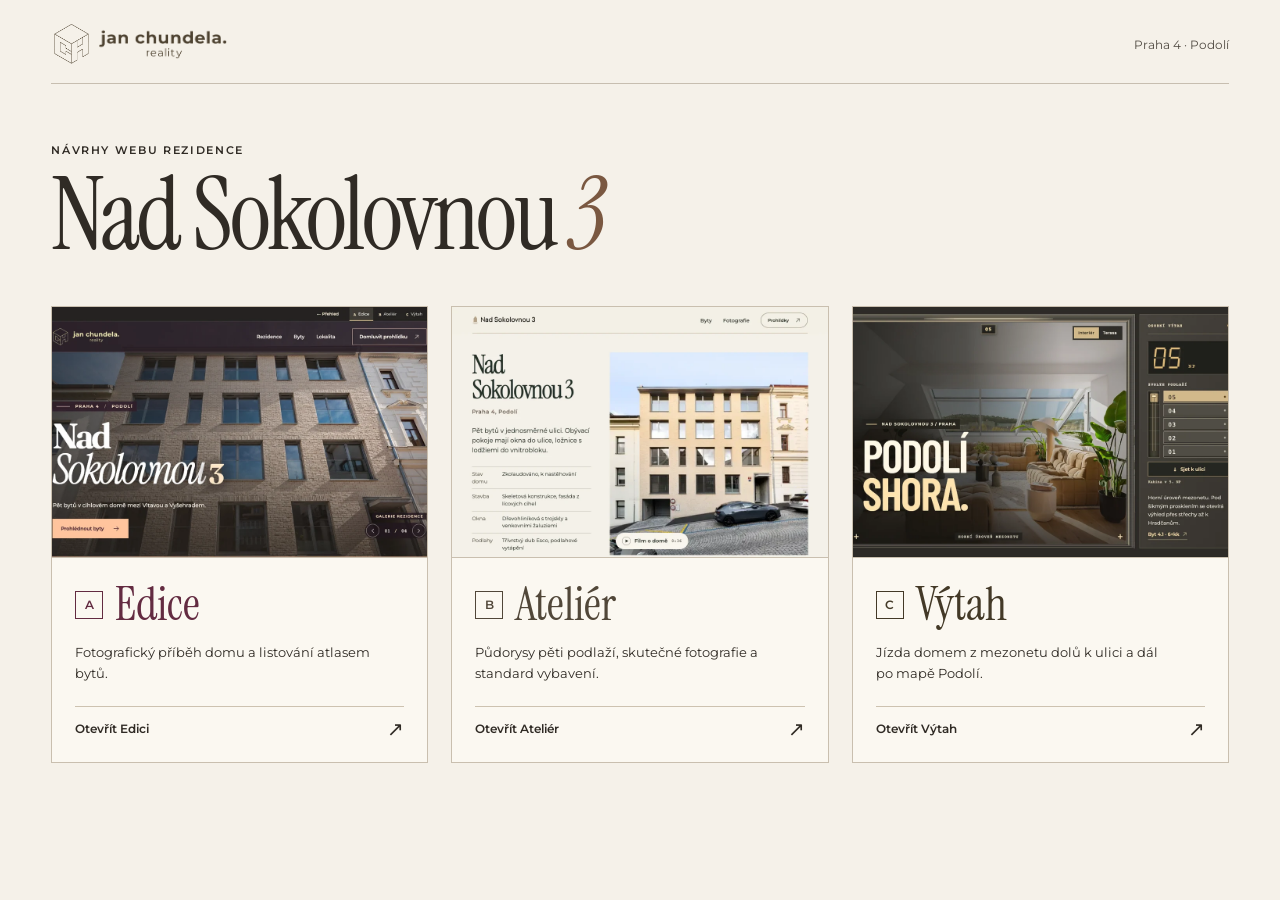
<file: index.html>
<!doctype html>
<html lang="cs">
<head>
  <meta charset="utf-8">
  <meta name="viewport" content="width=device-width,initial-scale=1">
  <meta name="robots" content="noindex, nofollow">
  <meta name="theme-color" content="#f5f1e9">
  <meta name="description" content="Tři návrhy webu rezidence Nad Sokolovnou 3 v pražském Podolí pro Chundela Reality.">
  <title>Nad Sokolovnou 3 · Tři návrhy pro Chundela Reality</title>
  <link rel="icon" href="assets/ch-mark.png">
  <link rel="stylesheet" href="assets/fonts.css">
  <link rel="stylesheet" href="overview.b891559bc2.css">
</head>
<body>
  <header class="mast">
    <img src="assets/ch-mark.png" width="40" height="40" alt=""><img src="assets/ch-name.png" width="128" alt="Jan Chundela Reality">
    <span>Praha 4 · Podolí</span>
  </header>
  <main>
    <div class="introduction">
      <p>Návrhy webu rezidence</p>
      <h1>Nad Sokolovnou <em>3</em></h1>
    </div>
    <nav class="choices" aria-label="Vyberte návrh webu">
      <a class="choice edice" href="edice.html">
        <div class="preview"><img src="assets/nahled-edice.webp" alt="Titulní strana Edice s fotografií cihlové fasády" width="960" height="640"></div>
        <div class="copy"><div class="title"><span>A</span><h2>Edice</h2></div><p>Fotografický příběh domu a listování atlasem bytů.</p><strong>Otevřít Edici <i aria-hidden="true">↗</i></strong></div>
      </a>
      <a class="choice atelier" href="atelier.html">
        <div class="preview"><img src="assets/nahled-atelier.webp?v=atelier-7" alt="Průčelí rezidence a přehled standardu bytů" width="960" height="640"></div>
        <div class="copy"><div class="title"><span>B</span><h2>Ateliér</h2></div><p>Půdorysy pěti podlaží, skutečné fotografie a standard vybavení.</p><strong>Otevřít Ateliér <i aria-hidden="true">↗</i></strong></div>
      </a>
      <a class="choice vytah" href="vytah.html">
        <div class="preview"><img src="assets/nahled-vytah.webp" alt="Pohled z kabiny výtahu s ovládacím panelem" width="960" height="640"></div>
        <div class="copy"><div class="title"><span>C</span><h2>Výtah</h2></div><p>Jízda domem z mezonetu dolů k ulici a dál po mapě Podolí.</p><strong>Otevřít Výtah <i aria-hidden="true">↗</i></strong></div>
      </a>
    </nav>
  </main>
</body>
</html>
</file>
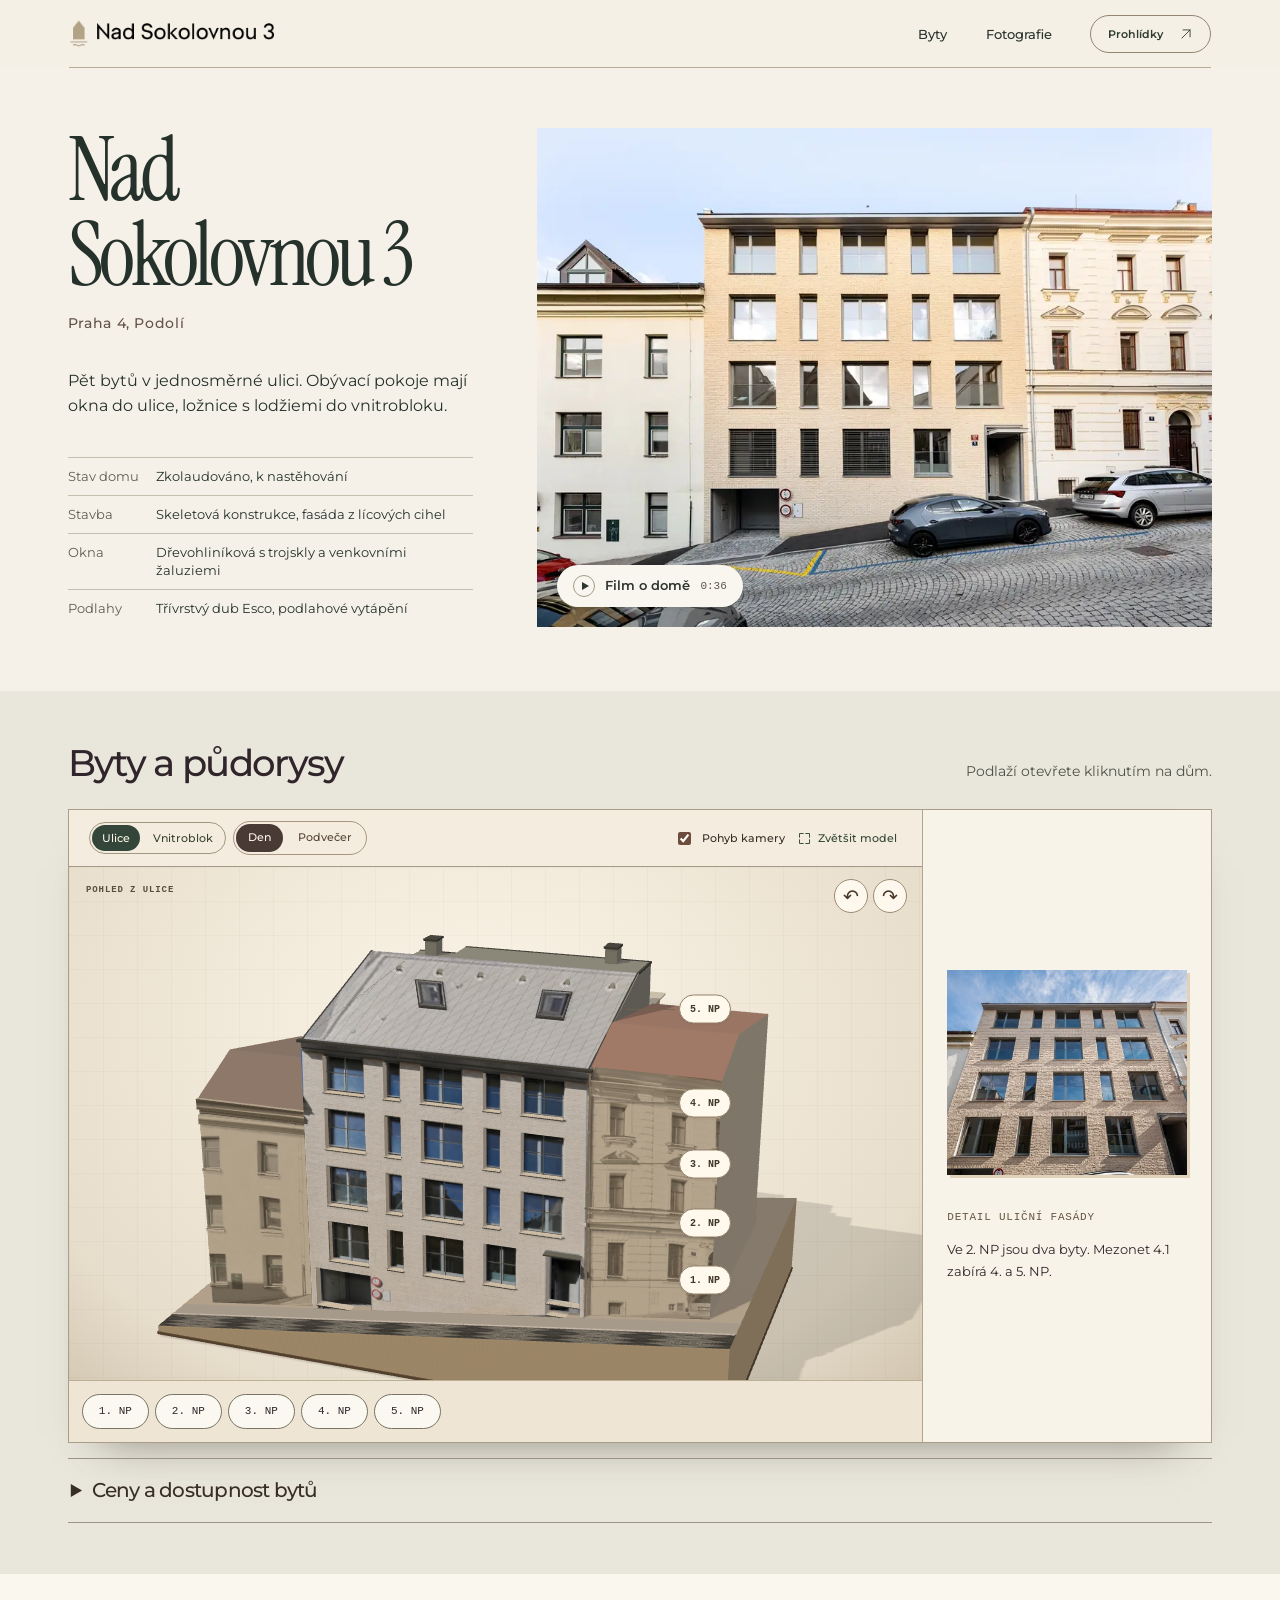
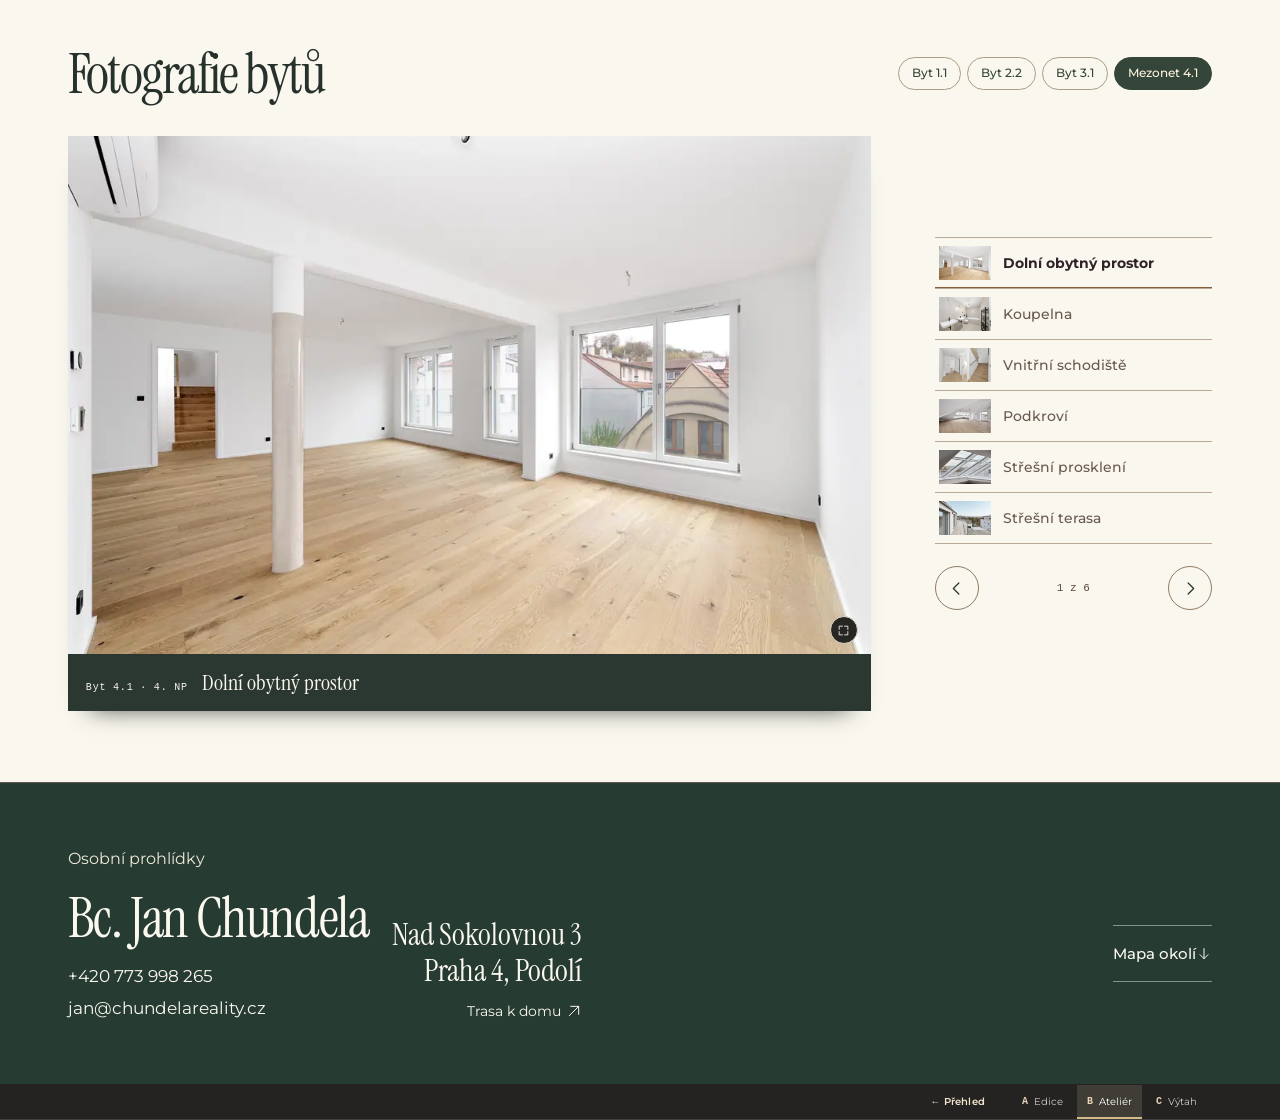
<file: atelier.html>
<!DOCTYPE html><html lang="cs"><head><meta charset="utf-8"><meta name="viewport" content="width=device-width,initial-scale=1"><meta name="robots" content="noindex, nofollow"><meta name="theme-color" content="#302d2a"><meta name="description" content="Pět bytů v rezidenci Nad Sokolovnou 3, Praha 4 – Podolí. Půdorysy, podlahové plochy, ceny a osobní prohlídky s Janem Chundelou."><title>Nad Sokolovnou 3 · Rezidence v Podolí</title><link rel="icon" href="assets/atelier/symbol.png"><link rel="stylesheet" href="assets/fonts.css"><link rel="stylesheet" href="style.ca2fc68836.css"><link rel="stylesheet" href="model.e422124b8e.css"><link rel="stylesheet" href="atelier.9737ea2a44.css"><link rel="stylesheet" href="atelier-edition.56aae0dae2.css"><link rel="stylesheet" href="atelier-visite.ecdd1eca9d.css"><link rel="stylesheet" href="atelier-court.bd07dcae7e.css"></head><body class="design-b"><a class="skip" href="#byty">Přejít na výběr bytu</a><header class="head atelier-head">
      <a class="project-logo" href="#uvod" aria-label="Nad Sokolovnou 3, úvod"><img src="assets/atelier/znak-projektu.png" alt="Nad Sokolovnou 3"></a>
      <nav class="mainnav" id="mainnav" aria-label="Hlavní navigace"><a href="#byty">Byty</a><a href="#galerie">Fotografie</a></nav>
      <a class="contactnav" href="#kontakt">Prohlídky <svg viewBox="0 0 24 24" fill="none" stroke="currentColor" stroke-width="1.5" stroke-linecap="round" stroke-linejoin="round" aria-hidden="true"><path d="M5 19 19 5M7 5h12v12"/></svg></a>
      <button class="menubtn" aria-label="Otevřít navigaci" aria-expanded="false" aria-controls="mainnav"><svg viewBox="0 0 24 24" fill="none" stroke="currentColor" stroke-width="1.5" stroke-linecap="round" stroke-linejoin="round" aria-hidden="true"><path d="M3 8h18M3 16h18"/></svg></button>
    </header><main><section class="address-cover" id="uvod" aria-labelledby="project-title">
      <div class="address-copy" id="rezidence">
        <h1 id="project-title">Nad <br>Sokolovnou 3</h1>
        <p class="address-city">Praha 4, Podolí</p>
        <p class="address-intro">Pět bytů v jednosměrné ulici. Obývací pokoje mají okna do ulice, ložnice s lodžiemi do vnitrobloku.</p>
      </div>
      <figure class="address-plate"><img class="" src="assets/ch-dum-pruceli.webp" srcset="assets/ch-dum-pruceli-640.webp 640w, assets/ch-dum-pruceli-1024.webp 1024w, assets/ch-dum-pruceli.webp 1680w" sizes="(max-width: 750px) 100vw, 58vw" alt="Průčelí rezidence z protějšího chodníku" fetchpriority="high">
        <button type="button" class="plate-film" data-cinema-open aria-haspopup="dialog"><i class="play-mark" aria-hidden="true"></i>Film o domě <small>0:36</small></button></figure>
      <dl class="address-facts">
        <div><dt>Stav domu</dt><dd>Zkolaudováno, k nastěhování</dd></div>
        <div><dt>Stavba</dt><dd>Skeletová konstrukce, fasáda z lícových cihel</dd></div>
        <div><dt>Okna</dt><dd>Dřevohliníková s trojskly a venkovními žaluziemi</dd></div>
        <div><dt>Podlahy</dt><dd>Třívrstvý dub Esco, podlahové vytápění</dd></div>
      </dl>
    </section><section id="byty" class="house-section section-wrap"><header class="plans-heading"><h2>Byty a půdorysy</h2><p>Podlaží otevřete kliknutím na dům.</p></header>
    <p class="sr-arrival" role="status" data-arrival></p><div class="model-sheet"><div class="model-drawing"><div class="drawing-head"><div class="model-aspect" role="group" aria-label="Strana domu"><button type="button" data-aspect="street" aria-pressed="true">Ulice</button><button type="button" data-aspect="court" aria-pressed="false" disabled>Vnitroblok</button></div><div class="model-light" role="group" aria-label="Osvětlení modelu"><button data-model-light="day" aria-pressed="true">Den</button><button data-model-light="evening" aria-pressed="false">Podvečer</button></div><label class="motion-setting"><input type="checkbox" data-camera-motion checked> Pohyb kamery</label><button type="button" class="wide-model" data-model-wide aria-label="Zvětšit model" aria-pressed="false" aria-haspopup="dialog"><svg viewBox="0 0 24 24" fill="none" stroke="currentColor" stroke-width="1.5" stroke-linecap="round" stroke-linejoin="round" aria-hidden="true"><path d="M4 10V4h6m4 0h6v6m0 4v6h-6m-4 0H4v-6"/></svg><span>Zvětšit model</span></button></div><div class="model-canvas"><div data-house-model></div><div class="travel-line" aria-hidden="true"><i></i></div></div><div class="model-scrub" hidden><label for="cut-position">Rozevření domu</label><div class="cut-controls"><input id="cut-position" type="range" min="0" max="100" value="0" step="1" aria-label="Průběh otevření vybraného patra"><div class="cut-stops"><button type="button" data-cut-stop="0">Dům</button><button type="button" data-cut-stop="52">Řez</button><button type="button" data-cut-stop="100">Půdorys</button></div></div></div><div class="model-actions"><div class="floor-strip" role="group" aria-label="Výběr podlaží"><button disabled data-house="1" aria-pressed="false">1. NP</button><button disabled data-house="2" aria-pressed="false">2. NP</button><button disabled data-house="3" aria-pressed="false">3. NP</button><button disabled data-house="4" aria-pressed="false">4. NP</button><button disabled data-house="5" aria-pressed="false">5. NP</button></div><button class="fold-house" hidden>Zpět na celý dům</button></div></div>
    <div class="model-plans" aria-label="Půdorysy vybraného podlaží"><div class="model-transit" hidden aria-hidden="true"><div class="transit-photo"></div><span data-transit-floor></span><strong data-transit-title></strong></div><div class="model-overview"><img class="model-cover-photo" src="assets/fasada-podhled.webp" srcset="assets/fasada-podhled-640.webp 640w, assets/fasada-podhled-1024.webp 1024w, assets/fasada-podhled.webp 1538w" sizes="(max-width: 700px) 100vw, 55vw" alt="Cihlová fasáda rezidence z pohledu od chodníku" loading="lazy" decoding="async"><span class="drawing-label">Detail uliční fasády</span><p>Ve 2. NP jsou dva byty. Mezonet 4.1 zabírá 4. a 5. NP.</p></div><div class="model-result" tabindex="-1" hidden><span class="drawing-label" data-house-label></span><h3 data-house-title></h3><div class="floor-apartments" role="group" aria-label="Byty v podlaží"></div><button class="model-plan" data-floor-plan><img alt="" decoding="async"><span><svg viewBox="0 0 24 24" fill="none" stroke="currentColor" stroke-width="1.5" stroke-linecap="round" stroke-linejoin="round" aria-hidden="true"><path d="M4 10V4h6m4 0h6v6m0 4v6h-6m-4 0H4v-6"/></svg></span></button><p data-house-metrics></p><button class="btn dark" data-floor-detail>Půdorys a detail <svg viewBox="0 0 24 24" fill="none" stroke="currentColor" stroke-width="1.5" stroke-linecap="round" stroke-linejoin="round" aria-hidden="true"><path d="M5 19 19 5M7 5h12v12"/></svg></button><button class="walk-invite" data-enter-unit hidden>Vstoupit do bytu <svg viewBox="0 0 24 24" fill="none" stroke="currentColor" stroke-width="1.5" stroke-linecap="round" stroke-linejoin="round" aria-hidden="true"><path d="M4 12h15m-6-6 6 6-6 6"/></svg></button><a class="specific-visit" data-specific-visit hidden>Prohlídka bytu <svg viewBox="0 0 24 24" fill="none" stroke="currentColor" stroke-width="1.5" stroke-linecap="round" stroke-linejoin="round" aria-hidden="true"><path d="M5 19 19 5M7 5h12v12"/></svg></a><div class="apartment-filmstrip" data-apartment-filmstrip aria-label="Fotografie zvoleného bytu" hidden></div></div></div></div><details class="price-sheet"><summary>Ceny a dostupnost bytů</summary><div class="price-options"><div class="filters" role="group" aria-label="Zobrazit byty"><button data-filter="all" aria-pressed="true">Všechny (5)</button><button data-filter="available" aria-pressed="false">Dostupné (4)</button></div></div><div class="price-rows"><button data-unit="1.1" data-sold="false"><span class="inventory-apartment"><img src="assets/ch-1-1-obyvaci-thumb.webp" width="74" height="48" loading="lazy" alt=""><span>Byt 1.1<small>1. NP</small></span></span><b>4+kk</b><span>108 m²</span><strong>19 900 000 Kč</strong><svg viewBox="0 0 24 24" fill="none" stroke="currentColor" stroke-width="1.5" stroke-linecap="round" stroke-linejoin="round" aria-hidden="true"><path d="M5 19 19 5M7 5h12v12"/></svg></button><button data-unit="2.1" data-sold="true"><span class="inventory-apartment"><img src="assets/plan-2-1.webp" width="74" height="48" loading="lazy" alt=""><span>Byt 2.1<small>2. NP</small></span></span><b>3+kk</b><span>85 m²</span><strong>Prodáno</strong><svg viewBox="0 0 24 24" fill="none" stroke="currentColor" stroke-width="1.5" stroke-linecap="round" stroke-linejoin="round" aria-hidden="true"><path d="M5 19 19 5M7 5h12v12"/></svg></button><button data-unit="2.2" data-sold="false"><span class="inventory-apartment"><img src="assets/ch-2-2-obyvaci-thumb.webp" width="74" height="48" loading="lazy" alt=""><span>Byt 2.2<small>2. NP</small></span></span><b>2+kk</b><span>62 m²</span><strong>12 900 000 Kč</strong><svg viewBox="0 0 24 24" fill="none" stroke="currentColor" stroke-width="1.5" stroke-linecap="round" stroke-linejoin="round" aria-hidden="true"><path d="M5 19 19 5M7 5h12v12"/></svg></button><button data-unit="3.1" data-sold="false"><span class="inventory-apartment"><img src="assets/ch-3-1-obyvaci-thumb.webp" width="74" height="48" loading="lazy" alt=""><span>Byt 3.1<small>3. NP</small></span></span><b>5+kk</b><span>153 m²</span><strong>29 900 000 Kč</strong><svg viewBox="0 0 24 24" fill="none" stroke="currentColor" stroke-width="1.5" stroke-linecap="round" stroke-linejoin="round" aria-hidden="true"><path d="M5 19 19 5M7 5h12v12"/></svg></button><button data-unit="4.1" data-sold="false"><span class="inventory-apartment"><img src="assets/ch-4-1-podkrovi-thumb.webp" width="74" height="48" loading="lazy" alt=""><span>Byt 4.1<small>4.–5. NP</small></span></span><b>6+kk</b><span>205 m²</span><strong>39 490 000 Kč</strong><svg viewBox="0 0 24 24" fill="none" stroke="currentColor" stroke-width="1.5" stroke-linecap="round" stroke-linejoin="round" aria-hidden="true"><path d="M5 19 19 5M7 5h12v12"/></svg></button></div><p class="inventory-note">Podlahové plochy nezahrnují lodžie a terasy. Ceny a dostupnost podle podkladů k 11. 11. 2026. Aktuální stav potvrdí Jan Chundela.</p></details></section><section id="galerie" class="b-gallery address-gallery"><div class="gallery-line" id="mezonet">
      <h2>Fotografie bytů</h2>
      <div class="folio-filters" role="group" aria-label="Fotografie podle bytu"><button type="button" data-album="1.1" aria-pressed="false">Byt 1.1</button><button type="button" data-album="2.2" aria-pressed="false">Byt 2.2</button><button type="button" data-album="3.1" aria-pressed="false">Byt 3.1</button><button type="button" data-album="4.1" aria-pressed="true">Mezonet 4.1</button></div></div>
      <div class="folio"><div class="folio-stage"><figure class="folio-frame" data-frame-key="ch-4-1-dolni"><button class="imgbtn " data-gallery="ch-4-1-dolni" aria-label="Zvětšit snímek — Dolní obytný prostor"><img class="" src="assets/ch-4-1-dolni.webp" srcset="assets/ch-4-1-dolni-640.webp 640w, assets/ch-4-1-dolni-1024.webp 1024w, assets/ch-4-1-dolni.webp 1680w" sizes="(max-width: 700px) 100vw, 55vw" alt="Obytný prostor v dolním podlaží mezonetu" loading="lazy" decoding="async"><span class="image-caption">Dolní obytný prostor</span><i class="zoombadge"><svg viewBox="0 0 24 24" fill="none" stroke="currentColor" stroke-width="1.5" stroke-linecap="round" stroke-linejoin="round" aria-hidden="true"><path d="M4 10V4h6m4 0h6v6m0 4v6h-6m-4 0H4v-6"/></svg></i></button><figcaption><small>Byt 4.1 · 4. NP</small><span>Dolní obytný prostor</span></figcaption></figure><figure class="folio-frame" data-frame-key="ch-4-1-koupelna"><button class="imgbtn " data-gallery="ch-4-1-koupelna" aria-label="Zvětšit snímek — Koupelna"><img class="" src="assets/ch-4-1-koupelna.webp" srcset="assets/ch-4-1-koupelna-640.webp 640w, assets/ch-4-1-koupelna-1024.webp 1024w, assets/ch-4-1-koupelna.webp 1680w" sizes="(max-width: 700px) 100vw, 55vw" alt="Koupelna s vanou a dvěma umyvadly" loading="lazy" decoding="async"><span class="image-caption">Koupelna</span><i class="zoombadge"><svg viewBox="0 0 24 24" fill="none" stroke="currentColor" stroke-width="1.5" stroke-linecap="round" stroke-linejoin="round" aria-hidden="true"><path d="M4 10V4h6m4 0h6v6m0 4v6h-6m-4 0H4v-6"/></svg></i></button><figcaption><small>Byt 4.1 · 4. NP</small><span>Koupelna</span></figcaption></figure><figure class="folio-frame" data-frame-key="ch-4-1-schodiste"><button class="imgbtn " data-gallery="ch-4-1-schodiste" aria-label="Zvětšit snímek — Vnitřní schodiště"><img class="" src="assets/ch-4-1-schodiste.webp" srcset="assets/ch-4-1-schodiste-640.webp 640w, assets/ch-4-1-schodiste-1024.webp 1024w, assets/ch-4-1-schodiste.webp 1680w" sizes="(max-width: 700px) 100vw, 55vw" alt="Vnitřní schodiště mezi oběma podlažími" loading="lazy" decoding="async"><span class="image-caption">Vnitřní schodiště</span><i class="zoombadge"><svg viewBox="0 0 24 24" fill="none" stroke="currentColor" stroke-width="1.5" stroke-linecap="round" stroke-linejoin="round" aria-hidden="true"><path d="M4 10V4h6m4 0h6v6m0 4v6h-6m-4 0H4v-6"/></svg></i></button><figcaption><small>Byt 4.1 · 4. NP</small><span>Vnitřní schodiště</span></figcaption></figure><figure class="folio-frame" data-frame-key="ch-4-1-podkrovi"><button class="imgbtn " data-gallery="ch-4-1-podkrovi" aria-label="Zvětšit snímek — Podkroví"><img class="" src="assets/ch-4-1-podkrovi.webp" srcset="assets/ch-4-1-podkrovi-640.webp 640w, assets/ch-4-1-podkrovi-1024.webp 1024w, assets/ch-4-1-podkrovi.webp 1680w" sizes="(max-width: 700px) 100vw, 55vw" alt="Horní úroveň mezonetu se střešním prosklením" loading="lazy" decoding="async"><span class="image-caption">Podkroví</span><i class="zoombadge"><svg viewBox="0 0 24 24" fill="none" stroke="currentColor" stroke-width="1.5" stroke-linecap="round" stroke-linejoin="round" aria-hidden="true"><path d="M4 10V4h6m4 0h6v6m0 4v6h-6m-4 0H4v-6"/></svg></i></button><figcaption><small>Byt 4.1 · 5. NP</small><span>Podkroví</span></figcaption></figure><figure class="folio-frame" data-frame-key="ch-4-1-okna"><button class="imgbtn " data-gallery="ch-4-1-okna" aria-label="Zvětšit snímek — Střešní prosklení"><img class="" src="assets/ch-4-1-okna.webp" srcset="assets/ch-4-1-okna-640.webp 640w, assets/ch-4-1-okna-1024.webp 1024w, assets/ch-4-1-okna.webp 1680w" sizes="(max-width: 700px) 100vw, 55vw" alt="Detail šikmého prosklení v horním podlaží" loading="lazy" decoding="async"><span class="image-caption">Střešní prosklení</span><i class="zoombadge"><svg viewBox="0 0 24 24" fill="none" stroke="currentColor" stroke-width="1.5" stroke-linecap="round" stroke-linejoin="round" aria-hidden="true"><path d="M4 10V4h6m4 0h6v6m0 4v6h-6m-4 0H4v-6"/></svg></i></button><figcaption><small>Byt 4.1 · 5. NP</small><span>Střešní prosklení</span></figcaption></figure><figure class="folio-frame" data-frame-key="ch-4-1-terasa"><button class="imgbtn " data-gallery="ch-4-1-terasa" aria-label="Zvětšit snímek — Střešní terasa"><img class="" src="assets/ch-4-1-terasa.webp" srcset="assets/ch-4-1-terasa-640.webp 640w, assets/ch-4-1-terasa-1024.webp 1024w, assets/ch-4-1-terasa.webp 1680w" sizes="(max-width: 700px) 100vw, 55vw" alt="Střešní terasa nad Podolím" loading="lazy" decoding="async"><span class="image-caption">Střešní terasa</span><i class="zoombadge"><svg viewBox="0 0 24 24" fill="none" stroke="currentColor" stroke-width="1.5" stroke-linecap="round" stroke-linejoin="round" aria-hidden="true"><path d="M4 10V4h6m4 0h6v6m0 4v6h-6m-4 0H4v-6"/></svg></i></button><figcaption><small>Byt 4.1 · 5. NP</small><span>Střešní terasa</span></figcaption></figure></div><div class="folio-side"><div class="folio-index" aria-label="Výběr fotografie"><button type="button" data-folio-index="0" aria-pressed="true"><img src="assets/ch-4-1-dolni-thumb.webp" width="72" height="48" loading="lazy" alt="">Dolní obytný prostor</button><button type="button" data-folio-index="1" aria-pressed="false"><img src="assets/ch-4-1-koupelna-thumb.webp" width="72" height="48" loading="lazy" alt="">Koupelna</button><button type="button" data-folio-index="2" aria-pressed="false"><img src="assets/ch-4-1-schodiste-thumb.webp" width="72" height="48" loading="lazy" alt="">Vnitřní schodiště</button><button type="button" data-folio-index="3" aria-pressed="false"><img src="assets/ch-4-1-podkrovi-thumb.webp" width="72" height="48" loading="lazy" alt="">Podkroví</button><button type="button" data-folio-index="4" aria-pressed="false"><img src="assets/ch-4-1-okna-thumb.webp" width="72" height="48" loading="lazy" alt="">Střešní prosklení</button><button type="button" data-folio-index="5" aria-pressed="false"><img src="assets/ch-4-1-terasa-thumb.webp" width="72" height="48" loading="lazy" alt="">Střešní terasa</button></div>
      <div class="folio-arrows"><button type="button" data-folio-step="-1" aria-label="Předchozí fotografie"><svg viewBox="0 0 24 24" fill="none" stroke="currentColor" stroke-width="1.5" stroke-linecap="round" stroke-linejoin="round" aria-hidden="true"><path d="m15 5-7 7 7 7"/></svg></button><output aria-live="polite" data-folio-count></output><button type="button" data-folio-step="1" aria-label="Další fotografie"><svg viewBox="0 0 24 24" fill="none" stroke="currentColor" stroke-width="1.5" stroke-linecap="round" stroke-linejoin="round" aria-hidden="true"><path d="m9 5 7 7-7 7"/></svg></button></div></div></div><template data-book="1.1"><div><figure class="folio-frame" data-frame-key="ch-1-1-obyvaci"><button class="imgbtn " data-gallery="ch-1-1-obyvaci" aria-label="Zvětšit snímek — Obývací pokoj"><img class="" src="assets/ch-1-1-obyvaci.webp" srcset="assets/ch-1-1-obyvaci-640.webp 640w, assets/ch-1-1-obyvaci-1024.webp 1024w, assets/ch-1-1-obyvaci.webp 1680w" sizes="(max-width: 700px) 100vw, 55vw" alt="Obytný prostor s okny do ulice" loading="lazy" decoding="async"><span class="image-caption">Obývací pokoj</span><i class="zoombadge"><svg viewBox="0 0 24 24" fill="none" stroke="currentColor" stroke-width="1.5" stroke-linecap="round" stroke-linejoin="round" aria-hidden="true"><path d="M4 10V4h6m4 0h6v6m0 4v6h-6m-4 0H4v-6"/></svg></i></button><figcaption><small>Byt 1.1 · 1. NP</small><span>Obývací pokoj</span></figcaption></figure><figure class="folio-frame" data-frame-key="ch-1-1-stupne"><button class="imgbtn " data-gallery="ch-1-1-stupne" aria-label="Zvětšit snímek — Dubové stupně"><img class="" src="assets/ch-1-1-stupne.webp" srcset="assets/ch-1-1-stupne-640.webp 640w, assets/ch-1-1-stupne-1024.webp 1024w, assets/ch-1-1-stupne.webp 1680w" sizes="(max-width: 700px) 100vw, 55vw" alt="Dřevěné stupně mezi částmi obytného prostoru" loading="lazy" decoding="async"><span class="image-caption">Dubové stupně</span><i class="zoombadge"><svg viewBox="0 0 24 24" fill="none" stroke="currentColor" stroke-width="1.5" stroke-linecap="round" stroke-linejoin="round" aria-hidden="true"><path d="M4 10V4h6m4 0h6v6m0 4v6h-6m-4 0H4v-6"/></svg></i></button><figcaption><small>Byt 1.1 · 1. NP</small><span>Dubové stupně</span></figcaption></figure><figure class="folio-frame" data-frame-key="ch-1-1-pokoj"><button class="imgbtn " data-gallery="ch-1-1-pokoj" aria-label="Zvětšit snímek — Pokoj u lodžie"><img class="" src="assets/ch-1-1-pokoj.webp" srcset="assets/ch-1-1-pokoj-640.webp 640w, assets/ch-1-1-pokoj-1024.webp 1024w, assets/ch-1-1-pokoj.webp 1680w" sizes="(max-width: 700px) 100vw, 55vw" alt="Pokoj se vstupem na lodžii" loading="lazy" decoding="async"><span class="image-caption">Pokoj u lodžie</span><i class="zoombadge"><svg viewBox="0 0 24 24" fill="none" stroke="currentColor" stroke-width="1.5" stroke-linecap="round" stroke-linejoin="round" aria-hidden="true"><path d="M4 10V4h6m4 0h6v6m0 4v6h-6m-4 0H4v-6"/></svg></i></button><figcaption><small>Byt 1.1 · 1. NP</small><span>Pokoj u lodžie</span></figcaption></figure><figure class="folio-frame" data-frame-key="ch-1-1-koupelna"><button class="imgbtn " data-gallery="ch-1-1-koupelna" aria-label="Zvětšit snímek — Koupelna"><img class="" src="assets/ch-1-1-koupelna.webp" srcset="assets/ch-1-1-koupelna-640.webp 640w, assets/ch-1-1-koupelna-1024.webp 1024w, assets/ch-1-1-koupelna.webp 1680w" sizes="(max-width: 700px) 100vw, 55vw" alt="Koupelna se sprchou a světlým obkladem" loading="lazy" decoding="async"><span class="image-caption">Koupelna</span><i class="zoombadge"><svg viewBox="0 0 24 24" fill="none" stroke="currentColor" stroke-width="1.5" stroke-linecap="round" stroke-linejoin="round" aria-hidden="true"><path d="M4 10V4h6m4 0h6v6m0 4v6h-6m-4 0H4v-6"/></svg></i></button><figcaption><small>Byt 1.1 · 1. NP</small><span>Koupelna</span></figcaption></figure><figure class="folio-frame" data-frame-key="ch-1-1-lodzie"><button class="imgbtn " data-gallery="ch-1-1-lodzie" aria-label="Zvětšit snímek — Lodžie"><img class="" src="assets/ch-1-1-lodzie.webp" srcset="assets/ch-1-1-lodzie-640.webp 640w, assets/ch-1-1-lodzie-1024.webp 1024w, assets/ch-1-1-lodzie.webp 1680w" sizes="(max-width: 700px) 100vw, 55vw" alt="Lodžie směrem do vnitrobloku" loading="lazy" decoding="async"><span class="image-caption">Lodžie</span><i class="zoombadge"><svg viewBox="0 0 24 24" fill="none" stroke="currentColor" stroke-width="1.5" stroke-linecap="round" stroke-linejoin="round" aria-hidden="true"><path d="M4 10V4h6m4 0h6v6m0 4v6h-6m-4 0H4v-6"/></svg></i></button><figcaption><small>Byt 1.1 · 1. NP</small><span>Lodžie</span></figcaption></figure></div><div><button type="button" data-folio-index="0" aria-pressed="true"><img src="assets/ch-1-1-obyvaci-thumb.webp" width="72" height="48" loading="lazy" alt="">Obývací pokoj</button><button type="button" data-folio-index="1" aria-pressed="false"><img src="assets/ch-1-1-stupne-thumb.webp" width="72" height="48" loading="lazy" alt="">Dubové stupně</button><button type="button" data-folio-index="2" aria-pressed="false"><img src="assets/ch-1-1-pokoj-thumb.webp" width="72" height="48" loading="lazy" alt="">Pokoj u lodžie</button><button type="button" data-folio-index="3" aria-pressed="false"><img src="assets/ch-1-1-koupelna-thumb.webp" width="72" height="48" loading="lazy" alt="">Koupelna</button><button type="button" data-folio-index="4" aria-pressed="false"><img src="assets/ch-1-1-lodzie-thumb.webp" width="72" height="48" loading="lazy" alt="">Lodžie</button></div></template><template data-book="2.2"><div><figure class="folio-frame" data-frame-key="ch-2-2-obyvaci"><button class="imgbtn " data-gallery="ch-2-2-obyvaci" aria-label="Zvětšit snímek — Obývací pokoj"><img class="" src="assets/ch-2-2-obyvaci.webp" srcset="assets/ch-2-2-obyvaci-640.webp 640w, assets/ch-2-2-obyvaci-1024.webp 1024w, assets/ch-2-2-obyvaci.webp 1680w" sizes="(max-width: 700px) 100vw, 55vw" alt="Obývací pokoj s přípravou pro kuchyňský kout" loading="lazy" decoding="async"><span class="image-caption">Obývací pokoj</span><i class="zoombadge"><svg viewBox="0 0 24 24" fill="none" stroke="currentColor" stroke-width="1.5" stroke-linecap="round" stroke-linejoin="round" aria-hidden="true"><path d="M4 10V4h6m4 0h6v6m0 4v6h-6m-4 0H4v-6"/></svg></i></button><figcaption><small>Byt 2.2 · 2. NP</small><span>Obývací pokoj</span></figcaption></figure><figure class="folio-frame" data-frame-key="ch-2-2-loznice"><button class="imgbtn " data-gallery="ch-2-2-loznice" aria-label="Zvětšit snímek — Ložnice"><img class="" src="assets/ch-2-2-loznice.webp" srcset="assets/ch-2-2-loznice-640.webp 640w, assets/ch-2-2-loznice-1024.webp 1024w, assets/ch-2-2-loznice.webp 1680w" sizes="(max-width: 700px) 100vw, 55vw" alt="Ložnice se vstupem na lodžii" loading="lazy" decoding="async"><span class="image-caption">Ložnice</span><i class="zoombadge"><svg viewBox="0 0 24 24" fill="none" stroke="currentColor" stroke-width="1.5" stroke-linecap="round" stroke-linejoin="round" aria-hidden="true"><path d="M4 10V4h6m4 0h6v6m0 4v6h-6m-4 0H4v-6"/></svg></i></button><figcaption><small>Byt 2.2 · 2. NP</small><span>Ložnice</span></figcaption></figure><figure class="folio-frame" data-frame-key="ch-2-2-koupelna"><button class="imgbtn " data-gallery="ch-2-2-koupelna" aria-label="Zvětšit snímek — Koupelna"><img class="" src="assets/ch-2-2-koupelna.webp" srcset="assets/ch-2-2-koupelna-640.webp 640w, assets/ch-2-2-koupelna-1024.webp 1024w, assets/ch-2-2-koupelna.webp 1680w" sizes="(max-width: 700px) 100vw, 55vw" alt="Koupelna s vanou a černou baterií" loading="lazy" decoding="async"><span class="image-caption">Koupelna</span><i class="zoombadge"><svg viewBox="0 0 24 24" fill="none" stroke="currentColor" stroke-width="1.5" stroke-linecap="round" stroke-linejoin="round" aria-hidden="true"><path d="M4 10V4h6m4 0h6v6m0 4v6h-6m-4 0H4v-6"/></svg></i></button><figcaption><small>Byt 2.2 · 2. NP</small><span>Koupelna</span></figcaption></figure><figure class="folio-frame" data-frame-key="ch-2-2-lodzie"><button class="imgbtn " data-gallery="ch-2-2-lodzie" aria-label="Zvětšit snímek — Lodžie"><img class="" src="assets/ch-2-2-lodzie.webp" srcset="assets/ch-2-2-lodzie-640.webp 640w, assets/ch-2-2-lodzie-1024.webp 1024w, assets/ch-2-2-lodzie.webp 1680w" sizes="(max-width: 700px) 100vw, 55vw" alt="Lodžie s výhledem do zeleně" loading="lazy" decoding="async"><span class="image-caption">Lodžie</span><i class="zoombadge"><svg viewBox="0 0 24 24" fill="none" stroke="currentColor" stroke-width="1.5" stroke-linecap="round" stroke-linejoin="round" aria-hidden="true"><path d="M4 10V4h6m4 0h6v6m0 4v6h-6m-4 0H4v-6"/></svg></i></button><figcaption><small>Byt 2.2 · 2. NP</small><span>Lodžie</span></figcaption></figure></div><div><button type="button" data-folio-index="0" aria-pressed="true"><img src="assets/ch-2-2-obyvaci-thumb.webp" width="72" height="48" loading="lazy" alt="">Obývací pokoj</button><button type="button" data-folio-index="1" aria-pressed="false"><img src="assets/ch-2-2-loznice-thumb.webp" width="72" height="48" loading="lazy" alt="">Ložnice</button><button type="button" data-folio-index="2" aria-pressed="false"><img src="assets/ch-2-2-koupelna-thumb.webp" width="72" height="48" loading="lazy" alt="">Koupelna</button><button type="button" data-folio-index="3" aria-pressed="false"><img src="assets/ch-2-2-lodzie-thumb.webp" width="72" height="48" loading="lazy" alt="">Lodžie</button></div></template><template data-book="3.1"><div><figure class="folio-frame" data-frame-key="ch-3-1-obyvaci"><button class="imgbtn " data-gallery="ch-3-1-obyvaci" aria-label="Zvětšit snímek — Obývací pokoj"><img class="" src="assets/ch-3-1-obyvaci.webp" srcset="assets/ch-3-1-obyvaci-640.webp 640w, assets/ch-3-1-obyvaci-1024.webp 1024w, assets/ch-3-1-obyvaci.webp 1680w" sizes="(max-width: 700px) 100vw, 55vw" alt="Obytný prostor třetího podlaží" loading="lazy" decoding="async"><span class="image-caption">Obývací pokoj</span><i class="zoombadge"><svg viewBox="0 0 24 24" fill="none" stroke="currentColor" stroke-width="1.5" stroke-linecap="round" stroke-linejoin="round" aria-hidden="true"><path d="M4 10V4h6m4 0h6v6m0 4v6h-6m-4 0H4v-6"/></svg></i></button><figcaption><small>Byt 3.1 · 3. NP</small><span>Obývací pokoj</span></figcaption></figure><figure class="folio-frame" data-frame-key="ch-3-1-pokoj"><button class="imgbtn " data-gallery="ch-3-1-pokoj" aria-label="Zvětšit snímek — Pokoj do ulice"><img class="" src="assets/ch-3-1-pokoj.webp" srcset="assets/ch-3-1-pokoj-640.webp 640w, assets/ch-3-1-pokoj-1024.webp 1024w, assets/ch-3-1-pokoj.webp 1680w" sizes="(max-width: 700px) 100vw, 55vw" alt="Pokoj s okny do ulice" loading="lazy" decoding="async"><span class="image-caption">Pokoj do ulice</span><i class="zoombadge"><svg viewBox="0 0 24 24" fill="none" stroke="currentColor" stroke-width="1.5" stroke-linecap="round" stroke-linejoin="round" aria-hidden="true"><path d="M4 10V4h6m4 0h6v6m0 4v6h-6m-4 0H4v-6"/></svg></i></button><figcaption><small>Byt 3.1 · 3. NP</small><span>Pokoj do ulice</span></figcaption></figure><figure class="folio-frame" data-frame-key="ch-3-1-loznice"><button class="imgbtn " data-gallery="ch-3-1-loznice" aria-label="Zvětšit snímek — Ložnice"><img class="" src="assets/ch-3-1-loznice.webp" srcset="assets/ch-3-1-loznice-640.webp 640w, assets/ch-3-1-loznice-1024.webp 1024w, assets/ch-3-1-loznice.webp 1680w" sizes="(max-width: 700px) 100vw, 55vw" alt="Pokoj se vstupem na lodžii" loading="lazy" decoding="async"><span class="image-caption">Ložnice</span><i class="zoombadge"><svg viewBox="0 0 24 24" fill="none" stroke="currentColor" stroke-width="1.5" stroke-linecap="round" stroke-linejoin="round" aria-hidden="true"><path d="M4 10V4h6m4 0h6v6m0 4v6h-6m-4 0H4v-6"/></svg></i></button><figcaption><small>Byt 3.1 · 3. NP</small><span>Ložnice</span></figcaption></figure><figure class="folio-frame" data-frame-key="ch-3-1-lodzie"><button class="imgbtn " data-gallery="ch-3-1-lodzie" aria-label="Zvětšit snímek — Lodžie do dvora"><img class="" src="assets/ch-3-1-lodzie.webp" srcset="assets/ch-3-1-lodzie-640.webp 640w, assets/ch-3-1-lodzie-1024.webp 1024w, assets/ch-3-1-lodzie.webp 1680w" sizes="(max-width: 700px) 100vw, 55vw" alt="Z lodžie do podolského vnitrobloku" loading="lazy" decoding="async"><span class="image-caption">Lodžie do dvora</span><i class="zoombadge"><svg viewBox="0 0 24 24" fill="none" stroke="currentColor" stroke-width="1.5" stroke-linecap="round" stroke-linejoin="round" aria-hidden="true"><path d="M4 10V4h6m4 0h6v6m0 4v6h-6m-4 0H4v-6"/></svg></i></button><figcaption><small>Byt 3.1 · 3. NP</small><span>Lodžie do dvora</span></figcaption></figure><figure class="folio-frame" data-frame-key="ch-3-1-koupelna"><button class="imgbtn " data-gallery="ch-3-1-koupelna" aria-label="Zvětšit snímek — Koupelna"><img class="" src="assets/ch-3-1-koupelna.webp" srcset="assets/ch-3-1-koupelna-640.webp 640w, assets/ch-3-1-koupelna-1024.webp 1024w, assets/ch-3-1-koupelna.webp 1680w" sizes="(max-width: 700px) 100vw, 55vw" alt="Vana a dvojumyvadlo v koupelně" loading="lazy" decoding="async"><span class="image-caption">Koupelna</span><i class="zoombadge"><svg viewBox="0 0 24 24" fill="none" stroke="currentColor" stroke-width="1.5" stroke-linecap="round" stroke-linejoin="round" aria-hidden="true"><path d="M4 10V4h6m4 0h6v6m0 4v6h-6m-4 0H4v-6"/></svg></i></button><figcaption><small>Byt 3.1 · 3. NP</small><span>Koupelna</span></figcaption></figure><figure class="folio-frame" data-frame-key="ch-3-1-druha-lodzie"><button class="imgbtn " data-gallery="ch-3-1-druha-lodzie" aria-label="Zvětšit snímek — Druhá lodžie"><img class="" src="assets/ch-3-1-druha-lodzie.webp" srcset="assets/ch-3-1-druha-lodzie-640.webp 640w, assets/ch-3-1-druha-lodzie-1024.webp 1024w, assets/ch-3-1-druha-lodzie.webp 1680w" sizes="(max-width: 700px) 100vw, 55vw" alt="Pohled z druhé lodžie" loading="lazy" decoding="async"><span class="image-caption">Druhá lodžie</span><i class="zoombadge"><svg viewBox="0 0 24 24" fill="none" stroke="currentColor" stroke-width="1.5" stroke-linecap="round" stroke-linejoin="round" aria-hidden="true"><path d="M4 10V4h6m4 0h6v6m0 4v6h-6m-4 0H4v-6"/></svg></i></button><figcaption><small>Byt 3.1 · 3. NP</small><span>Druhá lodžie</span></figcaption></figure></div><div><button type="button" data-folio-index="0" aria-pressed="true"><img src="assets/ch-3-1-obyvaci-thumb.webp" width="72" height="48" loading="lazy" alt="">Obývací pokoj</button><button type="button" data-folio-index="1" aria-pressed="false"><img src="assets/ch-3-1-pokoj-thumb.webp" width="72" height="48" loading="lazy" alt="">Pokoj do ulice</button><button type="button" data-folio-index="2" aria-pressed="false"><img src="assets/ch-3-1-loznice-thumb.webp" width="72" height="48" loading="lazy" alt="">Ložnice</button><button type="button" data-folio-index="3" aria-pressed="false"><img src="assets/ch-3-1-lodzie-thumb.webp" width="72" height="48" loading="lazy" alt="">Lodžie do dvora</button><button type="button" data-folio-index="4" aria-pressed="false"><img src="assets/ch-3-1-koupelna-thumb.webp" width="72" height="48" loading="lazy" alt="">Koupelna</button><button type="button" data-folio-index="5" aria-pressed="false"><img src="assets/ch-3-1-druha-lodzie-thumb.webp" width="72" height="48" loading="lazy" alt="">Druhá lodžie</button></div></template></section></main><footer id="kontakt" class="address-contact">
      <div class="contact-columns"><div><h2>Osobní prohlídky</h2>
        <address><strong>Bc. Jan Chundela</strong><a href="tel:+420773998265">+420 773 998 265</a><a href="mailto:jan@chundelareality.cz?subject=Nad%20Sokolovnou%203%20%C2%B7%20Osobn%C3%AD%20prohl%C3%ADdka">jan@chundelareality.cz</a></address></div>
        <div class="meeting-place"><p>Nad Sokolovnou 3<br>Praha 4, Podolí</p><a class="route" href="https://www.google.com/maps/search/?api=1&query=Nad+Sokolovnou+3%2C+Praha+4%2C+Podol%C3%AD" target="_blank" rel="noopener">Trasa k domu <svg viewBox="0 0 24 24" fill="none" stroke="currentColor" stroke-width="1.5" stroke-linecap="round" stroke-linejoin="round" aria-hidden="true"><path d="M5 19 19 5M7 5h12v12"/></svg></a></div>
      </div><details id="podoli" class="address-map"><summary>Mapa okolí <svg viewBox="0 0 24 24" fill="none" stroke="currentColor" stroke-width="1.5" stroke-linecap="round" stroke-linejoin="round" aria-hidden="true"><path d="M12 4v15m-6-6 6 6 6-6"/></svg></summary>
      <div class="paper-atlas"><div class="atlas-map"><div class="atlas-window"><img class="atlas-base" src="assets/atelier/podoli-papir.svg" loading="lazy" width="900" height="650" alt="Mapa Podolí s vyznačením rezidence a čtyř míst v jejím okolí"><button type="button" class="paper-pin" data-near="0" aria-label="Rezidence" aria-pressed="true" style="left:58.44%;top:59.64%"><span aria-hidden="true"><svg viewBox="0 0 24 24" fill="none" stroke="currentColor" stroke-width="1.5" stroke-linecap="round" stroke-linejoin="round" aria-hidden="true"><path d="M12 21s7-6.7 7-12a7 7 0 1 0-14 0c0 5.3 7 12 7 12Z"/><circle cx="12" cy="9" r="2"/></svg></span></button><button type="button" class="paper-pin" data-near="1" aria-label="Podolské nábřeží" aria-pressed="false" style="left:56.28%;top:48.58%"><span aria-hidden="true"><svg viewBox="0 0 24 24" fill="none" stroke="currentColor" stroke-width="1.5" stroke-linecap="round" stroke-linejoin="round" aria-hidden="true"><path d="M12 21s7-6.7 7-12a7 7 0 1 0-14 0c0 5.3 7 12 7 12Z"/><circle cx="12" cy="9" r="2"/></svg></span></button><button type="button" class="paper-pin" data-near="2" aria-label="Vyšehrad" aria-pressed="false" style="left:54.73%;top:9.28%"><span aria-hidden="true"><svg viewBox="0 0 24 24" fill="none" stroke="currentColor" stroke-width="1.5" stroke-linecap="round" stroke-linejoin="round" aria-hidden="true"><path d="M12 21s7-6.7 7-12a7 7 0 1 0-14 0c0 5.3 7 12 7 12Z"/><circle cx="12" cy="9" r="2"/></svg></span></button><button type="button" class="paper-pin" data-near="3" aria-label="Plavecký stadion" aria-pressed="false" style="left:53.21%;top:71.96%"><span aria-hidden="true"><svg viewBox="0 0 24 24" fill="none" stroke="currentColor" stroke-width="1.5" stroke-linecap="round" stroke-linejoin="round" aria-hidden="true"><path d="M12 21s7-6.7 7-12a7 7 0 1 0-14 0c0 5.3 7 12 7 12Z"/><circle cx="12" cy="9" r="2"/></svg></span></button><button type="button" class="paper-pin" data-near="4" aria-label="Žluté lázně" aria-pressed="false" style="left:44.87%;top:88.78%"><span aria-hidden="true"><svg viewBox="0 0 24 24" fill="none" stroke="currentColor" stroke-width="1.5" stroke-linecap="round" stroke-linejoin="round" aria-hidden="true"><path d="M12 21s7-6.7 7-12a7 7 0 1 0-14 0c0 5.3 7 12 7 12Z"/><circle cx="12" cy="9" r="2"/></svg></span></button><div class="map-print" aria-hidden="true" hidden><img alt=""><span></span></div></div>
      <div class="atlas-key" role="group" aria-label="Místa v okolí"><button data-near="0" aria-pressed="true">Rezidence</button><button data-near="1" aria-pressed="false">Podolské nábřeží</button><button data-near="2" aria-pressed="false">Vyšehrad</button><button data-near="3" aria-pressed="false">Plavecký stadion</button><button data-near="4" aria-pressed="false">Žluté lázně</button></div><a class="atlas-credit" href="https://www.openstreetmap.org/copyright" target="_blank" rel="noopener">© přispěvatelé OpenStreetMap</a></div>
      <div class="atlas-photos"><figure data-near-view="0"><button class="imgbtn " data-gallery="ulice-nad-sokolovnou" aria-label="Zvětšit snímek — Rezidence"><img class="" src="assets/ulice-nad-sokolovnou.webp" srcset="assets/ulice-nad-sokolovnou-640.webp 640w, assets/ulice-nad-sokolovnou-1024.webp 1024w, assets/ulice-nad-sokolovnou.webp 1679w" sizes="(max-width: 700px) 100vw, 55vw" alt="Ulice Nad Sokolovnou v pohledu k řece" loading="lazy" decoding="async"><span class="image-caption">Rezidence</span><i class="zoombadge"><svg viewBox="0 0 24 24" fill="none" stroke="currentColor" stroke-width="1.5" stroke-linecap="round" stroke-linejoin="round" aria-hidden="true"><path d="M4 10V4h6m4 0h6v6m0 4v6h-6m-4 0H4v-6"/></svg></i></button><figcaption><h3>Nad Sokolovnou 3</h3><p>Pět bytů v jednosměrné ulici nad Vltavou. Tady se potkáte s Janem Chundelou na prohlídce.</p><a class="b-text-link" href="https://www.google.com/maps/dir/?api=1&destination=50.0541748%2C14.4195275&travelmode=walking" target="_blank" rel="noopener">Pěší navigace <svg viewBox="0 0 24 24" fill="none" stroke="currentColor" stroke-width="1.5" stroke-linecap="round" stroke-linejoin="round" aria-hidden="true"><path d="M5 19 19 5M7 5h12v12"/></svg></a></figcaption></figure><figure data-near-view="1"><button class="imgbtn " data-gallery="vltava-nabrezi" aria-label="Zvětšit snímek — Podolské nábřeží"><img class="" src="assets/vltava-nabrezi.webp" srcset="assets/vltava-nabrezi-640.webp 640w, assets/vltava-nabrezi-1024.webp 1024w, assets/vltava-nabrezi.webp 1680w" sizes="(max-width: 700px) 100vw, 55vw" alt="Chodník na podolském nábřeží podél Vltavy" loading="lazy" decoding="async"><span class="image-caption">Podolské nábřeží</span><i class="zoombadge"><svg viewBox="0 0 24 24" fill="none" stroke="currentColor" stroke-width="1.5" stroke-linecap="round" stroke-linejoin="round" aria-hidden="true"><path d="M4 10V4h6m4 0h6v6m0 4v6h-6m-4 0H4v-6"/></svg></i></button><figcaption><h3>Podolské nábřeží</h3><p>Projděte se podél řeky u Podolské vodárny. Mezi promenádou a Veslařským ostrovem kotví lodě.</p><a class="b-text-link" href="https://www.google.com/maps/dir/?api=1&destination=50.0564422%2C14.4185699&travelmode=walking" target="_blank" rel="noopener">Pěší navigace <svg viewBox="0 0 24 24" fill="none" stroke="currentColor" stroke-width="1.5" stroke-linecap="round" stroke-linejoin="round" aria-hidden="true"><path d="M5 19 19 5M7 5h12v12"/></svg></a></figcaption></figure><figure data-near-view="2"><button class="imgbtn " data-gallery="vysehrad-pristav" aria-label="Zvětšit snímek — Vyšehrad"><img class="" src="assets/vysehrad-pristav.webp" srcset="assets/vysehrad-pristav-640.webp 640w, assets/vysehrad-pristav-1024.webp 1024w, assets/vysehrad-pristav.webp 1680w" sizes="(max-width: 700px) 100vw, 55vw" alt="Vyšehrad nad přístavem na Vltavě" loading="lazy" decoding="async"><span class="image-caption">Vyšehrad</span><i class="zoombadge"><svg viewBox="0 0 24 24" fill="none" stroke="currentColor" stroke-width="1.5" stroke-linecap="round" stroke-linejoin="round" aria-hidden="true"><path d="M4 10V4h6m4 0h6v6m0 4v6h-6m-4 0H4v-6"/></svg></i></button><figcaption><h3>Vyšehrad</h3><p>Přes Podolské schody vystoupáte k vyšehradským hradbám. U baziliky sv. Petra a Pavla se otevírají výhledy na město.</p><a class="b-text-link" href="https://www.google.com/maps/dir/?api=1&destination=50.0644972%2C14.4178861&travelmode=walking" target="_blank" rel="noopener">Pěší navigace <svg viewBox="0 0 24 24" fill="none" stroke="currentColor" stroke-width="1.5" stroke-linecap="round" stroke-linejoin="round" aria-hidden="true"><path d="M5 19 19 5M7 5h12v12"/></svg></a></figcaption></figure><figure data-near-view="3"><a class="imgbtn map-source" href="https://commons.wikimedia.org/wiki/File:Podol%C3%AD_stadion_1.jpg" target="_blank" rel="noopener" aria-label="Zdroj fotografie – Plavecký stadion"><img src="assets/map-photos/mapa-stadion.webp" loading="lazy" width="700" height="408" alt="Oblouková střecha plaveckého stadionu v Podolí"></a><figcaption><h3>Plavecký stadion Podolí</h3><p>Plavecký areál v bývalém lomu nabízí vnitřní i venkovní bazény. Hlavní vstup najdete v Podolské ulici.</p><a class="b-text-link" href="https://www.google.com/maps/dir/?api=1&destination=50.0516472%2C14.4172131&travelmode=walking" target="_blank" rel="noopener">Pěší navigace <svg viewBox="0 0 24 24" fill="none" stroke="currentColor" stroke-width="1.5" stroke-linecap="round" stroke-linejoin="round" aria-hidden="true"><path d="M5 19 19 5M7 5h12v12"/></svg></a><small class="map-rights">Foto <a href="https://commons.wikimedia.org/wiki/File:Podol%C3%AD_stadion_1.jpg" target="_blank" rel="noopener">VitVit</a> · <a href="https://creativecommons.org/licenses/by-sa/4.0/" target="_blank" rel="noopener">CC BY-SA 4.0</a>. Zmenšeno pro web.</small></figcaption></figure><figure data-near-view="4"><a class="imgbtn map-source" href="https://commons.wikimedia.org/wiki/File:Overview_of_%C5%BDlut%C3%A9_l%C3%A1zn%C4%9B_with_geocaching_giga_event_Giga_Prague_2022_from_nature_reserve_Prokopsk%C3%A9_%C3%BAdol%C3%AD_in_Hlubo%C4%8Depy%2C_Prague.jpg" target="_blank" rel="noopener" aria-label="Zdroj fotografie – Žluté lázně"><img src="assets/map-photos/mapa-lazne.webp" loading="lazy" width="700" height="467" alt="Žluté lázně na pravém břehu Vltavy při akci v květnu 2022"></a><figcaption><h3>Žluté lázně</h3><p>Podél pravého břehu leží rekreační areál s hřišti, pobytovými loukami a přístupem k Vltavě.</p><a class="b-text-link" href="https://www.google.com/maps/dir/?api=1&destination=50.0481997%2C14.4135283&travelmode=walking" target="_blank" rel="noopener">Pěší navigace <svg viewBox="0 0 24 24" fill="none" stroke="currentColor" stroke-width="1.5" stroke-linecap="round" stroke-linejoin="round" aria-hidden="true"><path d="M5 19 19 5M7 5h12v12"/></svg></a><small class="map-rights">Foto <a href="https://commons.wikimedia.org/wiki/File:Overview_of_%C5%BDlut%C3%A9_l%C3%A1zn%C4%9B_with_geocaching_giga_event_Giga_Prague_2022_from_nature_reserve_Prokopsk%C3%A9_%C3%BAdol%C3%AD_in_Hlubo%C4%8Depy%2C_Prague.jpg" target="_blank" rel="noopener">Jiří Sedláček</a> · <a href="https://creativecommons.org/licenses/by-sa/4.0/" target="_blank" rel="noopener">CC BY-SA 4.0</a>. Zmenšeno pro web.</small></figcaption></figure></div></div></details></footer><aside class="concept-bar"><div class="concept-inner"><a class="back-overview" href="index.html" aria-label="Přehled všech tří návrhů">← Přehled</a><nav aria-label="Přepnout návrh"><a href="edice.html"><b>A</b> Edice</a><a href="atelier.html" aria-current="page"><b>B</b> Ateliér</a><a href="vytah.html"><b>C</b> Výtah</a></nav></div></aside><dialog id="project-cinema" class="project-cinema" aria-labelledby="cinema-title">
      <div class="cinema-head"><div><h2 id="cinema-title">Nad Sokolovnou 3</h2></div><button type="button" data-cinema-close aria-label="Zavřít film"><svg viewBox="0 0 24 24" fill="none" stroke="currentColor" stroke-width="1.5" stroke-linecap="round" stroke-linejoin="round" aria-hidden="true"><path d="m5 5 14 14M19 5 5 19"/></svg></button></div>
      <video controls playsinline muted preload="none" poster="assets/atelier/film-rezidence.webp" aria-label="Filmová procházka domem a Podolím"></video>
      </dialog><dialog class="room-walk" id="room-walk" aria-labelledby="walk-title">
      <div class="walk-layout"><header class="walk-head"><span class="walk-address">Nad Sokolovnou 3</span><button type="button" data-walk-close>Zpět na půdorys <svg viewBox="0 0 24 24" fill="none" stroke="currentColor" stroke-width="1.5" stroke-linecap="round" stroke-linejoin="round" aria-hidden="true"><path d="m5 5 14 14M19 5 5 19"/></svg></button></header>
      <div class="walk-screen"><div class="walk-pictures"></div><div class="walk-caption"><span data-walk-counter></span><h2 id="walk-title"></h2></div>
      <div class="walk-arrows"><button type="button" data-walk-step="-1" aria-label="Předchozí fotografie"><svg viewBox="0 0 24 24" fill="none" stroke="currentColor" stroke-width="1.5" stroke-linecap="round" stroke-linejoin="round" aria-hidden="true"><path d="m15 5-7 7 7 7"/></svg></button><button type="button" data-walk-step="1" aria-label="Další fotografie"><svg viewBox="0 0 24 24" fill="none" stroke="currentColor" stroke-width="1.5" stroke-linecap="round" stroke-linejoin="round" aria-hidden="true"><path d="m9 5 7 7-7 7"/></svg></button></div></div>
      <aside class="walk-notes"><p class="b-eyebrow" data-walk-unit></p><div class="walk-map"><img alt="" data-walk-map><span class="walk-dot" hidden></span></div>
      <div class="walk-list" role="group" aria-label="Místnosti a pohledy"></div></aside></div></dialog><script id="room-views" type="application/json">{
  "1.1": [
    {"photo":"ch-1-1-obyvaci","label":"Obývací pokoj","floor":1,"point":[0.47,0.78]},
    {"photo":"ch-1-1-stupne","label":"Dubové stupně","floor":1},
    {"photo":"ch-1-1-pokoj","label":"Pokoj u lodžie","floor":1},
    {"photo":"ch-1-1-koupelna","label":"Koupelna","floor":1,"point":[0.48,0.45]},
    {"photo":"ch-1-1-lodzie","label":"Lodžie","floor":1,"point":[0.13,0.31]}
  ],
  "2.2": [
    {"photo":"ch-2-2-obyvaci","label":"Obývací pokoj","floor":2,"point":[0.5,0.80]},
    {"photo":"ch-2-2-loznice","label":"Ložnice","floor":2,"point":[0.69,0.27]},
    {"photo":"ch-2-2-koupelna","label":"Koupelna","floor":2},
    {"photo":"ch-2-2-lodzie","label":"Lodžie","floor":2}
  ],
  "3.1": [
    {"photo":"ch-3-1-obyvaci","label":"Obývací pokoj","floor":3,"point":[0.46,0.76]},
    {"photo":"ch-3-1-pokoj","label":"Pokoj do ulice","floor":3},
    {"photo":"ch-3-1-loznice","label":"Ložnice","floor":3},
    {"photo":"ch-3-1-lodzie","label":"Lodžie do dvora","floor":3},
    {"photo":"ch-3-1-koupelna","label":"Koupelna","floor":3,"point":[0.48,0.43]},
    {"photo":"ch-3-1-druha-lodzie","label":"Druhá lodžie","floor":3}
  ],
  "4.1": [
    {"photo":"ch-4-1-dolni","label":"Dolní obytný prostor","floor":4,"point":[0.44,0.76]},
    {"photo":"ch-4-1-koupelna","label":"Koupelna","floor":4,"point":[0.82,0.54]},
    {"photo":"ch-4-1-schodiste","label":"Vnitřní schodiště","floor":4},
    {"photo":"ch-4-1-podkrovi","label":"Podkroví","floor":5,"point":[0.46,0.53]},
    {"photo":"ch-4-1-okna","label":"Střešní prosklení","floor":5},
    {"photo":"ch-4-1-terasa","label":"Střešní terasa","floor":5,"point":[0.49,0.23]}
  ]
}
</script><dialog id="model-theatre" aria-label="Prostorový model rezidence"></dialog><dialog id="detail" aria-labelledby="dialog-title"><button class="dlg-close circle" aria-label="Zavřít"><svg viewBox="0 0 24 24" fill="none" stroke="currentColor" stroke-width="1.5" stroke-linecap="round" stroke-linejoin="round" aria-hidden="true"><path d="m5 5 14 14M19 5 5 19"/></svg></button><div id="dialog-content"></div></dialog><script id="data" type="application/json">{"units": [{"id": "1.1", "layout": "4+kk", "floor": "1. NP", "area": 108, "outdoor": "3 m²", "price": "19 900 000 Kč", "park": "1 stání za 950 000 Kč", "sold": false, "plan": "plan-1-1", "photos": ["ch-1-1-obyvaci", "ch-1-1-stupne", "ch-1-1-pokoj", "ch-1-1-koupelna", "ch-1-1-lodzie"], "image": "ch-1-1-obyvaci", "mail": "mailto:jan@chundelareality.cz?subject=Nad%20Sokolovnou%203%20%C2%B7%20Prohl%C3%ADdka%20bytu%201.1"}, {"id": "2.1", "layout": "3+kk", "floor": "2. NP", "area": 85, "outdoor": "3 m²", "price": "Prodáno", "park": "1 parkovací stání", "sold": true, "plan": "plan-2-1", "photos": [], "image": "byt-2-1", "mail": "mailto:jan@chundelareality.cz?subject=Nad%20Sokolovnou%203%20%C2%B7%20Prohl%C3%ADdka%20bytu%202.1"}, {"id": "2.2", "layout": "2+kk", "floor": "2. NP", "area": 62, "outdoor": "5 m²", "price": "12 900 000 Kč", "park": "1 stání v zakladači za 890 000 Kč", "sold": false, "plan": "plan-2-2", "photos": ["ch-2-2-obyvaci", "ch-2-2-loznice", "ch-2-2-koupelna", "ch-2-2-lodzie"], "image": "ch-2-2-obyvaci", "mail": "mailto:jan@chundelareality.cz?subject=Nad%20Sokolovnou%203%20%C2%B7%20Prohl%C3%ADdka%20bytu%202.2"}, {"id": "3.1", "layout": "5+kk", "floor": "3. NP", "area": 153, "outdoor": "6 m²", "price": "29 900 000 Kč", "park": "1 stání za 950 000 Kč", "sold": false, "plan": "plan-3-1", "photos": ["ch-3-1-obyvaci", "ch-3-1-pokoj", "ch-3-1-loznice", "ch-3-1-lodzie", "ch-3-1-koupelna", "ch-3-1-druha-lodzie"], "image": "ch-3-1-obyvaci", "mail": "mailto:jan@chundelareality.cz?subject=Nad%20Sokolovnou%203%20%C2%B7%20Prohl%C3%ADdka%20bytu%203.1"}, {"id": "4.1", "layout": "6+kk", "floor": "4.–5. NP", "area": 205, "outdoor": "10 + 6 m²", "price": "39 490 000 Kč", "park": "2 stání za 1 900 000 Kč", "sold": false, "plan": "plan-4-1", "photos": ["ch-4-1-podkrovi", "ch-4-1-dolni", "ch-4-1-schodiste", "ch-4-1-koupelna", "ch-4-1-terasa", "ch-4-1-okna"], "image": "ch-4-1-podkrovi", "mail": "mailto:jan@chundelareality.cz?subject=Nad%20Sokolovnou%203%20%C2%B7%20Prohl%C3%ADdka%20bytu%204.1"}], "floors": {"5": {"name": "Podolí<br><em>shora.</em>", "desc": "Horní úroveň mezonetu. Pod šikmým prosklením se otevírá výhled přes střechy až k Hradčanům.", "pic": "mezonet-svetlo", "label": "Horní úroveň mezonetu", "ids": ["4.1"]}, "4": {"name": "Dvě<br><em>úrovně.</em>", "desc": "Tady začíná mezonet 6+kk. Vnitřní schodiště propojuje obě nejvyšší podlaží domu.", "pic": "mezonet-dolni", "label": "Z galerie mezonetu 4.1", "ids": ["4.1"]}, "3": {"name": "Celé<br><em>podlaží.</em>", "desc": "Třetí podlaží patří jedinému bytu. Na 153 m² se rozkládá pět pokojů a k nim lodžie do dvora.", "pic": "byt-3-1", "label": "Z galerie bytu 3.1", "ids": ["3.1"]}, "2": {"name": "Dvoje<br><em>dveře.</em>", "desc": "Na jedné podestě se potkávají dva byty. Menší 2+kk doplňuje třípokojová dispozice.", "pic": "byt-2-2", "label": "Z galerie bytu 2.2", "ids": ["2.2", "2.1"]}, "1": {"name": "Blíž<br><em>k ulici.</em>", "desc": "První nadzemní podlaží. Za cihlovou fasádou najdete čtyřpokojový byt s lodžií.", "pic": "byt-1-1", "label": "Z galerie bytu 1.1", "ids": ["1.1"]}}, "pictures": {"fasada-podhled": "Cihlová fasáda rezidence z pohledu od chodníku", "fasada-ulice": "Průčelí rezidence mezi podolskými činžovními domy", "fasada-narozni-pohled": "Rezidence v řadě domů v ulici Nad Sokolovnou", "mezonet-dolni": "Jídelna a kuchyně z galerie mezonetu", "mezonet-svetlo": "Posezení pod prosklenou střechou mezonetu", "mezonet-prostor": "Obytný prostor pod šikmými okny", "stresni-terasa": "Terasa horního podlaží", "terasa-podoli": "Výhled z terasy na střechy Podolí", "hrad-vyhled": "Pohled přes Vltavu směrem k Hradčanům", "podoli-nadhled": "Rezidence a okolní podolské bloky z výšky", "interier-denni": "Obývací pokoj s jídelnou a velkými okny", "koupelna": "Koupelna s vanou a světlým obkladem", "vysehrad-pristav": "Vyšehrad nad přístavem na Vltavě", "vltava-nabrezi": "Chodník na podolském nábřeží podél Vltavy", "ulice-nad-sokolovnou": "Ulice Nad Sokolovnou v pohledu k řece", "ch-1-1-obyvaci": "Obytný prostor s okny do ulice", "ch-1-1-stupne": "Dřevěné stupně mezi částmi obytného prostoru", "ch-1-1-pokoj": "Pokoj se vstupem na lodžii", "ch-1-1-koupelna": "Koupelna se sprchou a světlým obkladem", "ch-1-1-lodzie": "Lodžie směrem do vnitrobloku", "ch-2-2-obyvaci": "Obývací pokoj s přípravou pro kuchyňský kout", "ch-2-2-loznice": "Ložnice se vstupem na lodžii", "ch-2-2-koupelna": "Koupelna s vanou a černou baterií", "ch-2-2-lodzie": "Lodžie s výhledem do zeleně", "ch-3-1-obyvaci": "Obytný prostor třetího podlaží", "ch-3-1-pokoj": "Pokoj s okny do ulice", "ch-3-1-loznice": "Pokoj se vstupem na lodžii", "ch-3-1-lodzie": "Z lodžie do podolského vnitrobloku", "ch-3-1-koupelna": "Vana a dvojumyvadlo v koupelně", "ch-3-1-druha-lodzie": "Pohled z druhé lodžie", "ch-4-1-podkrovi": "Horní úroveň mezonetu se střešním prosklením", "ch-4-1-dolni": "Obytný prostor v dolním podlaží mezonetu", "ch-4-1-schodiste": "Vnitřní schodiště mezi oběma podlažími", "ch-4-1-koupelna": "Koupelna s vanou a dvěma umyvadly", "ch-4-1-terasa": "Střešní terasa nad Podolím", "ch-4-1-okna": "Detail šikmého prosklení v horním podlaží", "ch-dum-pruceli": "Průčelí rezidence z protějšího chodníku", "ch-dum-hala": "Vstupní hala s poštovními schránkami", "ch-dum-garaz": "Vjezd do podzemní garáže s otočnou plošinou", "ch-dum-parkovani": "Pohled do garáže s parkovacím zakladačem", "ch-ulice-pruceli": "Ulicí podél cihlového průčelí", "ch-podoli-podzim": "Podzim nad řekou v Podolí"}, "buildingPhotos": ["ch-dum-pruceli", "ch-dum-hala", "ch-dum-garaz", "ch-dum-parkovani"], "widths": {"byt-1-1": 1600, "byt-2-1": 1600, "byt-2-2": 1600, "byt-3-1": 1600, "byt-4-1": 1600, "ch-1-1-koupelna": 1680, "ch-1-1-lodzie": 1680, "ch-1-1-obyvaci": 1680, "ch-1-1-pokoj": 1680, "ch-1-1-stupne": 1680, "ch-2-2-koupelna": 1680, "ch-2-2-lodzie": 1680, "ch-2-2-loznice": 1680, "ch-2-2-obyvaci": 1680, "ch-3-1-druha-lodzie": 1680, "ch-3-1-koupelna": 1680, "ch-3-1-lodzie": 1680, "ch-3-1-loznice": 1680, "ch-3-1-obyvaci": 1680, "ch-3-1-pokoj": 1680, "ch-4-1-dolni": 1680, "ch-4-1-koupelna": 1680, "ch-4-1-okna": 1680, "ch-4-1-podkrovi": 1680, "ch-4-1-schodiste": 1680, "ch-4-1-terasa": 1680, "ch-dum-garaz": 1680, "ch-dum-hala": 1680, "ch-dum-parkovani": 1680, "ch-dum-pruceli": 1680, "ch-podoli-podzim": 1680, "ch-ulice-pruceli": 1680, "fasada-podhled": 1538, "fasada-ulice": 1536, "hrad-vyhled": 1680, "interier-denni": 1679, "koupelna": 1679, "mezonet-dolni": 1600, "mezonet-prostor": 1679, "mezonet-svetlo": 1679, "podoli-nadhled": 1680, "stresni-terasa": 1680, "terasa-podoli": 1679, "ulice-nad-sokolovnou": 1679, "vltava-nabrezi": 1680, "vysehrad-pristav": 1680}}</script><script src="site.61757eb358.js" defer></script><script defer src="spatial.7e5f7581ce.js"></script><script defer src="model.27bc99c854.js"></script><script defer src="atelier.27ae23e7e5.js"></script><script defer src="atelier-motion.28b4d1624b.js"></script><script defer src="atelier-rooms.f0a63be38e.js"></script></body></html>
</file>
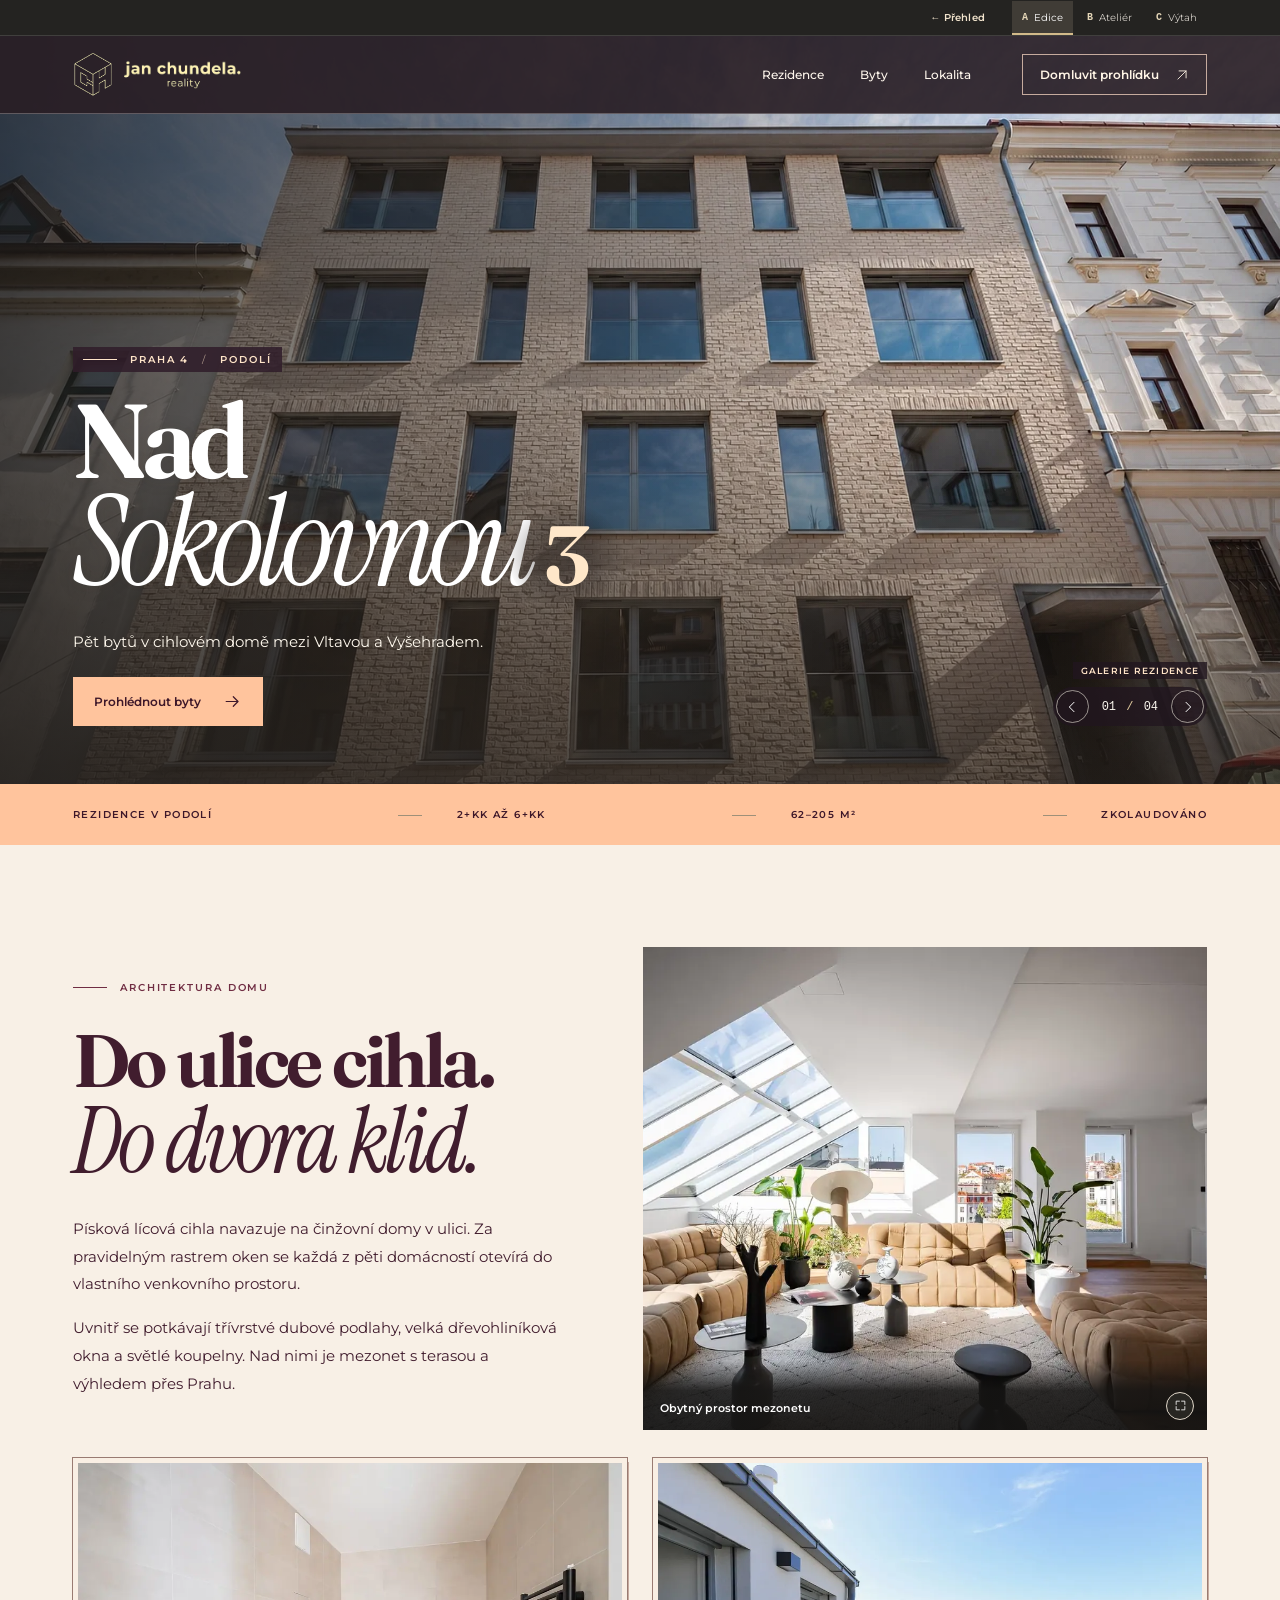
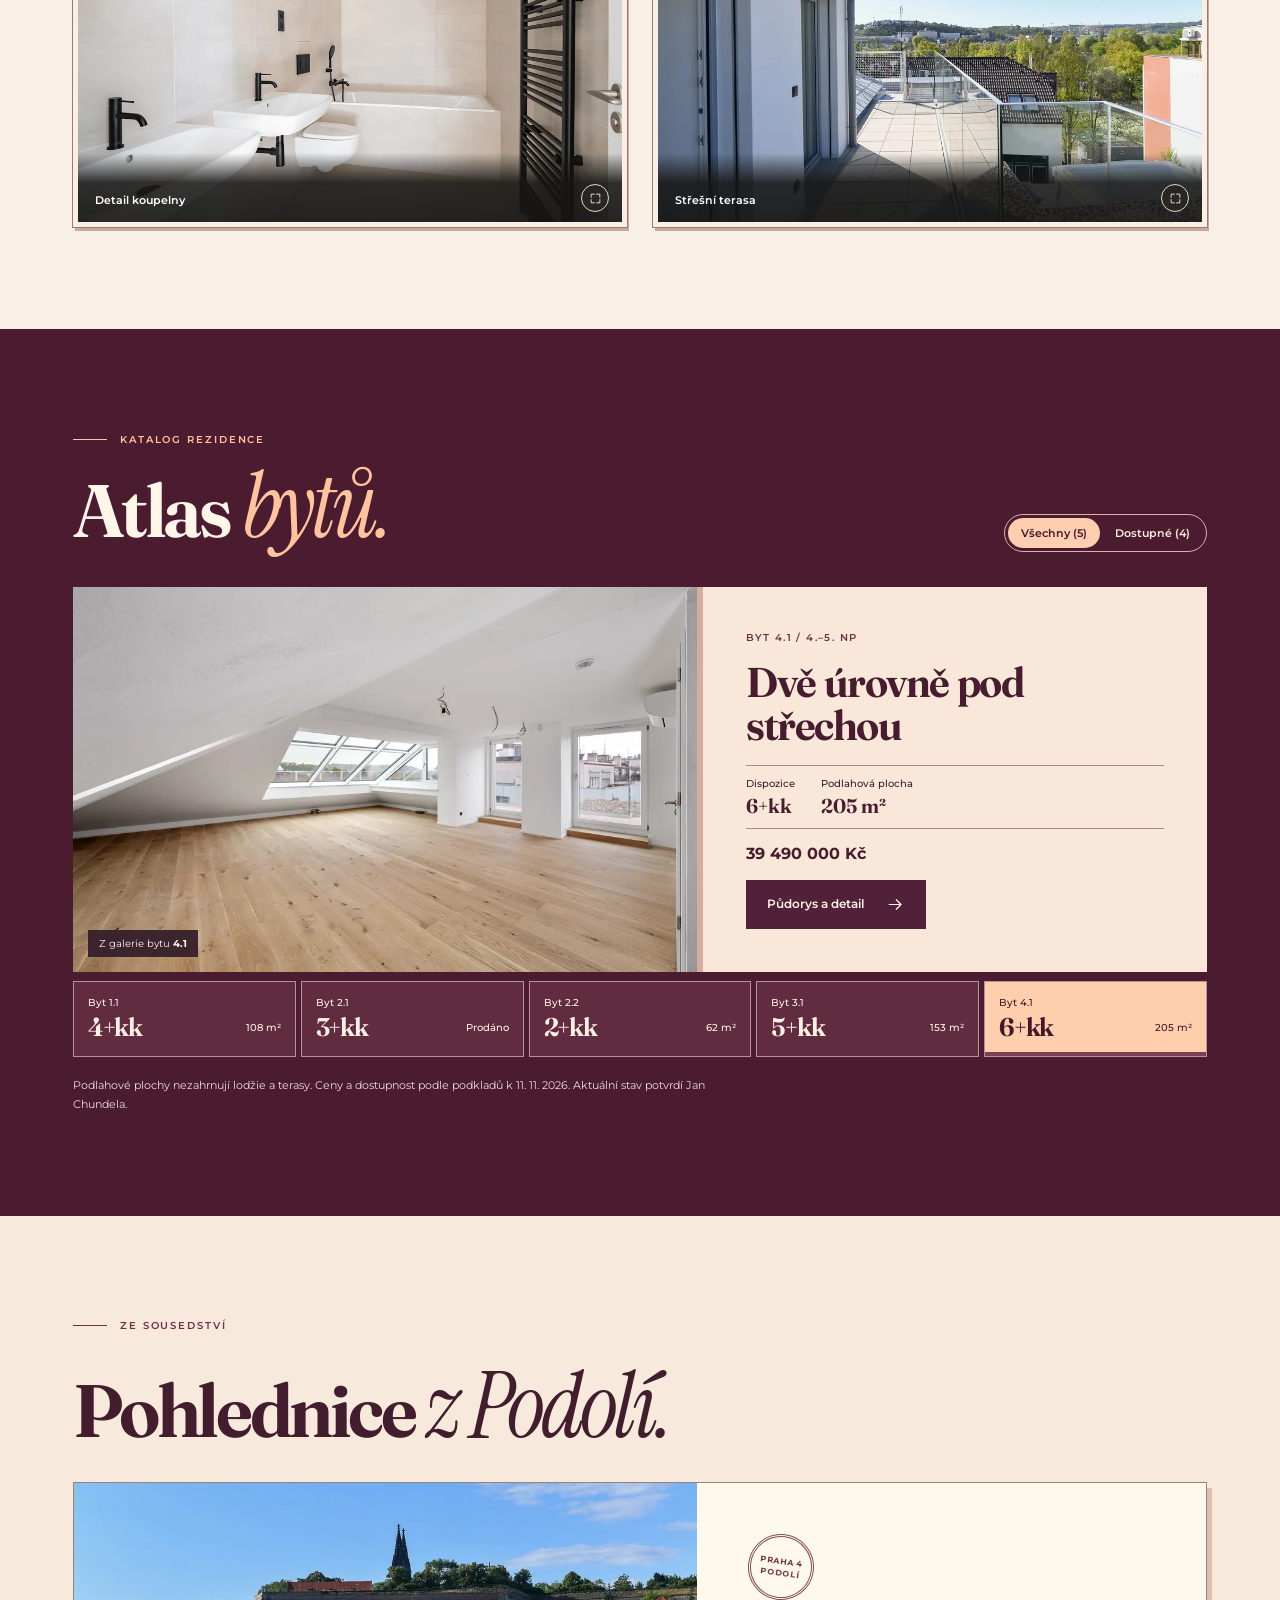
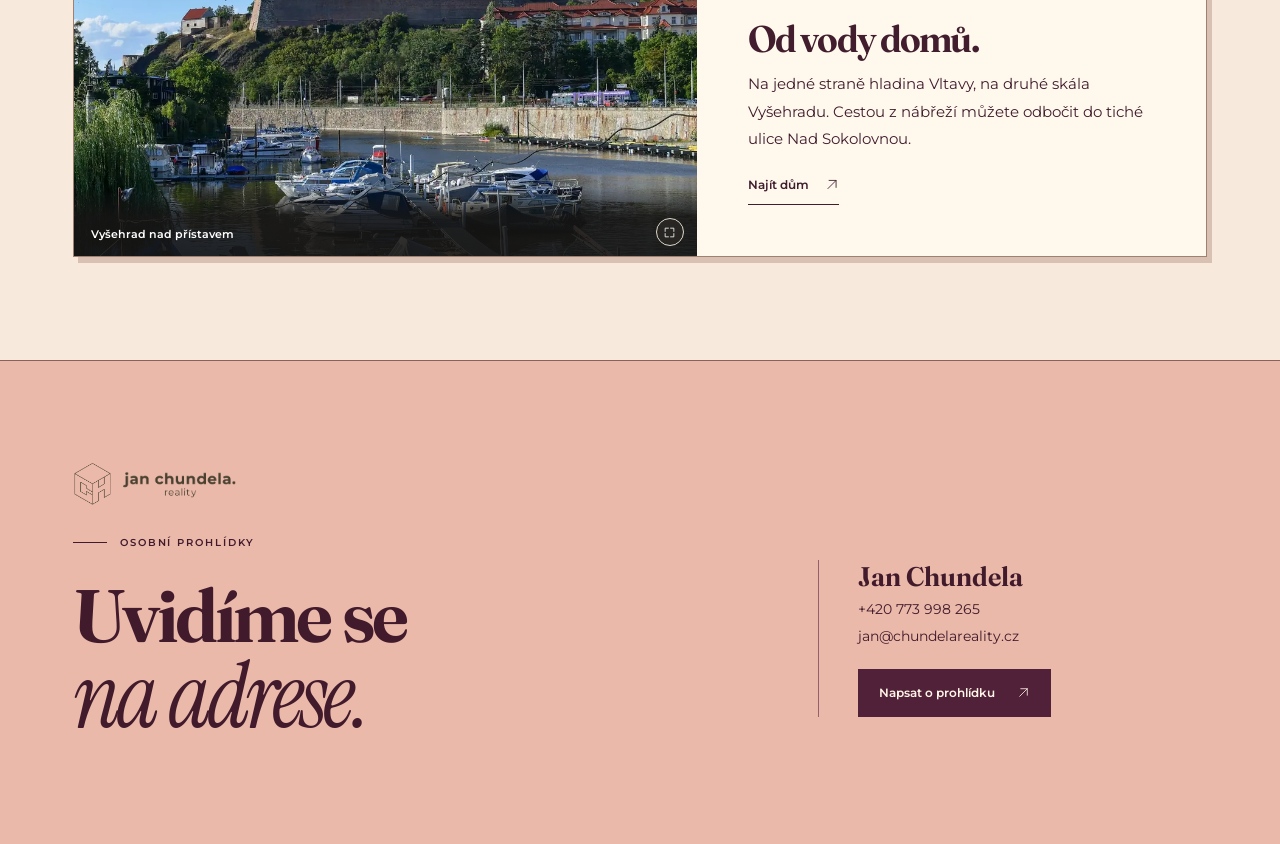
<file: edice.html>
<!DOCTYPE html><html lang="cs"><head><meta charset="utf-8"><meta name="viewport" content="width=device-width,initial-scale=1"><meta name="robots" content="noindex, nofollow"><meta name="theme-color" content="#302d2a"><meta name="description" content="Pět bytů v rezidenci Nad Sokolovnou 3, Praha 4 – Podolí. Půdorysy, podlahové plochy, ceny a osobní prohlídky s Janem Chundelou."><title>Nad Sokolovnou 3 — Edice · Chundela Reality</title><link rel="icon" href="assets/ch-mark.png"><link rel="stylesheet" href="assets/fonts.css"><link rel="stylesheet" href="style.ca2fc68836.css"><link rel="stylesheet" href="assets/edition-font.css"><link rel="stylesheet" href="edice.83784a4ed0.css"></head><body class="design-a"><a class="skip" href="#byty">Přejít na výběr bytu</a><div class="a-cover"><aside class="concept-bar"><div class="concept-inner"><a class="back-overview" href="index.html" aria-label="Přehled všech tří návrhů">← Přehled</a><nav aria-label="Přepnout návrh"><a href="edice.html" aria-current="page"><b>A</b> Edice</a><a href="atelier.html"><b>B</b> Ateliér</a><a href="vytah.html"><b>C</b> Výtah</a></nav></div></aside><header class="head"><a class="brandlink" href="edice.html" aria-label="Chundela Reality, začátek stránky"><span class="brand"><img class="brandmark" alt="" src="assets/ch-mark.png"><img class="brandname" alt="Jan Chundela reality" src="assets/ch-name.png"></span></a><nav class="mainnav" aria-label="Hlavní navigace" id="mainnav"><a href="#rezidence">Rezidence</a><a href="#byty">Byty</a><a href="#podoli">Lokalita</a></nav><a class="contactnav" href="#kontakt">Domluvit prohlídku <svg viewBox="0 0 24 24" fill="none" stroke="currentColor" stroke-width="1.5" stroke-linecap="round" stroke-linejoin="round" aria-hidden="true"><path d="M5 19 19 5M7 5h12v12"/></svg></a><button class="menubtn" aria-label="Otevřít navigaci" aria-expanded="false" aria-controls="mainnav"><svg viewBox="0 0 24 24" fill="none" stroke="currentColor" stroke-width="1.5" stroke-linecap="round" stroke-linejoin="round" aria-hidden="true"><path d="M3 8h18M3 16h18"/></svg></button></header><main class="a-hero" id="uvod"><div class="hero-canvas"><img class="hero-photo" src="assets/fasada-podhled.webp" srcset="assets/fasada-podhled-640.webp 640w, assets/fasada-podhled-1024.webp 1024w, assets/fasada-podhled.webp 1538w" sizes="100vw" alt="Cihlová fasáda rezidence z pohledu od chodníku" fetchpriority="high"></div><div class="hero-shade"></div><div class="a-hero-copy"><div class="kicker"><i></i> Praha 4 <b> / </b> Podolí</div><h1>Nad<br><em>Sokolovnou</em> <span>3</span></h1><p>Pět bytů v cihlovém domě mezi Vltavou a Vyšehradem.</p><a href="#byty" class="btn gold">Prohlédnout byty <svg viewBox="0 0 24 24" fill="none" stroke="currentColor" stroke-width="1.5" stroke-linecap="round" stroke-linejoin="round" aria-hidden="true"><path d="M4 12h15m-6-6 6 6-6 6"/></svg></a></div><div class="a-caption"><span class="caps">Galerie rezidence</span><div class="gallery-dial"><button class="circle" data-hero-prev aria-label="Předchozí snímek"><svg viewBox="0 0 24 24" fill="none" stroke="currentColor" stroke-width="1.5" stroke-linecap="round" stroke-linejoin="round" aria-hidden="true"><path d="m15 5-7 7 7 7"/></svg></button><span id="slide-number" aria-live="polite">01 <i>/</i> 04</span><button class="circle" data-hero-next aria-label="Další snímek"><svg viewBox="0 0 24 24" fill="none" stroke="currentColor" stroke-width="1.5" stroke-linecap="round" stroke-linejoin="round" aria-hidden="true"><path d="m9 5 7 7-7 7"/></svg></button></div></div></main></div>
    <div class="ed-facts"><span>Rezidence v Podolí</span><span>2+kk až 6+kk</span><span>62–205 m²</span><span>Zkolaudováno</span></div>
    <section id="rezidence" class="story section-wrap"><div class="story-text"><div class="kicker"><i></i> Architektura domu</div><h2>Do ulice cihla.<br><em>Do dvora klid.</em></h2><p>Písková lícová cihla navazuje na činžovní domy v ulici. Za pravidelným rastrem oken se každá z pěti domácností otevírá do vlastního venkovního prostoru.</p><p>Uvnitř se potkávají třívrstvé dubové podlahy, velká dřevohliníková okna a světlé koupelny. Nad nimi je mezonet s terasou a výhledem přes Prahu.</p></div><button class="imgbtn " data-gallery="mezonet-prostor" aria-label="Zvětšit snímek — Obytný prostor mezonetu"><img class="" src="assets/mezonet-prostor.webp" srcset="assets/mezonet-prostor-640.webp 640w, assets/mezonet-prostor-1024.webp 1024w, assets/mezonet-prostor.webp 1679w" sizes="(max-width: 700px) 100vw, 55vw" alt="Obytný prostor pod šikmými okny" loading="lazy" decoding="async"><span class="image-caption">Obytný prostor mezonetu</span><i class="zoombadge"><svg viewBox="0 0 24 24" fill="none" stroke="currentColor" stroke-width="1.5" stroke-linecap="round" stroke-linejoin="round" aria-hidden="true"><path d="M4 10V4h6m4 0h6v6m0 4v6h-6m-4 0H4v-6"/></svg></i></button><div class="story-mini"><button class="imgbtn " data-gallery="koupelna" aria-label="Zvětšit snímek — Detail koupelny"><img class="" src="assets/koupelna.webp" srcset="assets/koupelna-640.webp 640w, assets/koupelna-1024.webp 1024w, assets/koupelna.webp 1679w" sizes="(max-width: 700px) 100vw, 55vw" alt="Koupelna s vanou a světlým obkladem" loading="lazy" decoding="async"><span class="image-caption">Detail koupelny</span><i class="zoombadge"><svg viewBox="0 0 24 24" fill="none" stroke="currentColor" stroke-width="1.5" stroke-linecap="round" stroke-linejoin="round" aria-hidden="true"><path d="M4 10V4h6m4 0h6v6m0 4v6h-6m-4 0H4v-6"/></svg></i></button><button class="imgbtn " data-gallery="stresni-terasa" aria-label="Zvětšit snímek — Střešní terasa"><img class="" src="assets/stresni-terasa.webp" srcset="assets/stresni-terasa-640.webp 640w, assets/stresni-terasa-1024.webp 1024w, assets/stresni-terasa.webp 1680w" sizes="(max-width: 700px) 100vw, 55vw" alt="Terasa horního podlaží" loading="lazy" decoding="async"><span class="image-caption">Střešní terasa</span><i class="zoombadge"><svg viewBox="0 0 24 24" fill="none" stroke="currentColor" stroke-width="1.5" stroke-linecap="round" stroke-linejoin="round" aria-hidden="true"><path d="M4 10V4h6m4 0h6v6m0 4v6h-6m-4 0H4v-6"/></svg></i></button></div></section><section id="byty" class="edition section-wrap"><div class="edition-title"><div><div class="kicker"><i></i> Katalog rezidence</div><h2>Atlas <em>bytů.</em></h2></div><div class="filters" role="group" aria-label="Zobrazit byty"><button data-filter="all" aria-pressed="true">Všechny (5)</button><button data-filter="available" aria-pressed="false">Dostupné (4)</button></div></div>
    <div class="spread"><div class="spread-photo"><img class="ed-image" src="assets/ch-4-1-podkrovi.webp" srcset="assets/ch-4-1-podkrovi-640.webp 640w, assets/ch-4-1-podkrovi-1024.webp 1024w, assets/ch-4-1-podkrovi.webp 1680w" sizes="(max-width: 700px) 100vw, 55vw" alt="Horní úroveň mezonetu se střešním prosklením" loading="lazy" decoding="async"><span class="paper-caption">Z galerie bytu <b data-ed-caption>4.1</b></span></div>
    <div class="spread-text" aria-live="polite"><span class="caps" data-ed-floor>Byt 4.1 / 4.–5. NP</span><h3 data-ed-name>Dvě úrovně pod střechou</h3><dl class="folio-facts"><div><dt>Dispozice</dt><dd data-ed-layout>6+kk</dd></div><div><dt>Podlahová plocha</dt><dd data-ed-area>205 m²</dd></div></dl><strong data-ed-price>39 490 000 Kč</strong><button class="btn" data-ed-open data-unit="4.1">Půdorys a detail <svg viewBox="0 0 24 24" fill="none" stroke="currentColor" stroke-width="1.5" stroke-linecap="round" stroke-linejoin="round" aria-hidden="true"><path d="M4 12h15m-6-6 6 6-6 6"/></svg></button></div></div>
    <div class="ed-index" role="group" aria-label="Listovat atlasem bytů"><button class="ed-pick" data-ed="1.1" data-title="Čtyři pokoje v prvním podlaží" data-sold="false" aria-pressed="false"><span>Byt 1.1</span><b>4+kk</b><small>108 m²</small></button><button class="ed-pick" data-ed="2.1" data-title="Tři pokoje do Podolí" data-sold="true" aria-pressed="false"><span>Byt 2.1</span><b>3+kk</b><small>Prodáno</small></button><button class="ed-pick" data-ed="2.2" data-title="Dvě místnosti a lodžie" data-sold="false" aria-pressed="false"><span>Byt 2.2</span><b>2+kk</b><small>62 m²</small></button><button class="ed-pick" data-ed="3.1" data-title="Celé podlaží pro jednu domácnost" data-sold="false" aria-pressed="false"><span>Byt 3.1</span><b>5+kk</b><small>153 m²</small></button><button class="ed-pick" data-ed="4.1" data-title="Dvě úrovně pod střechou" data-sold="false" aria-pressed="true"><span>Byt 4.1</span><b>6+kk</b><small>205 m²</small></button></div><p class="inventory-note">Podlahové plochy nezahrnují lodžie a terasy. Ceny a dostupnost podle podkladů k 11. 11. 2026. Aktuální stav potvrdí Jan Chundela.</p></section><section id="podoli" class="postcard section-wrap"><div class="pc-heading"><div class="kicker"><i></i> Ze sousedství</div><h2>Pohlednice <em>z Podolí.</em></h2></div><div class="postcard-face"><button class="imgbtn " data-gallery="vysehrad-pristav" aria-label="Zvětšit snímek — Vyšehrad nad přístavem"><img class="" src="assets/vysehrad-pristav.webp" srcset="assets/vysehrad-pristav-640.webp 640w, assets/vysehrad-pristav-1024.webp 1024w, assets/vysehrad-pristav.webp 1680w" sizes="(max-width: 700px) 100vw, 55vw" alt="Vyšehrad nad přístavem na Vltavě" loading="lazy" decoding="async"><span class="image-caption">Vyšehrad nad přístavem</span><i class="zoombadge"><svg viewBox="0 0 24 24" fill="none" stroke="currentColor" stroke-width="1.5" stroke-linecap="round" stroke-linejoin="round" aria-hidden="true"><path d="M4 10V4h6m4 0h6v6m0 4v6h-6m-4 0H4v-6"/></svg></i></button><div class="postcard-back"><span class="postmark">PRAHA 4<br>PODOLÍ</span><h3>Od vody domů.</h3><p>Na jedné straně hladina Vltavy, na druhé skála Vyšehradu. Cestou z nábřeží můžete odbočit do tiché ulice Nad Sokolovnou.</p><a class="textlink" href="https://www.google.com/maps/search/?api=1&query=Nad+Sokolovnou+3%2C+Praha+4%2C+Podol%C3%AD" target="_blank" rel="noopener">Najít dům <svg viewBox="0 0 24 24" fill="none" stroke="currentColor" stroke-width="1.5" stroke-linecap="round" stroke-linejoin="round" aria-hidden="true"><path d="M5 19 19 5M7 5h12v12"/></svg></a></div></div></section><footer id="kontakt" class="ending ending-a section-wrap"><a href="https://www.chundelareality.cz/" target="_blank" rel="noopener" aria-label="Web Chundela Reality"><span class="brand"><img class="brandmark" alt="" src="assets/ch-mark.png"><img class="brandname" alt="Jan Chundela reality" src="assets/ch-name.png"></span></a><div class="edition-sign"><div class="kicker"><i></i> Osobní prohlídky</div><h2>Uvidíme se<br><em>na adrese.</em></h2></div><div class="edition-end-links"><h3>Jan Chundela</h3><a href="tel:+420773998265">+420 773 998 265</a><a href="mailto:jan@chundelareality.cz?subject=Nad%20Sokolovnou%203%20%C2%B7%20Osobn%C3%AD%20prohl%C3%ADdka">jan@chundelareality.cz</a><a class="btn" href="mailto:jan@chundelareality.cz?subject=Nad%20Sokolovnou%203%20%C2%B7%20Osobn%C3%AD%20prohl%C3%ADdka">Napsat o prohlídku <svg viewBox="0 0 24 24" fill="none" stroke="currentColor" stroke-width="1.5" stroke-linecap="round" stroke-linejoin="round" aria-hidden="true"><path d="M5 19 19 5M7 5h12v12"/></svg></a></div></footer><dialog id="detail" aria-labelledby="dialog-title"><button class="dlg-close circle" aria-label="Zavřít"><svg viewBox="0 0 24 24" fill="none" stroke="currentColor" stroke-width="1.5" stroke-linecap="round" stroke-linejoin="round" aria-hidden="true"><path d="m5 5 14 14M19 5 5 19"/></svg></button><div id="dialog-content"></div></dialog><script id="data" type="application/json">{"units": [{"id": "1.1", "layout": "4+kk", "floor": "1. NP", "area": 108, "outdoor": "3 m²", "price": "19 900 000 Kč", "park": "1 stání za 950 000 Kč", "sold": false, "plan": "plan-1-1", "photos": ["ch-1-1-obyvaci", "ch-1-1-stupne", "ch-1-1-pokoj", "ch-1-1-koupelna", "ch-1-1-lodzie"], "image": "ch-1-1-obyvaci", "mail": "mailto:jan@chundelareality.cz?subject=Nad%20Sokolovnou%203%20%C2%B7%20Prohl%C3%ADdka%20bytu%201.1"}, {"id": "2.1", "layout": "3+kk", "floor": "2. NP", "area": 85, "outdoor": "3 m²", "price": "Prodáno", "park": "1 parkovací stání", "sold": true, "plan": "plan-2-1", "photos": [], "image": "byt-2-1", "mail": "mailto:jan@chundelareality.cz?subject=Nad%20Sokolovnou%203%20%C2%B7%20Prohl%C3%ADdka%20bytu%202.1"}, {"id": "2.2", "layout": "2+kk", "floor": "2. NP", "area": 62, "outdoor": "5 m²", "price": "12 900 000 Kč", "park": "1 stání v zakladači za 890 000 Kč", "sold": false, "plan": "plan-2-2", "photos": ["ch-2-2-obyvaci", "ch-2-2-loznice", "ch-2-2-koupelna", "ch-2-2-lodzie"], "image": "ch-2-2-obyvaci", "mail": "mailto:jan@chundelareality.cz?subject=Nad%20Sokolovnou%203%20%C2%B7%20Prohl%C3%ADdka%20bytu%202.2"}, {"id": "3.1", "layout": "5+kk", "floor": "3. NP", "area": 153, "outdoor": "6 m²", "price": "29 900 000 Kč", "park": "1 stání za 950 000 Kč", "sold": false, "plan": "plan-3-1", "photos": ["ch-3-1-obyvaci", "ch-3-1-pokoj", "ch-3-1-loznice", "ch-3-1-lodzie", "ch-3-1-koupelna", "ch-3-1-druha-lodzie"], "image": "ch-3-1-obyvaci", "mail": "mailto:jan@chundelareality.cz?subject=Nad%20Sokolovnou%203%20%C2%B7%20Prohl%C3%ADdka%20bytu%203.1"}, {"id": "4.1", "layout": "6+kk", "floor": "4.–5. NP", "area": 205, "outdoor": "10 + 6 m²", "price": "39 490 000 Kč", "park": "2 stání za 1 900 000 Kč", "sold": false, "plan": "plan-4-1", "photos": ["ch-4-1-podkrovi", "ch-4-1-dolni", "ch-4-1-schodiste", "ch-4-1-koupelna", "ch-4-1-terasa", "ch-4-1-okna"], "image": "ch-4-1-podkrovi", "mail": "mailto:jan@chundelareality.cz?subject=Nad%20Sokolovnou%203%20%C2%B7%20Prohl%C3%ADdka%20bytu%204.1"}], "floors": {"5": {"name": "Podolí<br><em>shora.</em>", "desc": "Horní úroveň mezonetu. Pod šikmým prosklením se otevírá výhled přes střechy až k Hradčanům.", "pic": "mezonet-svetlo", "label": "Horní úroveň mezonetu", "ids": ["4.1"]}, "4": {"name": "Dvě<br><em>úrovně.</em>", "desc": "Tady začíná mezonet 6+kk. Vnitřní schodiště propojuje obě nejvyšší podlaží domu.", "pic": "mezonet-dolni", "label": "Z galerie mezonetu 4.1", "ids": ["4.1"]}, "3": {"name": "Celé<br><em>podlaží.</em>", "desc": "Třetí podlaží patří jedinému bytu. Na 153 m² se rozkládá pět pokojů a k nim lodžie do dvora.", "pic": "byt-3-1", "label": "Z galerie bytu 3.1", "ids": ["3.1"]}, "2": {"name": "Dvoje<br><em>dveře.</em>", "desc": "Na jedné podestě se potkávají dva byty. Menší 2+kk doplňuje třípokojová dispozice.", "pic": "byt-2-2", "label": "Z galerie bytu 2.2", "ids": ["2.2", "2.1"]}, "1": {"name": "Blíž<br><em>k ulici.</em>", "desc": "První nadzemní podlaží. Za cihlovou fasádou najdete čtyřpokojový byt s lodžií.", "pic": "byt-1-1", "label": "Z galerie bytu 1.1", "ids": ["1.1"]}}, "pictures": {"fasada-podhled": "Cihlová fasáda rezidence z pohledu od chodníku", "fasada-ulice": "Průčelí rezidence mezi podolskými činžovními domy", "fasada-narozni-pohled": "Rezidence v řadě domů v ulici Nad Sokolovnou", "mezonet-dolni": "Jídelna a kuchyně z galerie mezonetu", "mezonet-svetlo": "Posezení pod prosklenou střechou mezonetu", "mezonet-prostor": "Obytný prostor pod šikmými okny", "stresni-terasa": "Terasa horního podlaží", "terasa-podoli": "Výhled z terasy na střechy Podolí", "hrad-vyhled": "Pohled přes Vltavu směrem k Hradčanům", "podoli-nadhled": "Rezidence a okolní podolské bloky z výšky", "interier-denni": "Obývací pokoj s jídelnou a velkými okny", "koupelna": "Koupelna s vanou a světlým obkladem", "vysehrad-pristav": "Vyšehrad nad přístavem na Vltavě", "vltava-nabrezi": "Chodník na podolském nábřeží podél Vltavy", "ulice-nad-sokolovnou": "Ulice Nad Sokolovnou v pohledu k řece", "ch-1-1-obyvaci": "Obytný prostor s okny do ulice", "ch-1-1-stupne": "Dřevěné stupně mezi částmi obytného prostoru", "ch-1-1-pokoj": "Pokoj se vstupem na lodžii", "ch-1-1-koupelna": "Koupelna se sprchou a světlým obkladem", "ch-1-1-lodzie": "Lodžie směrem do vnitrobloku", "ch-2-2-obyvaci": "Obývací pokoj s přípravou pro kuchyňský kout", "ch-2-2-loznice": "Ložnice se vstupem na lodžii", "ch-2-2-koupelna": "Koupelna s vanou a černou baterií", "ch-2-2-lodzie": "Lodžie s výhledem do zeleně", "ch-3-1-obyvaci": "Obytný prostor třetího podlaží", "ch-3-1-pokoj": "Pokoj s okny do ulice", "ch-3-1-loznice": "Pokoj se vstupem na lodžii", "ch-3-1-lodzie": "Z lodžie do podolského vnitrobloku", "ch-3-1-koupelna": "Vana a dvojumyvadlo v koupelně", "ch-3-1-druha-lodzie": "Pohled z druhé lodžie", "ch-4-1-podkrovi": "Horní úroveň mezonetu se střešním prosklením", "ch-4-1-dolni": "Obytný prostor v dolním podlaží mezonetu", "ch-4-1-schodiste": "Vnitřní schodiště mezi oběma podlažími", "ch-4-1-koupelna": "Koupelna s vanou a dvěma umyvadly", "ch-4-1-terasa": "Střešní terasa nad Podolím", "ch-4-1-okna": "Detail šikmého prosklení v horním podlaží", "ch-dum-pruceli": "Průčelí rezidence z protějšího chodníku", "ch-dum-hala": "Vstupní hala s poštovními schránkami", "ch-dum-garaz": "Vjezd do podzemní garáže s otočnou plošinou", "ch-dum-parkovani": "Pohled do garáže s parkovacím zakladačem", "ch-ulice-pruceli": "Ulicí podél cihlového průčelí", "ch-podoli-podzim": "Podzim nad řekou v Podolí"}, "buildingPhotos": ["ch-dum-pruceli", "ch-dum-hala", "ch-dum-garaz", "ch-dum-parkovani"], "widths": {"byt-1-1": 1600, "byt-2-1": 1600, "byt-2-2": 1600, "byt-3-1": 1600, "byt-4-1": 1600, "ch-1-1-koupelna": 1680, "ch-1-1-lodzie": 1680, "ch-1-1-obyvaci": 1680, "ch-1-1-pokoj": 1680, "ch-1-1-stupne": 1680, "ch-2-2-koupelna": 1680, "ch-2-2-lodzie": 1680, "ch-2-2-loznice": 1680, "ch-2-2-obyvaci": 1680, "ch-3-1-druha-lodzie": 1680, "ch-3-1-koupelna": 1680, "ch-3-1-lodzie": 1680, "ch-3-1-loznice": 1680, "ch-3-1-obyvaci": 1680, "ch-3-1-pokoj": 1680, "ch-4-1-dolni": 1680, "ch-4-1-koupelna": 1680, "ch-4-1-okna": 1680, "ch-4-1-podkrovi": 1680, "ch-4-1-schodiste": 1680, "ch-4-1-terasa": 1680, "ch-dum-garaz": 1680, "ch-dum-hala": 1680, "ch-dum-parkovani": 1680, "ch-dum-pruceli": 1680, "ch-podoli-podzim": 1680, "ch-ulice-pruceli": 1680, "fasada-podhled": 1538, "fasada-ulice": 1536, "hrad-vyhled": 1680, "interier-denni": 1679, "koupelna": 1679, "mezonet-dolni": 1600, "mezonet-prostor": 1679, "mezonet-svetlo": 1679, "podoli-nadhled": 1680, "stresni-terasa": 1680, "terasa-podoli": 1679, "ulice-nad-sokolovnou": 1679, "vltava-nabrezi": 1680, "vysehrad-pristav": 1680}}</script><script src="site.61757eb358.js" defer></script><script defer src="edice.fcdc4a693c.js"></script></body></html>
</file>
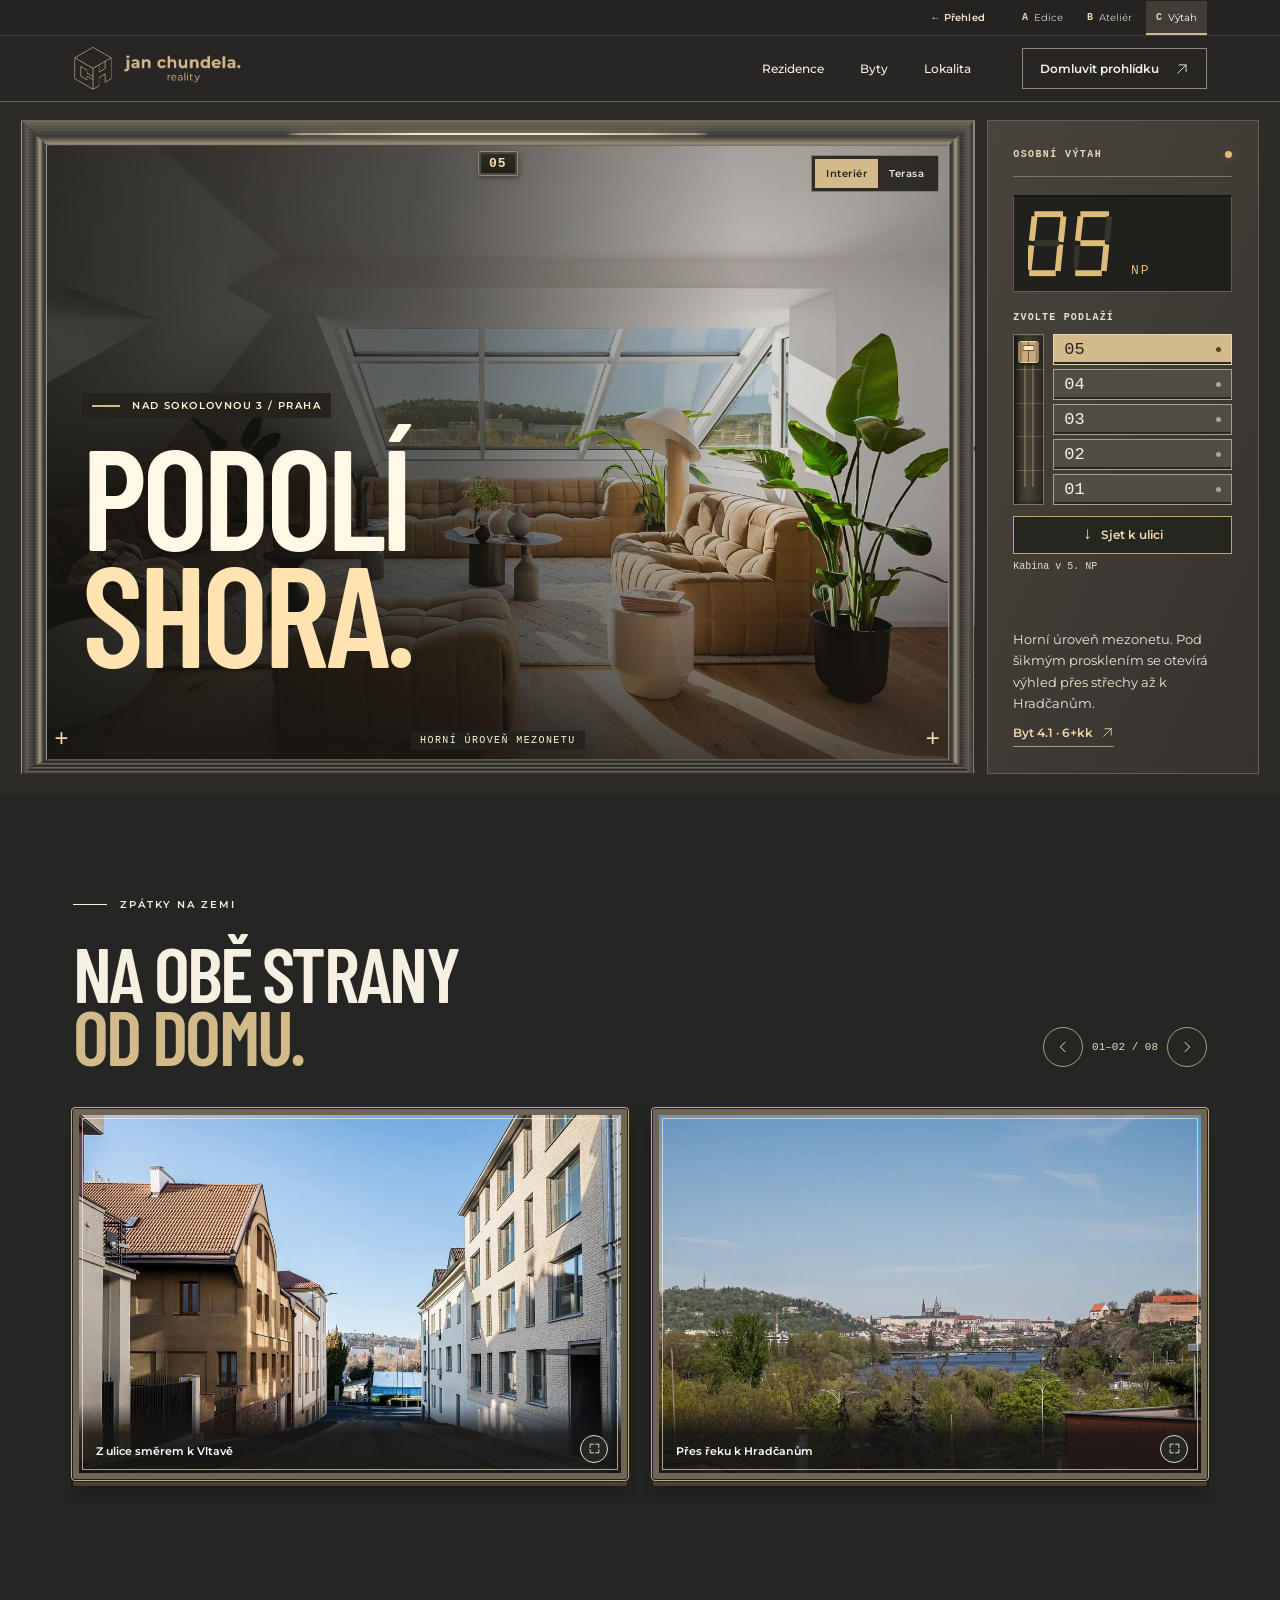
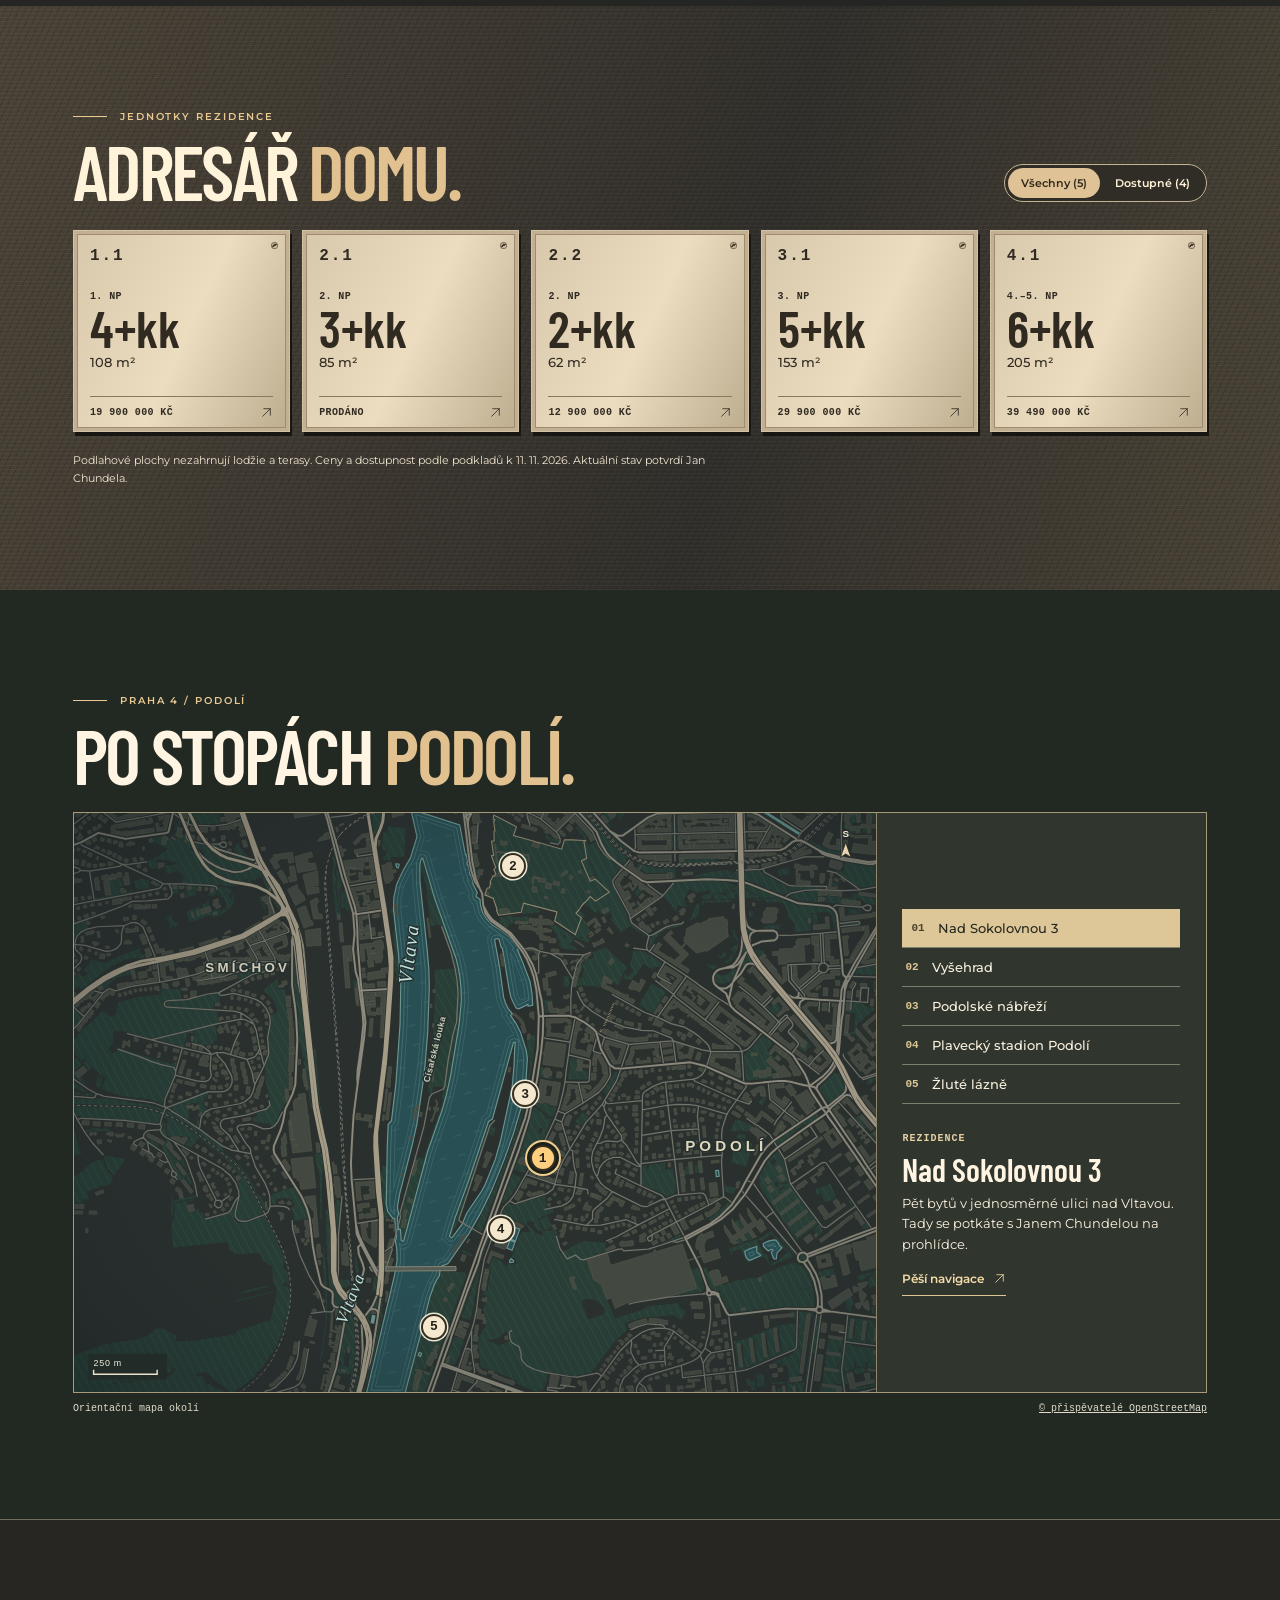
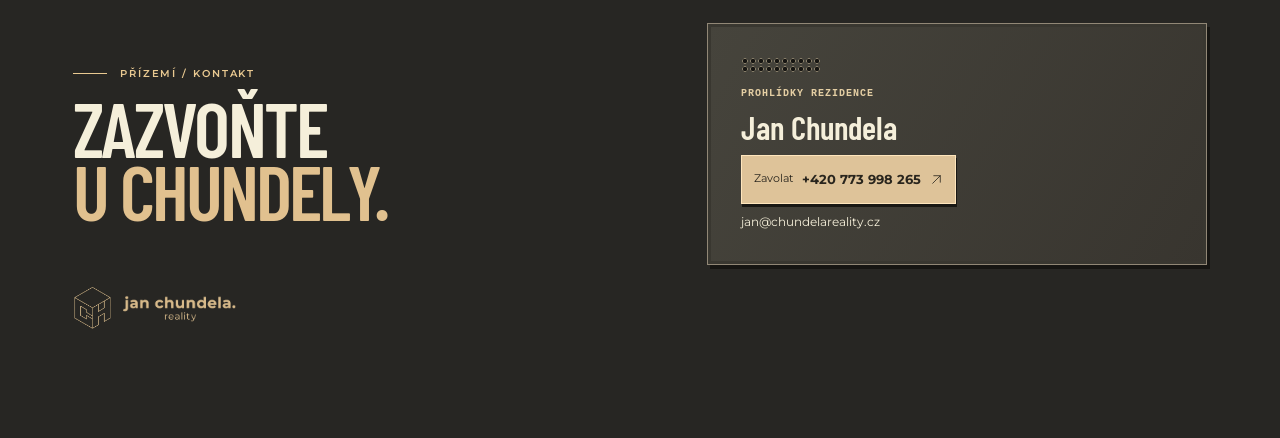
<file: vytah.html>
<!DOCTYPE html><html lang="cs"><head><meta charset="utf-8"><meta name="viewport" content="width=device-width,initial-scale=1"><meta name="robots" content="noindex, nofollow"><meta name="theme-color" content="#302d2a"><meta name="description" content="Pět bytů v rezidenci Nad Sokolovnou 3, Praha 4 – Podolí. Půdorysy, podlahové plochy, ceny a osobní prohlídky s Janem Chundelou."><title>Nad Sokolovnou 3 — Výtah · Chundela Reality</title><link rel="icon" href="assets/ch-mark.png"><link rel="stylesheet" href="assets/fonts.css"><link rel="stylesheet" href="style.ca2fc68836.css"><link rel="stylesheet" href="vytah.43430269f2.css"></head><body class="design-c"><a class="skip" href="#byty">Přejít na výběr bytu</a><aside class="concept-bar"><div class="concept-inner"><a class="back-overview" href="index.html" aria-label="Přehled všech tří návrhů">← Přehled</a><nav aria-label="Přepnout návrh"><a href="edice.html"><b>A</b> Edice</a><a href="atelier.html"><b>B</b> Ateliér</a><a href="vytah.html" aria-current="page"><b>C</b> Výtah</a></nav></div></aside><header class="head"><a class="brandlink" href="vytah.html" aria-label="Chundela Reality, začátek stránky"><span class="brand"><img class="brandmark" alt="" src="assets/ch-mark.png"><img class="brandname" alt="Jan Chundela reality" src="assets/ch-name.png"></span></a><nav class="mainnav" aria-label="Hlavní navigace" id="mainnav"><a href="#rezidence">Rezidence</a><a href="#byty">Byty</a><a href="#podoli">Lokalita</a></nav><a class="contactnav" href="#kontakt">Domluvit prohlídku <svg viewBox="0 0 24 24" fill="none" stroke="currentColor" stroke-width="1.5" stroke-linecap="round" stroke-linejoin="round" aria-hidden="true"><path d="M5 19 19 5M7 5h12v12"/></svg></a><button class="menubtn" aria-label="Otevřít navigaci" aria-expanded="false" aria-controls="mainnav"><svg viewBox="0 0 24 24" fill="none" stroke="currentColor" stroke-width="1.5" stroke-linecap="round" stroke-linejoin="round" aria-hidden="true"><path d="M3 8h18M3 16h18"/></svg></button></header><main><section class="lift-stage" id="rezidence"><div class="lift-frame"><div class="lift-img"><div class="lift-track"><div class="level-scene" data-scene="5" style="top:0%"><img class="lift-photo" src="assets/mezonet-svetlo.webp" srcset="assets/mezonet-svetlo-640.webp 640w, assets/mezonet-svetlo-1024.webp 1024w, assets/mezonet-svetlo.webp 1679w" sizes="100vw" alt="Posezení pod prosklenou střechou mezonetu" fetchpriority="high"><div class="floor-sill" aria-hidden="true"><span>05 / NP</span></div></div><div class="level-scene" data-scene="4" style="top:100%"><div class="floor-sill" aria-hidden="true"><span>04 / NP</span></div></div><div class="level-scene" data-scene="3" style="top:200%"><div class="floor-sill" aria-hidden="true"><span>03 / NP</span></div></div><div class="level-scene" data-scene="2" style="top:300%"><div class="floor-sill" aria-hidden="true"><span>02 / NP</span></div></div><div class="level-scene" data-scene="1" style="top:400%"><div class="floor-sill" aria-hidden="true"><span>01 / NP</span></div></div></div></div><div class="lift-shadow"></div><div class="cabin-interior" aria-hidden="true"><i class="cab-left"></i><i class="cab-right"></i><i class="cab-ceiling"></i><i class="cab-light"></i><i class="cab-sill"></i><i class="cab-glass glass-left"></i><i class="cab-glass glass-right"></i></div><div class="cabin-display" aria-hidden="true"><span class="cabin-floor">05</span><i></i><span class="cabin-trip"></span></div><div class="lift-heading"><div class="lift-address"><span></span> Nad Sokolovnou 3 / Praha</div><h1 id="lift-title">Podolí<br><em>shora.</em></h1></div><div class="roof-views" role="group" aria-label="Pohled v pátém podlaží"><button data-view="interier" aria-pressed="true">Interiér</button><button data-view="terasa" aria-pressed="false">Terasa</button></div><div class="lift-caption"><span class="film-cross">+</span><span id="lift-label">Horní úroveň mezonetu</span><span class="film-cross">+</span></div></div><div class="panel"><div class="panel-heading"><span class="caps">Osobní výtah</span><span class="lamp"></span></div><div class="indicator"><span class="led" aria-hidden="true"></span><span id="digit" aria-label="5. nadzemní podlaží">05</span><small>NP</small><span class="direction" aria-hidden="true"></span></div><div class="panel-field"><h2>Zvolte podlaží</h2><div class="travel-console"><div class="shaft" aria-hidden="true"><div class="shaft-rail"><i class="shaft-car"></i></div></div><div class="floor-buttons"><button data-floor="5" aria-label="Zvolit 5. nadzemní podlaží" aria-pressed="true"><b>05</b><i></i></button><button data-floor="4" aria-label="Zvolit 4. nadzemní podlaží" aria-pressed="false"><b>04</b><i></i></button><button data-floor="3" aria-label="Zvolit 3. nadzemní podlaží" aria-pressed="false"><b>03</b><i></i></button><button data-floor="2" aria-label="Zvolit 2. nadzemní podlaží" aria-pressed="false"><b>02</b><i></i></button><button data-floor="1" aria-label="Zvolit 1. nadzemní podlaží" aria-pressed="false"><b>01</b><i></i></button></div></div><button class="play-ride" data-play-ride><span data-ride-arrow aria-hidden="true">↓</span><span data-ride-cta>Sjet k ulici</span></button><span data-travel-state class="travel-state" role="status">Kabina v 5. NP</span></div><div class="lift-story" aria-live="polite"><p id="lift-desc">Horní úroveň mezonetu. Pod šikmým prosklením se otevírá výhled přes střechy až k Hradčanům.</p><div id="lift-links"><button data-unit="4.1">Byt 4.1 · 6+kk <svg viewBox="0 0 24 24" fill="none" stroke="currentColor" stroke-width="1.5" stroke-linecap="round" stroke-linejoin="round" aria-hidden="true"><path d="M5 19 19 5M7 5h12v12"/></svg></button></div></div></div></section><section class="c-views section-wrap" role="region" aria-label="Fotogalerie okolí rezidence" aria-roledescription="galerie"><div class="c-views-title"><div><div class="kicker"><i></i> Zpátky na zemi</div><h2>Na obě strany<br><em>od domu.</em></h2></div><div class="street-controls"><button class="circle" data-street-prev aria-label="Předchozí fotografie okolí" aria-controls="street-rail"><svg viewBox="0 0 24 24" fill="none" stroke="currentColor" stroke-width="1.5" stroke-linecap="round" stroke-linejoin="round" aria-hidden="true"><path d="m15 5-7 7 7 7"/></svg></button><span class="street-counter" aria-live="polite">01–02 / 08</span><button class="circle" data-street-next aria-label="Další fotografie okolí" aria-controls="street-rail"><svg viewBox="0 0 24 24" fill="none" stroke="currentColor" stroke-width="1.5" stroke-linecap="round" stroke-linejoin="round" aria-hidden="true"><path d="m9 5 7 7-7 7"/></svg></button></div></div><div class="c-view-pair" id="street-rail"><button class="imgbtn " data-gallery="ulice-nad-sokolovnou" aria-label="Zvětšit snímek — Z ulice směrem k Vltavě"><img class="" src="assets/ulice-nad-sokolovnou.webp" srcset="assets/ulice-nad-sokolovnou-640.webp 640w, assets/ulice-nad-sokolovnou-1024.webp 1024w, assets/ulice-nad-sokolovnou.webp 1679w" sizes="(max-width: 700px) 100vw, 55vw" alt="Ulice Nad Sokolovnou v pohledu k řece" loading="lazy" decoding="async"><span class="image-caption">Z ulice směrem k Vltavě</span><i class="zoombadge"><svg viewBox="0 0 24 24" fill="none" stroke="currentColor" stroke-width="1.5" stroke-linecap="round" stroke-linejoin="round" aria-hidden="true"><path d="M4 10V4h6m4 0h6v6m0 4v6h-6m-4 0H4v-6"/></svg></i></button><button class="imgbtn " data-gallery="hrad-vyhled" aria-label="Zvětšit snímek — Přes řeku k Hradčanům"><img class="" src="assets/hrad-vyhled.webp" srcset="assets/hrad-vyhled-640.webp 640w, assets/hrad-vyhled-1024.webp 1024w, assets/hrad-vyhled.webp 1680w" sizes="(max-width: 700px) 100vw, 55vw" alt="Pohled přes Vltavu směrem k Hradčanům" loading="lazy" decoding="async"><span class="image-caption">Přes řeku k Hradčanům</span><i class="zoombadge"><svg viewBox="0 0 24 24" fill="none" stroke="currentColor" stroke-width="1.5" stroke-linecap="round" stroke-linejoin="round" aria-hidden="true"><path d="M4 10V4h6m4 0h6v6m0 4v6h-6m-4 0H4v-6"/></svg></i></button><button class="imgbtn " data-gallery="fasada-ulice" aria-label="Zvětšit snímek — Před domem v Nad Sokolovnou"><img class="" src="assets/fasada-ulice.webp" srcset="assets/fasada-ulice-640.webp 640w, assets/fasada-ulice-1024.webp 1024w, assets/fasada-ulice.webp 1536w" sizes="(max-width: 700px) 100vw, 55vw" alt="Průčelí rezidence mezi podolskými činžovními domy" loading="lazy" decoding="async"><span class="image-caption">Před domem v Nad Sokolovnou</span><i class="zoombadge"><svg viewBox="0 0 24 24" fill="none" stroke="currentColor" stroke-width="1.5" stroke-linecap="round" stroke-linejoin="round" aria-hidden="true"><path d="M4 10V4h6m4 0h6v6m0 4v6h-6m-4 0H4v-6"/></svg></i></button><button class="imgbtn " data-gallery="podoli-nadhled" aria-label="Zvětšit snímek — Podolí z ptačí perspektivy"><img class="" src="assets/podoli-nadhled.webp" srcset="assets/podoli-nadhled-640.webp 640w, assets/podoli-nadhled-1024.webp 1024w, assets/podoli-nadhled.webp 1680w" sizes="(max-width: 700px) 100vw, 55vw" alt="Rezidence a okolní podolské bloky z výšky" loading="lazy" decoding="async"><span class="image-caption">Podolí z ptačí perspektivy</span><i class="zoombadge"><svg viewBox="0 0 24 24" fill="none" stroke="currentColor" stroke-width="1.5" stroke-linecap="round" stroke-linejoin="round" aria-hidden="true"><path d="M4 10V4h6m4 0h6v6m0 4v6h-6m-4 0H4v-6"/></svg></i></button><button class="imgbtn " data-gallery="vysehrad-pristav" aria-label="Zvětšit snímek — Vyšehrad nad přístavem"><img class="" src="assets/vysehrad-pristav.webp" srcset="assets/vysehrad-pristav-640.webp 640w, assets/vysehrad-pristav-1024.webp 1024w, assets/vysehrad-pristav.webp 1680w" sizes="(max-width: 700px) 100vw, 55vw" alt="Vyšehrad nad přístavem na Vltavě" loading="lazy" decoding="async"><span class="image-caption">Vyšehrad nad přístavem</span><i class="zoombadge"><svg viewBox="0 0 24 24" fill="none" stroke="currentColor" stroke-width="1.5" stroke-linecap="round" stroke-linejoin="round" aria-hidden="true"><path d="M4 10V4h6m4 0h6v6m0 4v6h-6m-4 0H4v-6"/></svg></i></button><button class="imgbtn " data-gallery="terasa-podoli" aria-label="Zvětšit snímek — Z terasy nad střechami Podolí"><img class="" src="assets/terasa-podoli.webp" srcset="assets/terasa-podoli-640.webp 640w, assets/terasa-podoli-1024.webp 1024w, assets/terasa-podoli.webp 1679w" sizes="(max-width: 700px) 100vw, 55vw" alt="Výhled z terasy na střechy Podolí" loading="lazy" decoding="async"><span class="image-caption">Z terasy nad střechami Podolí</span><i class="zoombadge"><svg viewBox="0 0 24 24" fill="none" stroke="currentColor" stroke-width="1.5" stroke-linecap="round" stroke-linejoin="round" aria-hidden="true"><path d="M4 10V4h6m4 0h6v6m0 4v6h-6m-4 0H4v-6"/></svg></i></button><button class="imgbtn " data-gallery="ch-ulice-pruceli" aria-label="Zvětšit snímek — Cihlové průčelí z ulice"><img class="" src="assets/ch-ulice-pruceli.webp" srcset="assets/ch-ulice-pruceli-640.webp 640w, assets/ch-ulice-pruceli-1024.webp 1024w, assets/ch-ulice-pruceli.webp 1680w" sizes="(max-width: 700px) 100vw, 55vw" alt="Ulicí podél cihlového průčelí" loading="lazy" decoding="async"><span class="image-caption">Cihlové průčelí z ulice</span><i class="zoombadge"><svg viewBox="0 0 24 24" fill="none" stroke="currentColor" stroke-width="1.5" stroke-linecap="round" stroke-linejoin="round" aria-hidden="true"><path d="M4 10V4h6m4 0h6v6m0 4v6h-6m-4 0H4v-6"/></svg></i></button><button class="imgbtn " data-gallery="ch-podoli-podzim" aria-label="Zvětšit snímek — Podzimní výhled k Vltavě"><img class="" src="assets/ch-podoli-podzim.webp" srcset="assets/ch-podoli-podzim-640.webp 640w, assets/ch-podoli-podzim-1024.webp 1024w, assets/ch-podoli-podzim.webp 1680w" sizes="(max-width: 700px) 100vw, 55vw" alt="Podzim nad řekou v Podolí" loading="lazy" decoding="async"><span class="image-caption">Podzimní výhled k Vltavě</span><i class="zoombadge"><svg viewBox="0 0 24 24" fill="none" stroke="currentColor" stroke-width="1.5" stroke-linecap="round" stroke-linejoin="round" aria-hidden="true"><path d="M4 10V4h6m4 0h6v6m0 4v6h-6m-4 0H4v-6"/></svg></i></button></div></section><section id="byty" class="door-directory section-wrap"><div class="directory-title"><div><div class="kicker"><i></i> Jednotky rezidence</div><h2>Adresář <em>domu.</em></h2></div><div class="filters" role="group" aria-label="Zobrazit byty"><button data-filter="all" aria-pressed="true">Všechny (5)</button><button data-filter="available" aria-pressed="false">Dostupné (4)</button></div></div><div class="plaque-grid"><button class="plaque" data-sold="false" data-unit="1.1"><span class="door-id">1.1</span><span class="door-body"><small>1. NP</small><strong>4+kk</strong><span>108 m²</span></span><span class="door-price">19 900 000 Kč <svg viewBox="0 0 24 24" fill="none" stroke="currentColor" stroke-width="1.5" stroke-linecap="round" stroke-linejoin="round" aria-hidden="true"><path d="M5 19 19 5M7 5h12v12"/></svg></span></button><button class="plaque" data-sold="true" data-unit="2.1"><span class="door-id">2.1</span><span class="door-body"><small>2. NP</small><strong>3+kk</strong><span>85 m²</span></span><span class="door-price">Prodáno <svg viewBox="0 0 24 24" fill="none" stroke="currentColor" stroke-width="1.5" stroke-linecap="round" stroke-linejoin="round" aria-hidden="true"><path d="M5 19 19 5M7 5h12v12"/></svg></span></button><button class="plaque" data-sold="false" data-unit="2.2"><span class="door-id">2.2</span><span class="door-body"><small>2. NP</small><strong>2+kk</strong><span>62 m²</span></span><span class="door-price">12 900 000 Kč <svg viewBox="0 0 24 24" fill="none" stroke="currentColor" stroke-width="1.5" stroke-linecap="round" stroke-linejoin="round" aria-hidden="true"><path d="M5 19 19 5M7 5h12v12"/></svg></span></button><button class="plaque" data-sold="false" data-unit="3.1"><span class="door-id">3.1</span><span class="door-body"><small>3. NP</small><strong>5+kk</strong><span>153 m²</span></span><span class="door-price">29 900 000 Kč <svg viewBox="0 0 24 24" fill="none" stroke="currentColor" stroke-width="1.5" stroke-linecap="round" stroke-linejoin="round" aria-hidden="true"><path d="M5 19 19 5M7 5h12v12"/></svg></span></button><button class="plaque" data-sold="false" data-unit="4.1"><span class="door-id">4.1</span><span class="door-body"><small>4.–5. NP</small><strong>6+kk</strong><span>205 m²</span></span><span class="door-price">39 490 000 Kč <svg viewBox="0 0 24 24" fill="none" stroke="currentColor" stroke-width="1.5" stroke-linecap="round" stroke-linejoin="round" aria-hidden="true"><path d="M5 19 19 5M7 5h12v12"/></svg></span></button></div><p class="inventory-note">Podlahové plochy nezahrnují lodžie a terasy. Ceny a dostupnost podle podkladů k 11. 11. 2026. Aktuální stav potvrdí Jan Chundela.</p></section><section id="podoli" class="night-map section-wrap"><div class="kicker"><i></i> Praha 4 / Podolí</div><h2>Po stopách <em>Podolí.</em></h2>
    <div class="map-interface"><div class="map-graphic"><img src="assets/podoli-map.svg" width="900" height="650" loading="lazy" alt="Mapa Podolí a okolí Vltavy"><div class="map-pins" role="group" aria-label="Místa v mapě"><button class="map-pin" data-place="dum" style="left:58.443%;top:59.635%" aria-label="Nad Sokolovnou 3" aria-pressed="true"><span>1</span></button><button class="map-pin" data-place="vysehrad" style="left:54.730%;top:9.282%" aria-label="Vyšehrad" aria-pressed="false"><span>2</span></button><button class="map-pin" data-place="nabrezi" style="left:56.277%;top:48.575%" aria-label="Podolské nábřeží" aria-pressed="false"><span>3</span></button><button class="map-pin" data-place="stadion" style="left:53.208%;top:71.965%" aria-label="Plavecký stadion Podolí" aria-pressed="false"><span>4</span></button><button class="map-pin" data-place="lazne" style="left:44.873%;top:88.782%" aria-label="Žluté lázně" aria-pressed="false"><span>5</span></button></div><figure class="place-preview" hidden><img data-map-photo alt=""><button class="close-preview" aria-label="Zavřít fotografii"><svg viewBox="0 0 24 24" fill="none" stroke="currentColor" stroke-width="1.5" stroke-linecap="round" stroke-linejoin="round" aria-hidden="true"><path d="m5 5 14 14M19 5 5 19"/></svg></button><figcaption><strong data-photo-title></strong><small data-photo-credit></small></figcaption></figure></div>
    <div class="map-side"><div class="map-options" role="group" aria-label="Místa v okolí"><button class="map-option" data-place="dum" aria-pressed="true"><b>01</b><span>Nad Sokolovnou 3</span></button><button class="map-option" data-place="vysehrad" aria-pressed="false"><b>02</b><span>Vyšehrad</span></button><button class="map-option" data-place="nabrezi" aria-pressed="false"><b>03</b><span>Podolské nábřeží</span></button><button class="map-option" data-place="stadion" aria-pressed="false"><b>04</b><span>Plavecký stadion Podolí</span></button><button class="map-option" data-place="lazne" aria-pressed="false"><b>05</b><span>Žluté lázně</span></button></div><div class="map-detail" aria-live="polite"><small data-map-category>Rezidence</small><h3 data-map-name>Nad Sokolovnou 3</h3><p data-map-description>Pět bytů v jednosměrné ulici nad Vltavou. Tady se potkáte s Janem Chundelou na prohlídce.</p><a class="map-route" href="https://www.google.com/maps/dir/?api=1&amp;destination=50.0541748%2C14.4195275&amp;travelmode=walking" target="_blank" rel="noopener">Pěší navigace <svg viewBox="0 0 24 24" fill="none" stroke="currentColor" stroke-width="1.5" stroke-linecap="round" stroke-linejoin="round" aria-hidden="true"><path d="M5 19 19 5M7 5h12v12"/></svg></a></div></div></div><div class="map-credit"><span>Orientační mapa okolí</span><a href="https://www.openstreetmap.org/copyright" target="_blank" rel="noopener">© přispěvatelé OpenStreetMap</a></div><script type="application/json" id="places">[{"id": "dum", "name": "Nad Sokolovnou 3", "x": 525.99, "y": 387.63, "lat": 50.0541748, "lon": 14.4195275, "category": "Rezidence", "description": "Pět bytů v jednosměrné ulici nad Vltavou. Tady se potkáte s Janem Chundelou na prohlídce.", "url": "https://www.google.com/maps/dir/?api=1&destination=50.0541748%2C14.4195275&travelmode=walking", "photo": {"id": "dum", "key": "mapa-dum", "file": "mapa-dum.webp", "caption": "Průčelí rezidence Nad Sokolovnou 3", "credit": "Galerie rezidence", "credit_url": "", "license": "", "license_url": "", "changes": "", "width": 700, "height": 467}}, {"id": "vysehrad", "name": "Vyšehrad", "x": 492.57, "y": 60.33, "lat": 50.0644972, "lon": 14.4178861, "category": "Historie", "description": "Přes Podolské schody vystoupáte k vyšehradským hradbám. U baziliky sv. Petra a Pavla se otevírají výhledy na město.", "url": "https://www.google.com/maps/dir/?api=1&destination=50.0644972%2C14.4178861&travelmode=walking", "photo": {"id": "vysehrad", "key": "mapa-vysehrad", "file": "mapa-vysehrad.webp", "caption": "Vyšehradské hradby nad podolským přístavem", "credit": "Galerie rezidence", "credit_url": "", "license": "", "license_url": "", "changes": "", "width": 700, "height": 467}}, {"id": "nabrezi", "name": "Podolské nábřeží", "x": 506.49, "y": 315.74, "lat": 50.0564422, "lon": 14.4185699, "category": "U vody", "description": "Projděte se podél řeky u Podolské vodárny. Mezi promenádou a Veslařským ostrovem kotví lodě.", "url": "https://www.google.com/maps/dir/?api=1&destination=50.0564422%2C14.4185699&travelmode=walking", "photo": {"id": "nabrezi", "key": "mapa-nabrezi", "file": "mapa-nabrezi.webp", "caption": "Podolská vodárna a nábřeží Vltavy z výšky", "credit": "Galerie rezidence", "credit_url": "", "license": "", "license_url": "", "changes": "", "width": 700, "height": 369}}, {"id": "stadion", "name": "Plavecký stadion Podolí", "x": 478.87, "y": 467.77, "lat": 50.0516472, "lon": 14.4172131, "category": "Plavání", "description": "Plavecký areál v bývalém lomu nabízí vnitřní i venkovní bazény. Hlavní vstup najdete v Podolské ulici.", "url": "https://www.google.com/maps/dir/?api=1&destination=50.0516472%2C14.4172131&travelmode=walking", "photo": {"id": "stadion", "key": "mapa-stadion", "file": "mapa-stadion.webp", "caption": "Oblouková střecha plaveckého stadionu v Podolí", "credit": "VitVit", "credit_url": "https://commons.wikimedia.org/wiki/File:Podol%C3%AD_stadion_1.jpg", "license": "CC BY-SA 4.0", "license_url": "https://creativecommons.org/licenses/by-sa/4.0/", "changes": "Zmenšeno pro web.", "width": 700, "height": 408}}, {"id": "lazne", "name": "Žluté lázně", "x": 403.86, "y": 577.08, "lat": 50.0481997, "lon": 14.4135283, "category": "Volný čas", "description": "Podél pravého břehu leží rekreační areál s hřišti, pobytovými loukami a přístupem k Vltavě.", "url": "https://www.google.com/maps/dir/?api=1&destination=50.0481997%2C14.4135283&travelmode=walking", "photo": {"id": "lazne", "key": "mapa-lazne", "file": "mapa-lazne.webp", "caption": "Žluté lázně na pravém břehu Vltavy při akci v květnu 2022", "credit": "Jiří Sedláček", "credit_url": "https://commons.wikimedia.org/wiki/File:Overview_of_%C5%BDlut%C3%A9_l%C3%A1zn%C4%9B_with_geocaching_giga_event_Giga_Prague_2022_from_nature_reserve_Prokopsk%C3%A9_%C3%BAdol%C3%AD_in_Hlubo%C4%8Depy%2C_Prague.jpg", "license": "CC BY-SA 4.0", "license_url": "https://creativecommons.org/licenses/by-sa/4.0/", "changes": "Zmenšeno pro web.", "width": 700, "height": 467}}]</script></section></main><footer id="kontakt" class="ending ending-c section-wrap"><div class="entry-text"><div class="kicker"><i></i> Přízemí / Kontakt</div><h2>Zazvoňte<br><em>u Chundely.</em></h2></div><div class="entry-button"><div class="speaker" aria-hidden="true"></div><small>Prohlídky rezidence</small><h3>Jan Chundela</h3><a class="call-bell" href="tel:+420773998265">Zavolat <b>+420 773 998 265</b> <svg viewBox="0 0 24 24" fill="none" stroke="currentColor" stroke-width="1.5" stroke-linecap="round" stroke-linejoin="round" aria-hidden="true"><path d="M5 19 19 5M7 5h12v12"/></svg></a><a href="mailto:jan@chundelareality.cz?subject=Nad%20Sokolovnou%203%20%C2%B7%20Osobn%C3%AD%20prohl%C3%ADdka">jan@chundelareality.cz</a></div><div class="entry-brand"><a href="https://www.chundelareality.cz/" target="_blank" rel="noopener" aria-label="Web Chundela Reality"><span class="brand"><img class="brandmark" alt="" src="assets/ch-mark.png"><img class="brandname" alt="Jan Chundela reality" src="assets/ch-name.png"></span></a></div></footer><dialog id="detail" aria-labelledby="dialog-title"><button class="dlg-close circle" aria-label="Zavřít"><svg viewBox="0 0 24 24" fill="none" stroke="currentColor" stroke-width="1.5" stroke-linecap="round" stroke-linejoin="round" aria-hidden="true"><path d="m5 5 14 14M19 5 5 19"/></svg></button><div id="dialog-content"></div></dialog><script id="data" type="application/json">{"units": [{"id": "1.1", "layout": "4+kk", "floor": "1. NP", "area": 108, "outdoor": "3 m²", "price": "19 900 000 Kč", "park": "1 stání za 950 000 Kč", "sold": false, "plan": "plan-1-1", "photos": ["ch-1-1-obyvaci", "ch-1-1-stupne", "ch-1-1-pokoj", "ch-1-1-koupelna", "ch-1-1-lodzie"], "image": "ch-1-1-obyvaci", "mail": "mailto:jan@chundelareality.cz?subject=Nad%20Sokolovnou%203%20%C2%B7%20Prohl%C3%ADdka%20bytu%201.1"}, {"id": "2.1", "layout": "3+kk", "floor": "2. NP", "area": 85, "outdoor": "3 m²", "price": "Prodáno", "park": "1 parkovací stání", "sold": true, "plan": "plan-2-1", "photos": [], "image": "byt-2-1", "mail": "mailto:jan@chundelareality.cz?subject=Nad%20Sokolovnou%203%20%C2%B7%20Prohl%C3%ADdka%20bytu%202.1"}, {"id": "2.2", "layout": "2+kk", "floor": "2. NP", "area": 62, "outdoor": "5 m²", "price": "12 900 000 Kč", "park": "1 stání v zakladači za 890 000 Kč", "sold": false, "plan": "plan-2-2", "photos": ["ch-2-2-obyvaci", "ch-2-2-loznice", "ch-2-2-koupelna", "ch-2-2-lodzie"], "image": "ch-2-2-obyvaci", "mail": "mailto:jan@chundelareality.cz?subject=Nad%20Sokolovnou%203%20%C2%B7%20Prohl%C3%ADdka%20bytu%202.2"}, {"id": "3.1", "layout": "5+kk", "floor": "3. NP", "area": 153, "outdoor": "6 m²", "price": "29 900 000 Kč", "park": "1 stání za 950 000 Kč", "sold": false, "plan": "plan-3-1", "photos": ["ch-3-1-obyvaci", "ch-3-1-pokoj", "ch-3-1-loznice", "ch-3-1-lodzie", "ch-3-1-koupelna", "ch-3-1-druha-lodzie"], "image": "ch-3-1-obyvaci", "mail": "mailto:jan@chundelareality.cz?subject=Nad%20Sokolovnou%203%20%C2%B7%20Prohl%C3%ADdka%20bytu%203.1"}, {"id": "4.1", "layout": "6+kk", "floor": "4.–5. NP", "area": 205, "outdoor": "10 + 6 m²", "price": "39 490 000 Kč", "park": "2 stání za 1 900 000 Kč", "sold": false, "plan": "plan-4-1", "photos": ["ch-4-1-podkrovi", "ch-4-1-dolni", "ch-4-1-schodiste", "ch-4-1-koupelna", "ch-4-1-terasa", "ch-4-1-okna"], "image": "ch-4-1-podkrovi", "mail": "mailto:jan@chundelareality.cz?subject=Nad%20Sokolovnou%203%20%C2%B7%20Prohl%C3%ADdka%20bytu%204.1"}], "floors": {"5": {"name": "Podolí<br><em>shora.</em>", "desc": "Horní úroveň mezonetu. Pod šikmým prosklením se otevírá výhled přes střechy až k Hradčanům.", "pic": "mezonet-svetlo", "label": "Horní úroveň mezonetu", "ids": ["4.1"]}, "4": {"name": "Dvě<br><em>úrovně.</em>", "desc": "Tady začíná mezonet 6+kk. Vnitřní schodiště propojuje obě nejvyšší podlaží domu.", "pic": "mezonet-dolni", "label": "Z galerie mezonetu 4.1", "ids": ["4.1"]}, "3": {"name": "Celé<br><em>podlaží.</em>", "desc": "Třetí podlaží patří jedinému bytu. Na 153 m² se rozkládá pět pokojů a k nim lodžie do dvora.", "pic": "byt-3-1", "label": "Z galerie bytu 3.1", "ids": ["3.1"]}, "2": {"name": "Dvoje<br><em>dveře.</em>", "desc": "Na jedné podestě se potkávají dva byty. Menší 2+kk doplňuje třípokojová dispozice.", "pic": "byt-2-2", "label": "Z galerie bytu 2.2", "ids": ["2.2", "2.1"]}, "1": {"name": "Blíž<br><em>k ulici.</em>", "desc": "První nadzemní podlaží. Za cihlovou fasádou najdete čtyřpokojový byt s lodžií.", "pic": "byt-1-1", "label": "Z galerie bytu 1.1", "ids": ["1.1"]}}, "pictures": {"fasada-podhled": "Cihlová fasáda rezidence z pohledu od chodníku", "fasada-ulice": "Průčelí rezidence mezi podolskými činžovními domy", "fasada-narozni-pohled": "Rezidence v řadě domů v ulici Nad Sokolovnou", "mezonet-dolni": "Jídelna a kuchyně z galerie mezonetu", "mezonet-svetlo": "Posezení pod prosklenou střechou mezonetu", "mezonet-prostor": "Obytný prostor pod šikmými okny", "stresni-terasa": "Terasa horního podlaží", "terasa-podoli": "Výhled z terasy na střechy Podolí", "hrad-vyhled": "Pohled přes Vltavu směrem k Hradčanům", "podoli-nadhled": "Rezidence a okolní podolské bloky z výšky", "interier-denni": "Obývací pokoj s jídelnou a velkými okny", "koupelna": "Koupelna s vanou a světlým obkladem", "vysehrad-pristav": "Vyšehrad nad přístavem na Vltavě", "vltava-nabrezi": "Chodník na podolském nábřeží podél Vltavy", "ulice-nad-sokolovnou": "Ulice Nad Sokolovnou v pohledu k řece", "ch-1-1-obyvaci": "Obytný prostor s okny do ulice", "ch-1-1-stupne": "Dřevěné stupně mezi částmi obytného prostoru", "ch-1-1-pokoj": "Pokoj se vstupem na lodžii", "ch-1-1-koupelna": "Koupelna se sprchou a světlým obkladem", "ch-1-1-lodzie": "Lodžie směrem do vnitrobloku", "ch-2-2-obyvaci": "Obývací pokoj s přípravou pro kuchyňský kout", "ch-2-2-loznice": "Ložnice se vstupem na lodžii", "ch-2-2-koupelna": "Koupelna s vanou a černou baterií", "ch-2-2-lodzie": "Lodžie s výhledem do zeleně", "ch-3-1-obyvaci": "Obytný prostor třetího podlaží", "ch-3-1-pokoj": "Pokoj s okny do ulice", "ch-3-1-loznice": "Pokoj se vstupem na lodžii", "ch-3-1-lodzie": "Z lodžie do podolského vnitrobloku", "ch-3-1-koupelna": "Vana a dvojumyvadlo v koupelně", "ch-3-1-druha-lodzie": "Pohled z druhé lodžie", "ch-4-1-podkrovi": "Horní úroveň mezonetu se střešním prosklením", "ch-4-1-dolni": "Obytný prostor v dolním podlaží mezonetu", "ch-4-1-schodiste": "Vnitřní schodiště mezi oběma podlažími", "ch-4-1-koupelna": "Koupelna s vanou a dvěma umyvadly", "ch-4-1-terasa": "Střešní terasa nad Podolím", "ch-4-1-okna": "Detail šikmého prosklení v horním podlaží", "ch-dum-pruceli": "Průčelí rezidence z protějšího chodníku", "ch-dum-hala": "Vstupní hala s poštovními schránkami", "ch-dum-garaz": "Vjezd do podzemní garáže s otočnou plošinou", "ch-dum-parkovani": "Pohled do garáže s parkovacím zakladačem", "ch-ulice-pruceli": "Ulicí podél cihlového průčelí", "ch-podoli-podzim": "Podzim nad řekou v Podolí"}, "buildingPhotos": ["ch-dum-pruceli", "ch-dum-hala", "ch-dum-garaz", "ch-dum-parkovani"], "widths": {"byt-1-1": 1600, "byt-2-1": 1600, "byt-2-2": 1600, "byt-3-1": 1600, "byt-4-1": 1600, "ch-1-1-koupelna": 1680, "ch-1-1-lodzie": 1680, "ch-1-1-obyvaci": 1680, "ch-1-1-pokoj": 1680, "ch-1-1-stupne": 1680, "ch-2-2-koupelna": 1680, "ch-2-2-lodzie": 1680, "ch-2-2-loznice": 1680, "ch-2-2-obyvaci": 1680, "ch-3-1-druha-lodzie": 1680, "ch-3-1-koupelna": 1680, "ch-3-1-lodzie": 1680, "ch-3-1-loznice": 1680, "ch-3-1-obyvaci": 1680, "ch-3-1-pokoj": 1680, "ch-4-1-dolni": 1680, "ch-4-1-koupelna": 1680, "ch-4-1-okna": 1680, "ch-4-1-podkrovi": 1680, "ch-4-1-schodiste": 1680, "ch-4-1-terasa": 1680, "ch-dum-garaz": 1680, "ch-dum-hala": 1680, "ch-dum-parkovani": 1680, "ch-dum-pruceli": 1680, "ch-podoli-podzim": 1680, "ch-ulice-pruceli": 1680, "fasada-podhled": 1538, "fasada-ulice": 1536, "hrad-vyhled": 1680, "interier-denni": 1679, "koupelna": 1679, "mezonet-dolni": 1600, "mezonet-prostor": 1679, "mezonet-svetlo": 1679, "podoli-nadhled": 1680, "stresni-terasa": 1680, "terasa-podoli": 1679, "ulice-nad-sokolovnou": 1679, "vltava-nabrezi": 1680, "vysehrad-pristav": 1680}}</script><script src="site.61757eb358.js" defer></script><script defer src="vytah.a9d8cd59a6.js"></script></body></html>
</file>
<file: assets/fonts.css>
@font-face {
  font-family: 'Barlow Condensed';
  font-style: normal;
  font-weight: 600;
  font-display: swap;
  src: url(barlow-condensed-1.woff2) format('woff2');
  unicode-range: U+0100-02BA, U+02BD-02C5, U+02C7-02CC, U+02CE-02D7, U+02DD-02FF, U+0304, U+0308, U+0329, U+1D00-1DBF, U+1E00-1E9F, U+1EF2-1EFF, U+2020, U+20A0-20AB, U+20AD-20C4, U+2113, U+2C60-2C7F, U+A720-A7FF;
}
@font-face {
  font-family: 'Barlow Condensed';
  font-style: normal;
  font-weight: 600;
  font-display: swap;
  src: url(barlow-condensed-2.woff2) format('woff2');
  unicode-range: U+0000-00FF, U+0131, U+0152-0153, U+02BB-02BC, U+02C6, U+02DA, U+02DC, U+0304, U+0308, U+0329, U+2000-206F, U+20AC, U+2122, U+2191, U+2193, U+2212, U+2215, U+FEFF, U+FFFD;
}
@font-face {
  font-family: 'Barlow Condensed';
  font-style: normal;
  font-weight: 700;
  font-display: swap;
  src: url(barlow-condensed-3.woff2) format('woff2');
  unicode-range: U+0100-02BA, U+02BD-02C5, U+02C7-02CC, U+02CE-02D7, U+02DD-02FF, U+0304, U+0308, U+0329, U+1D00-1DBF, U+1E00-1E9F, U+1EF2-1EFF, U+2020, U+20A0-20AB, U+20AD-20C4, U+2113, U+2C60-2C7F, U+A720-A7FF;
}
@font-face {
  font-family: 'Barlow Condensed';
  font-style: normal;
  font-weight: 700;
  font-display: swap;
  src: url(barlow-condensed-4.woff2) format('woff2');
  unicode-range: U+0000-00FF, U+0131, U+0152-0153, U+02BB-02BC, U+02C6, U+02DA, U+02DC, U+0304, U+0308, U+0329, U+2000-206F, U+20AC, U+2122, U+2191, U+2193, U+2212, U+2215, U+FEFF, U+FFFD;
}
@font-face {
  font-family: 'Instrument Serif';
  font-style: italic;
  font-weight: 400;
  font-display: swap;
  src: url(instrument-serif-5.woff2) format('woff2');
  unicode-range: U+0100-02BA, U+02BD-02C5, U+02C7-02CC, U+02CE-02D7, U+02DD-02FF, U+0304, U+0308, U+0329, U+1D00-1DBF, U+1E00-1E9F, U+1EF2-1EFF, U+2020, U+20A0-20AB, U+20AD-20C4, U+2113, U+2C60-2C7F, U+A720-A7FF;
}
@font-face {
  font-family: 'Instrument Serif';
  font-style: italic;
  font-weight: 400;
  font-display: swap;
  src: url(instrument-serif-6.woff2) format('woff2');
  unicode-range: U+0000-00FF, U+0131, U+0152-0153, U+02BB-02BC, U+02C6, U+02DA, U+02DC, U+0304, U+0308, U+0329, U+2000-206F, U+20AC, U+2122, U+2191, U+2193, U+2212, U+2215, U+FEFF, U+FFFD;
}
@font-face {
  font-family: 'Instrument Serif';
  font-style: normal;
  font-weight: 400;
  font-display: swap;
  src: url(instrument-serif-7.woff2) format('woff2');
  unicode-range: U+0100-02BA, U+02BD-02C5, U+02C7-02CC, U+02CE-02D7, U+02DD-02FF, U+0304, U+0308, U+0329, U+1D00-1DBF, U+1E00-1E9F, U+1EF2-1EFF, U+2020, U+20A0-20AB, U+20AD-20C4, U+2113, U+2C60-2C7F, U+A720-A7FF;
}
@font-face {
  font-family: 'Instrument Serif';
  font-style: normal;
  font-weight: 400;
  font-display: swap;
  src: url(instrument-serif-8.woff2) format('woff2');
  unicode-range: U+0000-00FF, U+0131, U+0152-0153, U+02BB-02BC, U+02C6, U+02DA, U+02DC, U+0304, U+0308, U+0329, U+2000-206F, U+20AC, U+2122, U+2191, U+2193, U+2212, U+2215, U+FEFF, U+FFFD;
}
@font-face {
  font-family: 'Montserrat';
  font-style: normal;
  font-weight: 400;
  font-display: swap;
  src: url(montserrat-9.woff2) format('woff2');
  unicode-range: U+0100-02BA, U+02BD-02C5, U+02C7-02CC, U+02CE-02D7, U+02DD-02FF, U+0304, U+0308, U+0329, U+1D00-1DBF, U+1E00-1E9F, U+1EF2-1EFF, U+2020, U+20A0-20AB, U+20AD-20C4, U+2113, U+2C60-2C7F, U+A720-A7FF;
}
@font-face {
  font-family: 'Montserrat';
  font-style: normal;
  font-weight: 400;
  font-display: swap;
  src: url(montserrat-10.woff2) format('woff2');
  unicode-range: U+0000-00FF, U+0131, U+0152-0153, U+02BB-02BC, U+02C6, U+02DA, U+02DC, U+0304, U+0308, U+0329, U+2000-206F, U+20AC, U+2122, U+2191, U+2193, U+2212, U+2215, U+FEFF, U+FFFD;
}
@font-face {
  font-family: 'Montserrat';
  font-style: normal;
  font-weight: 500;
  font-display: swap;
  src: url(montserrat-9.woff2) format('woff2');
  unicode-range: U+0100-02BA, U+02BD-02C5, U+02C7-02CC, U+02CE-02D7, U+02DD-02FF, U+0304, U+0308, U+0329, U+1D00-1DBF, U+1E00-1E9F, U+1EF2-1EFF, U+2020, U+20A0-20AB, U+20AD-20C4, U+2113, U+2C60-2C7F, U+A720-A7FF;
}
@font-face {
  font-family: 'Montserrat';
  font-style: normal;
  font-weight: 500;
  font-display: swap;
  src: url(montserrat-10.woff2) format('woff2');
  unicode-range: U+0000-00FF, U+0131, U+0152-0153, U+02BB-02BC, U+02C6, U+02DA, U+02DC, U+0304, U+0308, U+0329, U+2000-206F, U+20AC, U+2122, U+2191, U+2193, U+2212, U+2215, U+FEFF, U+FFFD;
}
@font-face {
  font-family: 'Montserrat';
  font-style: normal;
  font-weight: 600;
  font-display: swap;
  src: url(montserrat-9.woff2) format('woff2');
  unicode-range: U+0100-02BA, U+02BD-02C5, U+02C7-02CC, U+02CE-02D7, U+02DD-02FF, U+0304, U+0308, U+0329, U+1D00-1DBF, U+1E00-1E9F, U+1EF2-1EFF, U+2020, U+20A0-20AB, U+20AD-20C4, U+2113, U+2C60-2C7F, U+A720-A7FF;
}
@font-face {
  font-family: 'Montserrat';
  font-style: normal;
  font-weight: 600;
  font-display: swap;
  src: url(montserrat-10.woff2) format('woff2');
  unicode-range: U+0000-00FF, U+0131, U+0152-0153, U+02BB-02BC, U+02C6, U+02DA, U+02DC, U+0304, U+0308, U+0329, U+2000-206F, U+20AC, U+2122, U+2191, U+2193, U+2212, U+2215, U+FEFF, U+FFFD;
}
@font-face {
  font-family: 'Montserrat';
  font-style: normal;
  font-weight: 700;
  font-display: swap;
  src: url(montserrat-9.woff2) format('woff2');
  unicode-range: U+0100-02BA, U+02BD-02C5, U+02C7-02CC, U+02CE-02D7, U+02DD-02FF, U+0304, U+0308, U+0329, U+1D00-1DBF, U+1E00-1E9F, U+1EF2-1EFF, U+2020, U+20A0-20AB, U+20AD-20C4, U+2113, U+2C60-2C7F, U+A720-A7FF;
}
@font-face {
  font-family: 'Montserrat';
  font-style: normal;
  font-weight: 700;
  font-display: swap;
  src: url(montserrat-10.woff2) format('woff2');
  unicode-range: U+0000-00FF, U+0131, U+0152-0153, U+02BB-02BC, U+02C6, U+02DA, U+02DC, U+0304, U+0308, U+0329, U+2000-206F, U+20AC, U+2122, U+2191, U+2193, U+2212, U+2215, U+FEFF, U+FFFD;
}
</file>
<file: overview.b891559bc2.css>
:root{font-family:Montserrat,Arial,sans-serif;background:#f5f1e9;color:#302b25;font-synthesis:none}*{box-sizing:border-box}body{margin:0}body>header,main{width:min(92%,1450px);margin:auto}
.mast{display:flex;align-items:center;gap:8px;padding:24px 0 19px;border-bottom:1px solid #c7beb0}.mast img{object-fit:contain;filter:brightness(.36)}.mast span{margin-left:auto;font-size:12px;color:#514b43}
.introduction{padding:clamp(32px,4.6vw,75px) 0 clamp(23px,3.4vw,53px)}.introduction p{font-size:11px;letter-spacing:.15em;text-transform:uppercase;font-weight:600;margin:0 0 12px}.introduction h1{font:400 clamp(56px,7.8vw,128px)/.94 "Instrument Serif",Georgia,serif;letter-spacing:-.035em;margin:0}.introduction h1 em{color:#7a5841;font-weight:400}
.choices{display:grid;grid-template-columns:repeat(3,minmax(0,1fr));gap:clamp(12px,1.8vw,29px);padding-bottom:38px}
.choice{display:flex;flex-direction:column;min-width:0;text-decoration:none;color:inherit;background:#fbf8f1;border:1px solid #c9bfaf;transition:transform .2s,box-shadow .2s}.choice:focus-visible{outline:3px solid #704026;outline-offset:4px}.preview{border-bottom:1px solid #c9bfaf;overflow:hidden;background:#37332c}.preview img{display:block;width:100%;height:auto;aspect-ratio:1.5;object-fit:cover}.copy{display:flex;flex:1;flex-direction:column;padding:clamp(15px,1.8vw,26px)}.title{display:flex;align-items:center;gap:12px}.title>span{width:28px;height:28px;display:grid;place-content:center;font-size:12px;font-weight:600;border:1px solid currentColor}.title h2{font:400 clamp(35px,3.7vw,60px)/.98 "Instrument Serif",Georgia,serif;margin:0}
.edice .title{color:#632b41}.atelier .title{color:#514739}.vytah .title{color:#433927}.copy p{max-width:33ch;font-size:clamp(12px,1.05vw,16px);line-height:1.6;margin:14px 0 21px}.copy strong{margin-top:auto;padding-top:12px;border-top:1px solid #cdc2b0;display:flex;align-items:center;justify-content:space-between;font-size:12px;font-weight:600}.copy i{font:20px/1 Arial,sans-serif}
@media(hover:hover) and (prefers-reduced-motion:no-preference){.choice:hover{transform:translateY(-3px);box-shadow:0 8px 18px #32271c17}}
@media(max-width:760px){body>header,main{width:90%}.choices{grid-template-columns:1fr}.mast{padding:16px 0}.mast img:first-child{width:31px;height:31px}.mast img:nth-child(2){width:103px}.mast span{font-size:10px}.copy p{max-width:none;margin:8px 0 15px}.introduction h1{font-size:clamp(48px,10vw,80px)}}
@media(min-width:520px) and (max-width:760px){.choice{display:grid;grid-template-columns:1.1fr 1fr}.preview{border-bottom:0;border-right:1px solid #c9bfaf}.preview img{height:100%}}
</file>
<file: style.ca2fc68836.css>
:root{--ink:#302d2a;--brand:#3d3937;--gold:#d2ba8a;--paper:#f8f6f1;--soft:#eae6de;--line:#d2cec5;--serif:"Instrument Serif",Georgia,serif;--sans:Montserrat,Arial,sans-serif;--mono:ui-monospace,"SFMono-Regular",Consolas,monospace;--pad:clamp(22px,5.7vw,104px)}
*{box-sizing:border-box}html{scroll-behavior:smooth;scroll-padding-top:16px}body{margin:0;color:var(--ink);background:var(--paper);font-family:var(--sans);font-weight:400}a{color:inherit;text-decoration:none}button{font:inherit;color:inherit;cursor:pointer}button:disabled{cursor:default}button:focus-visible,a:focus-visible{outline:3px solid #a87520;outline-offset:4px}button{background:none;border:0}img{max-width:100%;display:block}svg{width:19px;height:19px;flex:none}p{line-height:1.85;font-size:15px}h1,h2,h3,p{margin:0}h1,h2,h3{font-weight:400}h1,h2{font-family:var(--serif)}em{font-family:var(--serif);font-weight:400}button,a{-webkit-tap-highlight-color:transparent}button[hidden],[hidden]{display:none!important}.skip{position:absolute;top:0;left:0;z-index:100;transform:translateY(-150%);padding:12px;background:white;color:#222}.skip:focus{transform:none}
.concept-bar{position:relative;z-index:5;background:#242321;color:#e3dfd6;border-bottom:1px solid #ffffff20}.concept-inner{display:flex;align-items:center;justify-content:flex-end;gap:17px;min-height:35px;padding:0 var(--pad)}.concept-inner>span,.caps,.kicker,.plot-label,.ed-facts,.contact small,.plot-tools small,.panel-field h2,.lift-address,.tablehead,.contact-person small{font-family:var(--sans);font-weight:600;text-transform:uppercase;letter-spacing:.14em;font-size:10px;line-height:1.5}.concept-inner>span{font-size:9px;letter-spacing:.13em;color:#c4c0b8}.concept-inner nav{display:flex;align-items:stretch;gap:4px}.concept-inner a{display:flex;align-items:center;gap:6px;padding:8px 10px;font-size:10px;line-height:18px;color:#d0cbc4}.concept-inner a b{font-family:var(--mono);color:#e5d6b8;font-size:10px}.concept-inner a[aria-current],.concept-inner a:hover{color:white;background:#403c36}.concept-inner a[aria-current]{box-shadow:inset 0 -2px var(--gold)}
.head{display:flex;align-items:center;gap:clamp(20px,4vw,72px);padding:0 var(--pad);height:78px;position:relative;z-index:4}.brandlink,.brand{display:inline-flex;align-items:center}.brand{gap:11px}.brandmark{width:40px;height:43px;object-fit:contain}.brandname{width:117px}.mainnav{display:flex;gap:clamp(18px,2.8vw,50px);margin-left:auto;align-items:center;font-weight:500;font-size:12px}.mainnav a:hover,.contactnav:hover,.textlink:hover{text-decoration:underline;text-underline-offset:5px}.contactnav{display:inline-flex;align-items:center;gap:16px;font-size:12px;font-weight:600;border:1px solid currentColor;padding:12px 17px}.contactnav svg{width:14px;height:14px}.menubtn{display:none}.kicker{display:flex;align-items:center;gap:13px;font-size:10px;letter-spacing:.19em}.kicker i{width:34px;height:1px;background:currentColor}.kicker b{opacity:.6;font-weight:400}.btn,.textlink{display:inline-flex;align-items:center;justify-content:center;gap:22px;font-size:12px;font-weight:600;line-height:1.45}.btn{padding:15px 21px;min-height:47px;transition:background .18s,transform .18s}.btn:hover{transform:translateY(-2px)}.gold{background:var(--gold);color:#271f13}.gold:hover{background:#e7cfa3}.dark{background:var(--ink);color:#fff}.dark:hover{background:#524d46}.textlink{border-bottom:1px solid currentColor;padding:10px 0;gap:16px}.textlink svg{width:14px}.circle{height:40px;width:40px;border:1px solid currentColor;border-radius:50%;display:inline-grid;place-items:center}.circle:hover{background:#88888824}.circle svg{width:16px;height:16px}.section-wrap{padding:clamp(65px,8vw,145px) var(--pad)}.section-wrap h2{font-size:clamp(56px,6.9vw,118px);line-height:.95;letter-spacing:-.035em}.section-wrap p{max-width:52ch}.section-wrap .kicker{margin-bottom:29px}
.a-cover{background:#3a3733;color:white;position:relative;isolation:isolate}.design-a .head{border-bottom:1px solid #ffffff42;color:#fff}.design-a .brand{filter:brightness(1.15)}.design-a .contactnav{color:#f3ecdd;border-color:#cabca280}.a-hero{height:clamp(470px,calc(87svh - 113px),790px);display:flex;align-items:flex-end;padding:0 var(--pad) clamp(45px,6.4vh,83px);position:static}.hero-canvas,.hero-shade{position:absolute;inset:35px 0 0;z-index:-1}.hero-canvas{overflow:hidden}.hero-photo,.lift-photo{height:100%;width:100%;object-fit:cover;object-position:50% 44%;transition:opacity .26s}.hero-shade{background:linear-gradient(90deg,rgba(25,22,19,.75),rgba(29,25,22,.33) 45%,rgba(29,25,22,.04) 76%),linear-gradient(0deg,rgba(27,25,21,.65),transparent 38%,transparent 82%,rgba(26,24,22,.5))}.a-hero-copy{position:relative;max-width:80%}.a-hero-copy .kicker{color:#f2dfba;margin-bottom:22px}.a-hero-copy h1{font-size:clamp(90px,9.8vw,173px);line-height:.79;letter-spacing:-.047em;text-shadow:0 1px 18px #28221a24}.a-hero-copy h1 em{font-weight:400}.a-hero-copy h1 span{font-size:.79em;color:#e3ca97;letter-spacing:-.05em}.a-hero-copy p{max-width:415px;font-size:clamp(14px,1.14vw,19px);line-height:1.6;margin:25px 0 23px;color:#fff9ee}.a-caption{position:absolute;bottom:clamp(46px,6.4vh,83px);right:var(--pad);text-align:right}.a-caption .caps{color:#ffedca;font-size:9px}.gallery-dial{display:flex;align-items:center;justify-content:flex-end;gap:13px;margin-top:9px}.gallery-dial .circle{width:33px;height:33px;border-color:#f5f0e392}.gallery-dial>span{font:12px var(--mono);color:#fbf8ef}.gallery-dial i{font-style:normal;margin:0 3px;color:#e2cb9f}.ed-facts{display:flex;align-items:center;justify-content:space-between;padding:23px var(--pad);background:#e9e3d8;gap:15px;color:#474035;font-size:10px}.ed-facts span+span:before{content:"";display:inline-block;border-top:1px solid #9e9079;width:24px;vertical-align:middle;margin-right:clamp(12px,2.7vw,54px)}
.story{display:grid;grid-template-columns:minmax(0,1fr) minmax(0,1.15fr);gap:28px 7%;align-items:center}.story-text p+p{margin-top:16px}.story-text h2,.locwords h2,.compact-loc h2{margin-bottom:28px}.story>.imgbtn{width:100%;aspect-ratio:1.17}.imgbtn{display:block;position:relative;padding:0;overflow:hidden;text-align:left;color:white}.imgbtn img{width:100%;height:100%;object-fit:cover;transition:transform .45s}.imgbtn:hover img{transform:scale(1.025)}.image-caption{position:absolute;bottom:0;left:0;right:0;padding:30px 53px 15px 17px;background:linear-gradient(transparent,#211d18a8);font-size:11px;font-weight:500}.zoombadge{position:absolute;right:13px;bottom:10px;display:grid;place-items:center;width:28px;height:28px;border:1px solid #ffffff96;border-radius:50%}.zoombadge svg{width:13px}.story-mini{grid-column:1/-1;display:grid;grid-template-columns:.82fr 1.38fr;gap:25px}.story-mini .imgbtn{height:clamp(190px,27vw,480px);width:100%}
.unitsection{background:#eeeae2}.section-title{display:flex;align-items:flex-end;justify-content:space-between;gap:25px;margin-bottom:40px}.filters{display:inline-flex;align-items:center;padding:3px;border:1px solid #b9b1a2;gap:2px;border-radius:30px;flex:none}.filters button{padding:8px 13px;border-radius:24px;font-size:11px;font-weight:600}.filters [aria-pressed=true]{background:#393530;color:#fff}.unitrow,.tablehead{display:grid;grid-template-columns:.7fr 1.1fr .85fr 1fr 1.35fr 35px;gap:12px;width:100%;align-items:center;text-align:left}.tablehead{padding:0 12px 13px;border-bottom:1px solid #8c857b;color:#595447;font-size:9px}.unitrow{padding:19px 12px;border-bottom:1px solid #c8c2b7;transition:background .15s;font-size:14px}.unitrow:hover{background:#dfd8ca}.unitrow strong{font-size:22px;font-weight:500}.uno{color:#676155;font-family:var(--mono)}.price{font-weight:600;font-size:14px}.price.sold{color:#6c6559;font-weight:500}.unitarr{justify-self:end}.unitarr svg{height:17px;width:17px}.table-note{margin-top:18px;max-width:90ch!important;font-size:11px;line-height:1.65;color:#625c54}.locality,.compact-loc{display:grid;grid-template-columns:1fr 1.12fr;gap:7%;align-items:center}.locality .imgbtn,.compact-loc>img{width:100%;aspect-ratio:1.28;object-fit:cover}.locwords p,.compact-loc p{margin-bottom:18px}.contact{color:#f6f1e7;background:var(--brand);display:grid;grid-template-columns:1.25fr 1fr;gap:10%;align-items:center}.contact .kicker,.contact em{color:var(--gold)}.contact-person{display:flex;align-items:flex-start;flex-direction:column;gap:8px}.contact-person small{color:#dacba8}.contact-person h3{font:clamp(32px,3.5vw,62px) var(--serif);margin-bottom:2px}.contact-person>a:not(.btn){font-size:15px;line-height:1.6}.contact-person>a:hover{text-decoration:underline}.contact-person .btn{margin-top:14px}footer{display:flex;align-items:center;gap:22px;justify-content:space-between;background:#2e2b29;color:#d7d0c4;border-top:1px solid #615a52;padding:24px var(--pad);font-size:11px}footer .brandmark{width:29px;height:32px}footer .brandname{width:90px}footer>a:last-child{display:flex;align-items:center;gap:7px}footer svg{width:13px;height:13px}
.design-b{--paper:#faf9f5;--ink:#312e2a}.design-b .head{border-bottom:1px solid #b7b1a5}.design-b .head .brand{filter:brightness(.37)}.design-b .kicker,.design-b .plot-label,.design-b .plot-tools small,.design-b .tablehead{font-family:var(--mono);letter-spacing:.12em}.b-intro{display:grid;grid-template-columns:.87fr 1.13fr;gap:5%;padding:clamp(37px,5vw,89px) var(--pad);align-items:center}.b-itext h1{font:500 clamp(54px,6.55vw,115px)/.96 var(--sans);letter-spacing:-.084em;margin:24px 0}.b-itext h1 em{font-size:1.23em;letter-spacing:-.04em}.b-itext p{max-width:35ch;line-height:1.7;margin-bottom:23px}.plan-console{border:1px solid #a9a091;background:#f0eee6;min-width:0}.plot-label,.plot-tools{display:flex;align-items:center;justify-content:space-between;gap:14px;padding:13px 18px}.plot-label{border-bottom:1px solid #b9b2a4;font-size:10px}.plot{position:relative;display:grid;place-items:center;padding:22px 30px;width:100%;height:clamp(228px,25vw,454px);background-image:linear-gradient(#a89b8024 1px,transparent 1px),linear-gradient(90deg,#a89b8024 1px,transparent 1px);background-size:18px 18px}.plot img{width:100%;height:100%;min-height:0;object-fit:contain;mix-blend-mode:multiply}.plot i{position:absolute;bottom:12px;right:12px;background:var(--paper);border:1px solid #a79e8e;display:grid;place-items:center;width:30px;height:30px}.plot i svg{width:14px}.plot-tools{border-top:1px solid #b9b2a4;padding:13px 18px}.plot-tools>div:last-child{display:flex;gap:6px}.plot-tools small{display:block;font-size:9px;line-height:1.6}.plot-tools strong{font-size:clamp(17px,1.8vw,30px);font-weight:500;letter-spacing:-.04em}.plot-tools strong span{color:#8a7f6b;font-weight:400}.plot-tools .circle{height:35px;width:35px}.design-b .unitsection{background:#e6e2d7}.design-b .section-wrap h2{font:500 clamp(42px,4.9vw,79px)/1 var(--sans);letter-spacing:-.075em}.design-b .section-wrap h2 em{font-size:1.13em;letter-spacing:-.03em}.material{padding-bottom:0}.material h2{margin-bottom:30px}.material-grid{display:grid;grid-template-columns:repeat(3,minmax(0,1fr));gap:26px}.material-grid article{border-top:1px solid #9e9689;padding-top:12px}.material-grid img{width:100%;aspect-ratio:1.45;object-fit:cover}.material-grid h3{font-size:23px;letter-spacing:-.055em;margin:18px 0 8px}.material-grid p{font-size:13px}.compact-loc{grid-template-columns:1fr 1fr}.compact-loc>img{aspect-ratio:1.6}.design-b .contact h2{color:white}
.design-c{background:#272624;color:#f6f0e2;--paper:#eee9df;--ink:#282725;--panel:#45413a;--display:"Barlow Condensed","Arial Narrow",Impact,sans-serif}.design-c .head{height:66px;border-bottom:1px solid #696259}.design-c .contactnav{border-color:#908778}.lift-stage{display:grid;grid-template-columns:minmax(0,1fr) minmax(255px,22%);padding:18px 21px 21px;gap:12px;background:#2d2b28}.lift-frame{min-height:clamp(510px,calc(86svh - 120px),790px);position:relative;isolation:isolate;overflow:hidden;background:#3f3933}.lift-img,.lift-shadow{position:absolute;inset:0;z-index:-1}.lift-photo{object-position:55% 45%}.lift-shadow{background:linear-gradient(80deg,#151511b8,transparent 72%),linear-gradient(0deg,#1e1a1680,transparent 40%)}.lift-frame::after{position:absolute;inset:0;background:#332f2c;content:"";pointer-events:none;transform:scaleX(0);transform-origin:right}.lift-frame.in-transit::after{animation:doors .38s ease-in-out}@keyframes doors{0%,100%{transform:scaleX(0)}46%,54%{transform:scaleX(1)}}.lift-heading{position:absolute;bottom:16%;left:clamp(24px,4.8vw,90px);right:20px}.lift-address{color:#f9e5bd;display:flex;align-items:center;gap:12px}.lift-address span{display:inline-block;background:var(--gold);width:28px;height:2px}.lift-heading h1,.design-c .section-wrap h2{font:600 clamp(102px,11.1vw,191px)/.82 var(--display);letter-spacing:-.035em;text-transform:uppercase}.lift-heading h1{margin-top:18px}.lift-heading em,.design-c .c-views h2 em{font:inherit;color:var(--gold)}.lift-caption{position:absolute;bottom:17px;left:17px;right:17px;display:flex;justify-content:space-between;align-items:center;font-family:var(--mono);font-size:10px;text-transform:uppercase;letter-spacing:.14em}.film-cross{font:24px/1 var(--mono);color:#f1dcb4}.panel{border:1px solid #655e51;padding:clamp(16px,2vw,34px);background:linear-gradient(115deg,#48443d,#35322d);color:#f8f0dc;display:flex;flex-direction:column}.panel-heading{display:flex;align-items:center;justify-content:space-between;border-bottom:1px solid #7f7562;padding-bottom:14px}.panel-heading .caps{font-family:var(--mono);font-size:10px;color:#e6d7b8}.lamp,.floor-buttons i{width:7px;height:7px;border-radius:50%;display:block}.lamp{background:#e2bc77;box-shadow:0 0 10px #dfb16855}.indicator{margin:18px 0;display:flex;align-items:baseline;gap:16px;padding:8px 14px;background:#20201c;border:1px solid #615b4c;border-top:2px solid #171611;color:#dfbb79}.indicator>span{font:600 clamp(65px,6.3vw,110px)/.98 var(--display);letter-spacing:.04em}.indicator small{font:13px var(--mono);letter-spacing:.15em}.panel-field h2{font-family:var(--mono);font-size:10px;letter-spacing:.12em;margin:0 0 9px;color:#e8e0d0}.floor-buttons{display:grid;grid-template-columns:repeat(2,1fr);gap:7px}.floor-buttons button{display:flex;align-items:center;justify-content:space-between;gap:5px;padding:7px 13px;min-height:40px;color:#f5f1e4;background:#514d45;border:1px solid #807868;box-shadow:inset 0 -2px #282621}.floor-buttons button:hover{background:#625b4e}.floor-buttons b{font:500 17px var(--mono)}.floor-buttons i{height:5px;width:5px;background:#ada496}.floor-buttons button[aria-pressed=true]{background:#d2ba8a;border-color:#ead2a4;color:#29231c}.floor-buttons button[aria-pressed=true] i{background:#584424}.lift-story{margin-top:auto;padding-top:24px}.lift-story p{font-size:13px;line-height:1.65;color:#eee7d7}.lift-story button{font:600 12px var(--sans);display:flex;gap:8px;align-items:center;padding:9px 0 4px;border-bottom:1px solid #aa9879;color:#f1d6a3}.lift-story svg{width:13px}.c-views{background:#292824}.design-c .c-views h2{font-size:clamp(52px,6vw,100px)}.c-view-pair{display:grid;grid-template-columns:1fr 1.25fr;gap:20px;margin-top:32px}.c-view-pair .imgbtn{width:100%;aspect-ratio:1.75}.design-c .unitsection,.design-c .compact-loc{color:#302d28}.design-c .unitsection{background:#d9ccb1}.design-c .compact-loc{background:#f0eae0}.design-c .section-wrap h2{font-size:clamp(55px,6vw,108px)}.design-c .compact-loc h2 em,.design-c .contact h2 em{font:inherit}.design-c .unitsection .unitrow{border-color:#b6a98e}.design-c .unitsection .unitrow:hover{background:#cdbf9f}.design-c .contact{background:#37342f}
dialog{padding:0;width:min(915px,94vw);max-height:90svh;overflow:auto;border:none;background:#f7f4ee;color:#302e2b;box-shadow:0 20px 100px #0006}dialog::backdrop{background:#171613bf;backdrop-filter:blur(4px)}body.has-dialog{overflow:hidden}.dlg-close{position:sticky;top:14px;float:right;margin:14px 14px -60px 0;background:#2c2a27;color:white;z-index:3;border:1px solid #aaa194}.dlg-close:hover{background:#4a453d}.dlg-close:focus-visible{outline-offset:-4px}.unit-detail{padding:clamp(23px,3.5vw,50px)}.unit-detail h2{font-size:clamp(48px,5vw,83px);line-height:1;margin:12px 0 16px}.unit-detail .kicker{padding-right:45px}.detail-tabs{display:flex;gap:3px;margin:0 0 8px;flex-wrap:wrap}.detail-tabs button{padding:7px 12px;font-size:12px;border:1px solid #bbb2a2}.detail-tabs [aria-pressed=true]{background:#3e3932;color:#fff;border-color:#3e3932}.detail-picture{width:100%;height:clamp(185px,31vh,352px);display:grid;place-items:center;background:#e6e0d5;padding:6px;position:relative}.detail-picture img{width:100%;height:100%;min-height:0;object-fit:contain}.detail-picture .zoombadge{color:#fff;background:#403a32}.detail-picture.photo-tab img{object-fit:cover}.detail-facts{display:grid;grid-template-columns:1fr 1fr 1.2fr;gap:13px;margin:21px 0}.detail-facts div{border-top:1px solid #bab0a1;padding-top:7px}.detail-facts dt{font-size:10px;text-transform:uppercase;font-weight:600;color:#635b50}.detail-facts dd{margin:3px 0 0;font-size:15px;font-weight:500}.detail-floor-note{font-size:11px;margin-top:8px;color:#655e54;line-height:1.5}.full-visual{margin:0;padding:18px 16px;background:#262521;color:#fff}.full-visual img{margin:auto;width:100%;height:min(69svh,720px);object-fit:contain}.full-visual h2{font:500 14px var(--sans);margin:12px 55px 2px 0;line-height:1.6}.full-visual button,.gallery-controls button{color:#f5e3bb;padding:8px 0;text-decoration:underline;text-underline-offset:4px;font-size:13px}.gallery-controls{display:flex;align-items:center;gap:18px}.full-visual.planview{background:#eee9df;color:#302d27}.full-visual.planview button{color:#40392d}.full-visual.planview a{display:inline-block;font-size:13px;text-decoration:underline;margin-left:18px}
@media(min-width:1700px){.concept-inner,.head,.ed-facts,.section-wrap,.b-intro,footer{padding-left:max(var(--pad),calc((100vw - 1550px)/2));padding-right:max(var(--pad),calc((100vw - 1550px)/2))}}
@media(max-width:900px){.mainnav{gap:18px}.head{gap:20px}.story,.locality,.compact-loc,.contact{gap:5%}.lift-stage{grid-template-columns:minmax(0,1fr) 230px;padding:12px;gap:9px}.panel{padding:15px}.b-intro{gap:4%}.a-hero{height:clamp(470px,67svh,700px)}.a-hero-copy h1{font-size:clamp(90px,12vw,125px)}.section-title{align-items:flex-start}.unitrow{font-size:13px}.brandmark{width:34px}.brandname{width:102px}}
@media(max-width:700px){.concept-inner{justify-content:center;gap:12px;min-height:32px;padding:0 8px}.concept-inner a{font-size:10px;padding:6px 9px}.concept-inner>span{font-size:8px}.head,.design-c .head{height:63px;padding:0 17px;gap:12px}.brand{gap:6px}.brandmark{width:28px;height:33px}.brandname{width:86px}.contactnav{margin-left:auto;padding:8px 10px;font-size:10px;gap:6px}.contactnav svg{height:12px;width:12px}.menubtn{display:grid;place-items:center;padding:6px;width:32px;height:38px}.mainnav{display:none;position:absolute;left:0;right:0;top:100%;padding:10px 20px 18px;margin:0;box-shadow:0 10px 18px #0002;border-bottom:1px solid #9c8c70;color:#fff;background:#383530}.mainnav.open{display:flex;justify-content:space-around}.mainnav a{padding:9px}.kicker{font-size:9px;gap:10px}.kicker i{width:24px}.hero-canvas,.hero-shade{top:32px}.a-hero{height:clamp(455px,67svh,655px);align-items:flex-end;padding-bottom:65px}.a-hero-copy{max-width:100%}.a-hero-copy h1{font-size:clamp(80px,15.9vw,110px)}.a-hero-copy .kicker{margin-bottom:19px}.a-hero-copy p{margin:17px 0 17px;font-size:13px;max-width:270px}.a-hero-copy .btn{padding:11px 15px;min-height:41px}.hero-photo{object-position:55% center}.hero-shade{background:linear-gradient(0deg,#201b16df,#241f1999 30%,#28231c08 85%),linear-gradient(90deg,#29231e55,transparent 86%),linear-gradient(#1c18177a,transparent 20%)}.a-caption{bottom:14px;right:var(--pad)}.a-caption .caps{display:none}.gallery-dial{gap:9px;margin:0}.gallery-dial .circle{width:30px;height:30px}.ed-facts{display:grid;grid-template-columns:1fr 1fr;gap:8px 12px;padding:16px var(--pad);font-size:9px}.ed-facts span+span:before{display:none}.ed-facts span:nth-child(even){text-align:right}.ed-facts span:first-child{font-weight:700}.story,.locality,.compact-loc,.contact{display:grid;grid-template-columns:1fr;gap:27px}.section-wrap{padding:55px var(--pad)}.section-wrap .kicker{margin-bottom:17px}.section-wrap h2{font-size:clamp(50px,10.7vw,68px)}.story-text h2,.locwords h2,.compact-loc h2{margin-bottom:18px}.story-text p,.section-wrap p{font-size:13px;line-height:1.8}.story-mini{gap:10px;margin-top:-15px}.story-mini .imgbtn{height:150px}.story>.imgbtn{aspect-ratio:1.45}.image-caption{font-size:10px;padding:28px 35px 10px 11px}.zoombadge{width:22px;height:22px;bottom:7px;right:7px}.section-title{flex-direction:column;gap:16px;margin-bottom:22px}.unitrow,.tablehead{grid-template-columns:.6fr .9fr .8fr 1.6fr 15px;gap:5px}.unitrow>span:nth-child(3),.tablehead>span:nth-child(3){display:none}.unitrow,.tablehead{padding-left:0;padding-right:0}.unitrow{padding-top:15px;padding-bottom:15px;font-size:11px}.unitrow strong{font-size:16px}.price{font-size:11px;justify-self:end}.tablehead span:nth-child(5){text-align:right}.tablehead{font-size:8px;letter-spacing:.07em}.unitarr svg{width:12px}.table-note{font-size:10px!important}.filters button{font-size:10px}.contact-person{border-top:1px solid #716b61;padding-top:20px}.contact-person h3{font-size:37px}footer{display:grid;grid-template-columns:1fr auto;gap:10px;align-items:center;font-size:9px}footer>span{grid-row:2;grid-column:1/-1}footer .brandname{width:68px}footer .brandmark{width:22px;height:24px}.b-intro{grid-template-columns:1fr;padding:33px var(--pad) 37px;gap:25px}.b-itext h1{font-size:clamp(54px,12vw,83px);margin:15px 0 12px}.b-itext h1 br{display:none}.b-itext h1 em:before{content:" "}.b-itext p{font-size:13px;max-width:42ch;margin-bottom:14px}.b-itext .btn{font-size:11px;min-height:36px;padding:9px 13px}.plot{height:clamp(210px,55vw,295px);padding:12px 27px}.plot-label,.plot-tools{padding:9px 12px}.design-b .section-wrap h2{font-size:clamp(38px,8vw,56px)}.material-grid{grid-template-columns:1fr;gap:21px}.material-grid article{display:grid;grid-template-columns:38% 1fr;gap:0 15px}.material-grid img{grid-row:1/3;aspect-ratio:1.15}.material-grid h3{font-size:20px;margin:3px 0 6px}.material-grid p{font-size:12px}.material{padding-bottom:0}.compact-loc>div{grid-row:1}.lift-stage{display:flex;flex-direction:column;padding:9px;gap:7px}.lift-frame{min-height:clamp(325px,57svh,540px)}.lift-heading{left:21px;bottom:16%}.lift-heading h1{font-size:clamp(78px,19vw,127px)}.lift-address{font-size:9px}.lift-caption{bottom:7px;font-size:9px}.panel{display:grid;grid-template-columns:65px 1fr;gap:7px 14px;padding:13px 14px}.panel-heading{grid-column:1/-1;padding-bottom:7px}.indicator{margin:0;align-items:center;justify-content:center;padding:2px;gap:3px}.indicator>span{font-size:37px}.indicator small{font-size:8px}.panel-field h2{font-size:8px;margin:0 0 4px}.floor-buttons{grid-template-columns:repeat(5,1fr);gap:4px}.floor-buttons button{padding:3px 4px;min-height:33px;justify-content:center}.floor-buttons b{font-size:13px}.floor-buttons i{display:none}.lift-story{grid-column:1/-1;padding-top:2px;display:flex;gap:9px;align-items:flex-start;justify-content:space-between}.lift-story p{font-size:11px;max-width:38ch;line-height:1.6}.lift-story button{font-size:10px;white-space:nowrap;padding:0 0 4px;gap:3px}.lift-story button+button{margin-top:4px}.c-views-title .kicker{margin-bottom:14px}.c-view-pair{grid-template-columns:1fr;gap:10px;margin-top:19px}.detail-facts{grid-template-columns:1fr 1fr}.detail-facts dd{font-size:13px}.unit-detail{padding:26px 17px}.unit-detail .kicker{font-size:8px}.dlg-close{top:8px;margin:8px 9px -50px 0;width:34px;height:34px}}
@media(max-width:360px){.head{gap:7px}.brandname{width:73px}.contactnav{font-size:9px}.concept-inner{gap:5px}.concept-inner a{padding:6px}.a-hero-copy h1{font-size:72px}.lift-story{display:block}.lift-story button{margin-top:6px}.price{font-size:10px}}
@media(prefers-reduced-motion:reduce){html{scroll-behavior:auto}*,*::before,*::after{animation-duration:.001ms!important;transition-duration:.001ms!important}}
.design-a .head{background:linear-gradient(180deg,#201d1966,#211d1929)}.design-a .head .brand{filter:brightness(1.3)}
.indicator{align-items:flex-end}.indicator #digit{position:absolute;width:1px;height:1px;clip-path:inset(50%);overflow:hidden}.indicator .led{display:flex;gap:4px;align-items:center;padding:4px 0}.led svg{height:clamp(57px,5.5vw,86px);width:auto}.indicator small{margin-bottom:5px}.roof-views{position:absolute;right:21px;top:19px;display:flex;border:1px solid #ede1c36e;background:#25231feb;color:#eee7d9;padding:3px}.roof-views button{font-size:10px;font-weight:600;letter-spacing:.05em;padding:8px 11px}.roof-views button[aria-pressed=true]{color:#27231d;background:var(--gold)}
@media(max-width:700px){.b-itext h1 br{display:initial}.b-itext h1 em:before{content:none}.indicator{align-items:center}.indicator .led{gap:1px;padding:3px}.indicator small{margin:0}.led svg{height:26px}.roof-views{top:12px;right:12px}.roof-views button{padding:7px 9px}}

/* Shared controls and captions keep their own contrast above photography. */
:where(button,a,[role="button"]):focus-visible{outline:3px solid #fff;outline-offset:2px;box-shadow:0 0 0 6px #332d25}
.inventory-note{font:400 11px/1.7 var(--sans);margin-top:19px;max-width:92ch!important}
.ending{display:grid;align-items:center;line-height:1.6;font-size:14px}
.ending.section-wrap h2{margin:0}
.ending h3{font-size:25px}
.ending a:hover{text-decoration:underline;text-underline-offset:4px}
.ending .brandmark{width:39px;height:42px}.ending .brandname{width:113px}
.image-caption{background:linear-gradient(transparent 0%,#161514db 43%,#161514e8 100%);padding-top:40px;font-weight:600}
.zoombadge{background:#282622;border-color:#e0d7c9}
.story-mini,.c-view-pair{grid-template-columns:repeat(2,minmax(0,1fr));align-items:start}
.story-mini .imgbtn,.c-view-pair .imgbtn{width:100%;aspect-ratio:3/2;height:auto}
.story-mini .imgbtn img,.c-view-pair .imgbtn img{position:absolute;inset:0}
.filters{border-color:#776f60}
@media(max-width:700px){.ending{grid-template-columns:1fr}.ending .brandname{width:95px}.ending .brandmark{width:31px;height:34px}.inventory-note{font-size:10px!important}}
@media(max-width:520px){.story-mini,.c-view-pair{grid-template-columns:1fr}.story-mini .imgbtn,.c-view-pair .imgbtn{height:auto;aspect-ratio:3/2}}

/* Photo index in the apartment sheet */
.room-controls{display:flex;gap:12px;align-items:center;justify-content:space-between;padding:8px 0;color:#342c25}
.room-controls>div{flex:1;text-align:center;display:flex;align-items:baseline;justify-content:center;gap:10px}
.room-controls [data-sheet-count]{flex:none;font:500 10px var(--mono);letter-spacing:.08em;color:#564936}
.room-controls [data-sheet-caption]{font:500 14px/1.35 var(--sans)}
.room-controls button{flex:0 0 40px;height:38px;background:#faf7ee;border:1px solid #8f826f;color:#3b3228;font:19px var(--sans);text-decoration:none;border-radius:2px}
.room-controls button:hover{background:#e8dcc7}
.room-thumbs{display:flex;gap:6px;align-items:stretch;margin:0 0 14px}
.room-thumbs button{flex:1 1 0;max-width:85px;min-width:0;padding:2px;border:1px solid #a19686;background:#f7f3e8;border-radius:2px}
.room-thumbs button img{width:100%;height:auto;aspect-ratio:1.6;object-fit:cover}
.room-thumbs button[aria-pressed=true]{background:#43372a;border-color:#43372a;box-shadow:0 0 0 1px #43372a}
.room-full .room-controls,.room-full [data-sheet-count]{color:#f8edd9}
.room-full [data-sheet-full]{margin-left:16px;font:13px var(--sans);text-decoration:underline;color:#f5e3bb}
.room-full .room-controls button{color:#f5e3bb;background:#35322c;border-color:#aa9c83}
.room-full .room-controls button:hover{background:#514b40}
@media(max-width:700px){.room-controls{gap:5px}.room-controls>div{display:grid;justify-items:center;gap:2px}.room-controls [data-sheet-caption]{font-size:12px}.room-thumbs{gap:4px}.room-controls button{height:40px}.detail-tabs button{padding:8px 9px}}
.unit-detail .detail-picture.photo-tab{height:clamp(200px,47svh,480px);padding:2px;background:#e6e1d7}
.unit-detail .detail-picture.photo-tab img{object-fit:contain;touch-action:pan-y pinch-zoom}
.room-full [data-sheet-image]{touch-action:pan-y pinch-zoom}
@media(max-width:700px){.unit-detail .detail-picture.photo-tab{height:auto;aspect-ratio:3/2}}

.concept-inner .back-overview{font-family:var(--sans);font-weight:600;letter-spacing:.02em;color:#f2e4cd;white-space:nowrap}
@media(max-width:400px){.concept-inner .back-overview{font-size:9px;padding-inline:3px}}
</file>
<file: model.e422124b8e.css>
.ns-studio{position:relative;isolation:isolate;display:block;width:100%;height:clamp(380px,39vw,570px);overflow:hidden;background:radial-gradient(ellipse at 44% 30%,#faf8ee 0,#efeadd 62%,#e5ddca 100%);color:#383123;container-type:inline-size}
.ns-studio:before{content:"";position:absolute;inset:0;z-index:-1;background:linear-gradient(#6a563a08 1px,transparent 1px),linear-gradient(90deg,#6a563a08 1px,transparent 1px);background-size:22px 22px;pointer-events:none}
.ns-studio canvas{display:block;width:100%;height:100%;touch-action:pan-y;cursor:grab}.ns-studio canvas:active{cursor:grabbing}
.ns-floor-labels{position:absolute;inset:0;pointer-events:none}
.ns-floor-labels button,.ns-cut-tools button{font:600 10px/1.3 ui-monospace,monospace;color:#423728;background:#fffbed;border:1px solid #928269;border-radius:2px;padding:5px 7px;box-shadow:0 1px 2px #4c3c2a1b;cursor:pointer}
.ns-floor-labels button{position:absolute;transform:translateY(-50%);pointer-events:auto;white-space:nowrap}
.ns-floor-labels button:hover,.ns-cut-tools button:hover,.ns-cut-tools button[aria-pressed=true]{background:#4e4334;color:#fff9ec;border-color:#4e4334}
.ns-studio button:focus-visible{outline:2px solid #6d4827;outline-offset:3px}
.ns-view-name{position:absolute;top:12px;left:13px;font:600 9px/1.4 ui-monospace,monospace;text-transform:uppercase;letter-spacing:.1em;color:#645744}
.ns-cut-tools{position:absolute;bottom:10px;left:10px;right:10px;display:flex;justify-content:space-between;align-items:center;gap:5px;pointer-events:none}.ns-cut-tools button{pointer-events:auto;min-height:29px}
.ns-unit-switch{display:flex;flex-wrap:wrap;gap:4px}
.ns-floor-labels[hidden],.ns-cut-tools[hidden]{display:none!important}
@media(max-width:700px){.ns-studio{height:clamp(300px,86vw,400px)}.ns-cut-tools{bottom:6px;left:6px;right:6px}.ns-cut-tools button{padding:5px;font-size:9px}.ns-view-name{left:10px;top:9px}}
</file>
<file: atelier.9737ea2a44.css>
.house-section{background:#e9e6db}.house-section>.kicker{margin-bottom:16px}.house-intro{margin:16px 0 24px;max-width:62ch!important}
.model-sheet{display:grid;grid-template-columns:minmax(0,1.35fr) minmax(0,.85fr);border:1px solid #918878;background:#faf8f0}
.model-drawing{background:#f0ede3;display:flex;flex-direction:column;min-width:0;border-right:1px solid #a59b88}
.drawing-head,.drawing-label,.model-actions,.site-survey dt{font:500 11px/1.4 var(--mono);letter-spacing:.07em}
.drawing-head{display:flex;justify-content:space-between;gap:14px;padding:12px 16px;border-bottom:1px solid #a59b88;color:#514735}
.model-canvas{flex:1;display:grid;place-items:center;min-height:285px;background-color:#eeeadf;background-image:linear-gradient(#84765c12 1px,transparent 1px),linear-gradient(90deg,#84765c12 1px,transparent 1px);background-size:19px 19px}
.model-canvas .ns3-model{max-height:clamp(350px,39vw,580px);width:100%;height:auto}
.model-actions{display:flex;align-items:center;justify-content:space-between;gap:10px;padding:13px;border-top:1px solid #a59b88}
.floor-strip,.floor-apartments{display:flex;flex-wrap:wrap;gap:4px}
.floor-strip button,.floor-apartments button,.fold-house{padding:8px 9px;border:1px solid #797363;font:500 11px/1.4 var(--mono);background:#faf8f0}
.floor-strip button[aria-pressed=true],.floor-apartments button[aria-pressed=true]{background:#3f3a30;color:#fff8e8}.fold-house:disabled{opacity:.55}
.model-plans{padding:clamp(19px,2.8vw,45px);display:grid;align-items:center;min-width:0}
.drawing-label{display:block;text-transform:uppercase;color:#584c35}
.model-plans h3{font:500 clamp(28px,3.8vw,61px)/1.03 var(--sans);letter-spacing:-.072em;margin:12px 0}
.model-overview p{font-size:14px;line-height:1.7;margin-bottom:19px}
.model-result h3{font-size:clamp(23px,2.4vw,40px)}.model-result p{font-size:13px;font-weight:600;margin:8px 0 13px}
.model-plan{display:grid;place-items:center;position:relative;background:#f1eee4;margin-top:12px;width:100%;height:clamp(165px,18vw,270px);border:1px solid #aca28f;padding:9px}
.model-plan img{height:100%;width:100%;min-height:0;object-fit:contain;mix-blend-mode:multiply}
.model-plan span{position:absolute;bottom:7px;right:7px;display:grid;place-items:center;width:26px;height:26px;border:1px solid #6b6052;background:#fffaf0}.model-plan svg{width:13px}
.house-section .inventory-note{color:#514b3d}.site-survey{display:grid;grid-template-columns:1.1fr .9fr;gap:6%;align-items:center}
.survey-photo{position:relative;border:1px solid #8c8374;background:#e9e3d5;padding:9px}.survey-photo img{width:100%;aspect-ratio:1.3;object-fit:cover}
.survey-photo span{display:block;font:10px var(--mono);padding-top:8px}
.site-survey dl{margin:21px 0 8px}.site-survey dl>div{display:grid;grid-template-columns:1fr 1.7fr;gap:10px;border-top:1px solid #aba497;padding:10px 0}
.site-survey dd{margin:0;font-size:12px;font-weight:600}
.ending-b{grid-template-columns:1fr 1fr;gap:8%;background:#ddd9cf;color:#302e27;border-top:1px solid #928b7c}
.b-card-title .drawing-label{margin-bottom:19px}.b-card-title p{margin-top:15px}
.broker-card{border:1px solid #8e8474;background:#fcfaf4;padding:clamp(19px,3.3vw,55px);display:grid;justify-items:start;gap:5px;box-shadow:4px 4px 0 #bbb3a3}
.broker-card .brand{filter:brightness(.31);margin-bottom:10px}.broker-card h3{letter-spacing:-.045em}.broker-card .textlink{margin-top:9px}
@media(max-width:760px){.model-sheet,.site-survey,.ending-b{grid-template-columns:1fr}.site-survey,.ending-b{gap:23px}.model-drawing{border-right:0;border-bottom:1px solid #a59b88}.model-canvas{min-height:0}.model-canvas .ns3-model{height:auto;max-height:350px}.model-actions{padding:9px 7px;gap:5px;flex-wrap:wrap}.floor-strip button,.fold-house{font-size:10px;padding:8px 7px}.model-plans{padding:17px}.model-plan{height:190px}.drawing-head{font-size:10px}.model-overview h3 br{display:none}}
.price-sheet{border-block:1px solid #9d9382;margin-top:15px;color:#382f24}
.price-sheet summary{cursor:pointer;font:500 14px/1.5 var(--sans);padding:15px 3px}.price-sheet summary:focus-visible{outline:3px solid #57442a;outline-offset:2px}
.price-options{padding:3px 0 12px}.price-rows{padding-bottom:10px}
.price-rows button{display:grid;grid-template-columns:1fr 1fr 1fr 1.4fr 18px;gap:10px;align-items:center;text-align:left;width:100%;border-top:1px solid #b9b0a0;padding:10px 3px;font-size:13px}
.price-rows button:hover{background:#ddd7c8}.price-rows button strong{text-align:right}.price-rows svg{width:14px}
@media(max-width:550px){.price-rows button{gap:5px;font-size:11px;grid-template-columns:.85fr .7fr .8fr 1.5fr 13px}}
.model-canvas>[data-house-model]{display:block;width:100%;min-width:0}
.model-replay-group{display:flex;flex-wrap:wrap;gap:4px}.replay-house{border:1px solid #797363;background:#f8f4e8;padding:8px 9px;font:500 11px/1.4 var(--mono)}.replay-house:hover{background:#e1dac9}

/* Project identity, film and photographic spreads */
.design-b{--paper:#f7f4ed;--ink:#292923;--ochre:#796343;--gutter:clamp(20px,6vw,110px);background:var(--paper)}
.design-b .atelier-head{height:72px;gap:clamp(18px,3vw,54px);padding-inline:var(--gutter);background:#f8f6ef;color:var(--ink);border-bottom:1px solid #c8c2b3}
.project-logo{display:block;flex-shrink:0}.project-logo img{width:clamp(161px,17vw,244px);height:auto}
.atelier-head .mainnav{font-size:13px}.atelier-head .contactnav{border-color:#bcb4a5;border-radius:2px}
.film-cover{position:relative;isolation:isolate;display:flex;align-items:flex-end;min-height:480px;height:min(78svh,840px);background:#504433;color:white;overflow:hidden}
.film-cover picture,.film-cover picture img,.film-cover video,.film-cover:after{position:absolute;inset:0;width:100%;height:100%;object-fit:cover;z-index:-2}
.film-cover video{z-index:-1;opacity:0}.film-cover video.has-frame{opacity:1}
.film-cover:after{content:"";z-index:0;pointer-events:none;background:linear-gradient(90deg,rgba(21,19,16,.64),rgba(21,19,16,.08) 67%),linear-gradient(0deg,rgba(16,15,12,.47),transparent 48%)}
.film-ink{z-index:1;padding:36px var(--gutter) clamp(36px,6vh,78px)}
.b-eyebrow{font:600 11px/1.5 var(--sans);text-transform:uppercase;letter-spacing:.19em;color:var(--ochre)}
.film-ink .b-eyebrow{display:flex;align-items:center;gap:13px;color:#fff5e5}.film-ink .b-eyebrow i{height:1px;width:40px;background:#cfb994}
.film-ink h1{font:400 clamp(78px,9.2vw,157px)/.87 var(--serif);letter-spacing:-.045em;margin:22px 0 30px}.film-ink h1 em{letter-spacing:-.052em}.film-ink h1 span{font-size:.72em;color:#f1d7ae}
.film-link,.b-text-link{display:inline-flex;align-items:center;gap:17px;padding:10px 0 8px;border-bottom:1px solid currentColor;font:600 13px/1.5 var(--sans)}
.film-link svg,.b-text-link svg{width:15px;height:15px;transition:transform .25s}.film-link:hover svg{transform:translateY(3px)}.b-text-link:hover svg{transform:translateX(3px)}
.film-toggle{position:absolute;z-index:2;right:var(--gutter);bottom:clamp(33px,6vh,78px);display:flex;align-items:center;gap:9px;padding:9px 13px;border-radius:100px;border:1px solid #ffffff80;color:#fff;background:#24221ed9;font:500 11px var(--sans);min-height:40px}
.film-glyph{width:12px;height:12px;display:block;position:relative}.film-glyph:before{content:"";display:block;margin-top:1px;border-left:8px solid currentColor;border-block:5px solid transparent}.film-toggle[data-playing=true] .film-glyph:before{width:7px;height:10px;border-block:0;border-inline:2px solid currentColor}
.b-pad,.design-b .house-section{padding:clamp(64px,7.6vw,124px) var(--gutter)}
.design-b .b-pad h2,.design-b .house-section h2{font:400 clamp(53px,6.1vw,104px)/.97 var(--serif);letter-spacing:-.035em}.design-b .house-section h2 em{font-size:1em}
.b-prose{max-width:47ch;font:400 clamp(15px,1.2vw,19px)/1.7 var(--sans)}
.blueprint{position:relative;isolation:isolate}.blueprint:before{content:"";position:absolute;z-index:-1;pointer-events:none;inset:0;background:url("assets/atelier/linie-pudorysu.svg") 67% 45% / auto 165% no-repeat;opacity:.085}
.b-heading{display:grid;grid-template-columns:1.15fr .85fr;align-items:end;gap:0 8%;padding-bottom:clamp(30px,4vw,65px)}.b-heading .b-eyebrow{grid-column:1/-1;margin-bottom:18px}
.design-b .b-pad .imgbtn{position:relative;display:block;overflow:hidden;width:100%;height:auto;aspect-ratio:3/2;background:#cdc4b4;color:#fff}
.design-b .b-pad .imgbtn img{position:absolute;inset:0;width:100%;height:100%;object-fit:cover;transition:transform .65s ease}
.design-b .b-pad .imgbtn:hover img{transform:scale(1.035)}.design-b .b-pad .image-caption{bottom:12px;left:12px;background:#23221ddc;color:#fffdf6;padding:6px 9px;font:500 11px/1.45 var(--sans);max-width:calc(100% - 63px)}
.design-b .b-pad .zoombadge{background:#24221cd4;color:white;border:1px solid #ffffff80}
.residence-pair,.penthouse-pair{display:grid;grid-template-columns:1fr 1fr;gap:clamp(10px,1.6vw,29px)}
.design-b .house-section{background:#eae6da}.house-section .model-sheet{margin-top:25px;border-color:#a69d8b}
.model-cover-photo{width:100%;height:clamp(104px,13vw,190px);object-fit:cover;object-position:50% 48%;margin-bottom:21px}
.design-b .model-plans h3,.sheets-body h3{font:400 clamp(36px,3.8vw,64px)/.98 var(--serif);letter-spacing:-.03em}
.design-b .model-result h3{font-size:clamp(32px,3vw,45px)}.model-plans{background:#f8f5ed}
.sheets-archive{border-bottom:1px solid #a69a86;margin-top:25px}.sheets-archive summary{cursor:pointer;padding:17px 2px;font-size:14px;font-weight:600}.sheets-archive summary span{margin-left:14px;font:400 11px var(--mono);color:#514a3c}
.sheets-body{display:grid;grid-template-columns:.8fr 1.2fr;align-items:center;gap:7%;padding:25px 0}.sheets-body h3{margin:14px 0}.sheets-body p{max-width:37ch}.sheets-body .plan-console{max-width:640px;width:100%}.sheets-body .plot{height:clamp(180px,23vw,340px)}
.penthouse{background:#34382f;color:#f7f2e7}.penthouse .b-eyebrow{color:#e2c9a1}.penthouse-story{display:grid;grid-template-columns:1fr .82fr;gap:12px 8%;align-items:end;margin-bottom:35px}.penthouse-story .b-eyebrow{grid-column:1/-1}.penthouse-story .b-text-link{grid-column:2;justify-self:start;color:#f4e3c6}
.b-gallery-head{display:grid;grid-template-columns:1.1fr .9fr;gap:12px 8%;align-items:end;margin-bottom:40px}.b-gallery-head .b-eyebrow{grid-column:1/-1}
.b-photo-grid{display:grid;grid-template-columns:repeat(3,minmax(0,1fr));gap:clamp(22px,3.4vw,54px) clamp(12px,2vw,32px)}
.b-photo-grid figure{margin:0}.b-photo-grid .image-caption{display:none}.b-photo-grid figcaption{display:grid;gap:4px;padding-top:12px}.b-photo-grid figcaption small{font:500 10px/1.4 var(--mono);color:#645948;letter-spacing:.08em;text-transform:uppercase}.b-photo-grid figcaption span{font:400 clamp(21px,2vw,30px)/1.15 var(--serif)}.b-photo-grid .imgbtn{border:1px solid #b7afa0}
.riverside{background:#e7e8de}.design-b .river-hero .imgbtn{aspect-ratio:2.8}.river-layout{display:grid;grid-template-columns:1fr .8fr;gap:8%;align-items:center;margin-top:clamp(35px,5vw,80px)}.river-layout h2{margin:15px 0 20px}.river-layout .b-text-link{margin-top:15px}
.river-small{display:grid;grid-template-columns:1fr 1fr;gap:12px}.design-b .river-small .imgbtn{aspect-ratio:3/4}
.project-contact{background:#2e3028;color:#f9f4e8;display:grid;grid-template-columns:1.1fr .9fr;align-items:center;gap:8%}.project-contact.blueprint:before{filter:brightness(2.5);opacity:.13;background-position:65% 45%}
.project-contact .b-eyebrow{color:#e5cba3}.project-contact h2{margin-top:20px}.project-contact address{display:grid;justify-items:start;gap:8px;font-style:normal}
.project-contact address span{font:500 11px/1.5 var(--sans);color:#e0d2bb;letter-spacing:.11em;text-transform:uppercase}.project-contact address strong{font:400 clamp(31px,3.1vw,52px)/1.2 var(--serif);margin:4px 0}.project-contact address a{font-size:15px}.project-contact address .b-text-link{margin-top:13px}
@media(max-width:760px){
  .b-heading,.sheets-body,.penthouse-story,.b-gallery-head,.river-layout,.project-contact{grid-template-columns:1fr;gap:17px}.penthouse-story .b-text-link{grid-column:1}.b-heading .b-eyebrow{margin:0}
  .b-photo-grid{grid-template-columns:repeat(2,minmax(0,1fr))}.river-small{margin-top:12px}.design-b .river-small .imgbtn{aspect-ratio:1.35}.design-b .river-hero .imgbtn{aspect-ratio:1.65}.project-contact address{margin-top:13px}
  .atelier-head .mainnav.open{display:flex;flex-wrap:wrap}.design-b .atelier-head{height:61px}.sheets-body .plot{height:245px}.model-cover-photo{display:none}
}
@media(max-width:550px){
  .design-b .atelier-head{gap:10px}.project-logo img{width:152px}.atelier-head .contactnav{margin-left:auto;padding:8px;font-size:10px;gap:4px}.atelier-head .menubtn{margin:0}.film-cover{min-height:425px;height:min(76svh,690px)}.film-ink{padding-bottom:30px}.film-ink h1{font-size:clamp(70px,17.5vw,101px);margin:20px 0 26px}
  .film-toggle{bottom:27px;right:var(--gutter);padding:8px 11px;font-size:10px}.b-pad,.design-b .house-section{padding-block:58px}.b-photo-grid{column-gap:12px}
  .design-b .residence-pair .imgbtn,.design-b .penthouse-pair .imgbtn{aspect-ratio:3/4}.design-b .b-pad .image-caption{max-width:calc(100% - 12px);left:6px;bottom:6px;padding:4px 6px;font-size:10px}.design-b .b-pad .zoombadge{left:auto;bottom:auto;right:6px;top:6px}
}
@media(max-width:370px){.project-logo img{width:135px}.atelier-head .contactnav svg{display:none}.film-link{font-size:12px}.film-toggle{font-size:9px}.design-b .b-pad h2,.design-b .house-section h2{font-size:47px}}
@media(prefers-reduced-motion:reduce){.design-b .b-pad .imgbtn img,.film-link svg,.b-text-link svg{transition:none}}
.model-result .unit-photo-link{display:inline-block;margin:6px 0 3px 12px;padding:7px 0;color:#493f30;border-bottom:1px solid #7d705d;font:600 12px/1.5 var(--sans)}
@media(max-width:1100px){.model-result .unit-photo-link{display:block;margin-left:0}}
</file>
<file: atelier-edition.56aae0dae2.css>
.design-b{--ink:#30252b;--plum:#271e26;--paper:#f5eee3;--metal:#c9aa80;--ochre:#735337;--gutter:clamp(20px,6vw,114px);--fine:#cabca9;--curve:cubic-bezier(.19,.76,.19,1)}
.design-b .atelier-head{position:absolute;inset:0 0 auto;height:76px;background:transparent;border:0;color:#fff6e7}
.design-b .atelier-head:after{content:"";position:absolute;left:var(--gutter);right:var(--gutter);bottom:0;height:1px;background:#d9c29d55;pointer-events:none}
.project-logo img{width:clamp(160px,16vw,220px);filter:brightness(0) invert(1);opacity:.96}
.atelier-head .mainnav{gap:clamp(18px,3vw,60px)}.atelier-head .mainnav a{position:relative;text-decoration:none}.atelier-head .mainnav a:after,.b-text-link:after{content:"";position:absolute;bottom:-4px;left:0;right:0;height:1px;background:currentColor;transform:scaleX(0);transform-origin:left;transition:transform .35s var(--curve)}
.atelier-head .mainnav a:hover:after,.atelier-head .mainnav a:focus-visible:after,.b-text-link:hover:after{transform:scaleX(1)}
.design-b .atelier-head .contactnav{border:1px solid #d5c5af99;border-radius:40px;background:transparent;color:#fff6e7;font-size:11px;padding:11px 17px}
.design-b .film-cover{height:min(95svh,980px);min-height:625px;align-items:center;background:radial-gradient(ellipse at 12% 60%,#443038 0,#30222b 38%,#241c24 74%);overflow:hidden}
.design-b .film-cover:after{background:linear-gradient(90deg,#281e26bb 3%,transparent 61%);z-index:0}
.film-cover:before{content:"";position:absolute;inset:17% 40% -35% -12%;background:url("assets/atelier/linie-pudorysu.svg") center/contain no-repeat;opacity:.12;filter:brightness(2.9);transform:rotate(-12deg);pointer-events:none}
.gate-scene{position:absolute;z-index:0;inset:13% var(--gutter) -4% 36%;isolation:isolate}
.gate-aperture,.gate-rim,.gate-rim:after{position:absolute;inset:0;border-radius:50% 50% 0 0 / 39% 39% 0 0}
.gate-aperture{overflow:hidden;background:#786151}
.gate-rim{transform:translate(-11px,-9px);border:1px solid #c6a978a8}
.gate-rim:after{content:"";inset:-9px -12px 0 -12px;border:1px solid #c6a9783d}
.design-b .film-cover .gate-aperture picture,.design-b .film-cover .gate-aperture picture img,.design-b .film-cover .gate-aperture video{z-index:0;position:absolute;inset:0;width:100%;height:100%;object-fit:cover}
.gate-aperture:after{content:"";position:absolute;inset:0;background:linear-gradient(90deg,#2c19294f,transparent 52%),linear-gradient(0deg,#25192365,transparent 32%);pointer-events:none}
.film-ink{position:relative;z-index:1;align-self:flex-end;padding:0 0 clamp(60px,11vh,145px) var(--gutter)}
.film-ink .b-eyebrow{font-size:10px;letter-spacing:.26em;color:#f0d1aa;gap:14px}
.design-b .film-ink h1{margin:28px 0 26px;font:500 clamp(66px,8.1vw,150px)/.99 var(--sans);letter-spacing:-.088em;color:#fff4e5;text-shadow:0 2px 24px #1b101c52}
.title-line{display:block;overflow:hidden;padding:1px .12em .09em 0;margin:-.02em -.12em -.09em 0}.title-line>span{display:block}
.title-line:first-child{font:italic 400 1.06em/.95 var(--serif);letter-spacing:-.05em}
.title-line sup{display:inline-flex;vertical-align:top;align-items:center;justify-content:center;border:1px solid #e8d3adbb;border-radius:50%;margin:.25em 0 0 .07em;width:1.45em;height:1.45em;font:400 .34em/1 var(--serif);letter-spacing:0;color:#f2ddba}
.design-b .film-link{border:0;gap:14px;font-size:13px}.film-link i{height:42px;width:42px;display:grid;place-items:center;border:1px solid #d7c3a0;border-radius:50%;transition:background .3s}.film-link:hover i{background:#665041}
.design-b .film-toggle{bottom:34px;background:#241c24dc}.b-text-link{position:relative}
.design-b .b-pad h2,.design-b .house-section h2{font:500 clamp(51px,5.2vw,90px)/1.02 var(--sans);letter-spacing:-.082em}
.design-b .b-pad h2 em,.design-b .house-section h2 em{font:italic 400 1.12em/.92 var(--serif);letter-spacing:-.05em}
.b-eyebrow,.design-b .house-section>.kicker{font:600 10px/1.5 var(--sans);letter-spacing:.22em}
.b-heading{grid-template-columns:1.22fr .78fr;gap:0 12%;padding-bottom:clamp(34px,4vw,70px)}.b-heading .b-eyebrow,.b-gallery-head .b-eyebrow,.penthouse-story .b-eyebrow{display:flex;gap:12px;align-items:center}.b-heading .b-eyebrow:before,.b-gallery-head .b-eyebrow:before,.penthouse-story .b-eyebrow:before{content:"";width:28px;height:1px;background:currentColor}
.residence-section{background:#f5eadd}.residence-pair{align-items:start;gap:clamp(15px,3.5vw,70px)}.residence-pair figure{margin:0;min-width:0}
.study-glass{position:relative;overflow:hidden}.design-b .study-glass .imgbtn,.design-b .residence-room .imgbtn{aspect-ratio:1.4}
.ink-study{position:absolute;inset:0;width:100%;height:100%;object-fit:cover;clip-path:inset(0 calc(100% - var(--drawing,48%)) 0 0);pointer-events:none}
.study-rule{position:absolute;top:0;bottom:0;left:var(--drawing,48%);width:1px;background:#f7e8d2;box-shadow:1px 0 #39302a77;pointer-events:none}
.facade-study figcaption,.residence-room figcaption{border-bottom:1px solid var(--fine);display:flex;justify-content:space-between;align-items:center;gap:12px;padding:12px 0;font:500 12px/1.4 var(--sans);min-height:42px}
.facade-study figcaption span{color:#886f56}.facade-study input{accent-color:#745444;width:clamp(64px,12vw,170px);height:18px;cursor:ew-resize}
.design-b .house-section{background:#e9e1d3;position:relative}.house-section .house-intro{margin-bottom:22px;max-width:45ch}.house-section .model-sheet{display:block;margin:25px 0 0;background:#f6f0e6;border:1px solid #b3a48e}
.model-drawing{display:block;border:0}.drawing-head{align-items:center;background:#f4ecde;color:#3a302a;padding:11px 20px}.motion-setting{display:flex;align-items:center;gap:8px;cursor:pointer;font:500 11px var(--sans);letter-spacing:0}.motion-setting input{accent-color:#6d4c3b}
.model-canvas{position:relative;background:#e9dfcd;display:block;min-height:0}.design-b .ns-studio{height:clamp(390px,58svh,660px);background:radial-gradient(ellipse at 48% 31%,#fbf5e8,#e7ddcb 78%,#d2c6b1);transition:none}
.ns-studio:before{background-image:linear-gradient(#6b503009 1px,transparent 1px),linear-gradient(90deg,#6b503009 1px,transparent 1px);background-size:34px 34px}
.ns-floor-labels button,.ns-cut-tools button{min-height:29px;background:#fff9ed;border:1px solid #93826a;border-radius:20px;padding-inline:10px}
.ns-view-name{color:#5b4d40;top:17px;left:17px}.ns-cut-tools{bottom:14px;left:16px;right:16px}.ns-cut-tools button{min-height:32px}
.model-actions{min-height:58px;align-items:center;background:#efe5d5}.floor-strip{gap:6px}.floor-strip button,.floor-apartments button,.fold-house{border-radius:25px;padding:9px 16px}
.model-plans{display:block;padding:0;background:#faf4e8}.model-overview,.model-result{padding:22px clamp(18px,3vw,48px);border-top:1px solid #b6a790}
.model-overview{display:flex;gap:18px;align-items:center;justify-content:space-between}.model-overview .model-cover-photo,.model-overview .drawing-label{display:none}.model-overview h3 br{display:none}.model-overview p{margin:0;max-width:40ch}.design-b .model-overview h3{font:400 29px/1.08 var(--serif);letter-spacing:-.035em;max-width:8em;margin:0}
.model-result{display:grid;grid-template-columns:minmax(175px,1fr) minmax(145px,.7fr) minmax(155px,.8fr);grid-template-rows:auto auto auto;gap:7px 24px;align-items:center}
.model-result .drawing-label,.model-result h3,.model-result .floor-apartments{grid-column:1}.model-result h3{margin:0}.model-plan{grid-column:2;grid-row:1/4;margin:0;height:110px}
.model-result [data-house-metrics]{grid-column:3;grid-row:1;margin:0}.model-result [data-floor-detail]{grid-column:3;grid-row:2;justify-self:start}.model-result .unit-photo-link{grid-column:3;grid-row:3;justify-self:start;margin:0}
.travel-line{position:absolute;inset:auto 0 0;height:3px;overflow:hidden;pointer-events:none}.travel-line i{display:block;height:100%;background:#8c673e;width:100%;transform:scaleX(0);transform-origin:left}
.model-sheet:has(.ns-studio[data-pose=moving]) .travel-line i{animation:travel 3.55s var(--curve) both}
.model-sheet[data-travel=arrived] .model-result{animation:details-enter .48s var(--curve) both}
.sr-arrival{position:absolute!important;width:1px;height:1px;padding:0;margin:-1px;overflow:hidden;clip-path:inset(50%);white-space:nowrap}
.penthouse{position:relative;isolation:isolate;background:#30212b;color:#faebd9}.penthouse:before{content:"";position:absolute;inset:0;z-index:-1;background:url("assets/atelier/linie-pudorysu.svg") 82% 18%/auto 125% no-repeat;opacity:.12;filter:brightness(2.3)}
.penthouse-story{grid-template-columns:1.15fr .85fr}.penthouse-pair{gap:clamp(12px,2.5vw,44px)}.design-b .penthouse-pair .imgbtn{aspect-ratio:1.58}
.b-gallery{background:#f8f0e4}.b-gallery-head{gap:12px 10%}
.folio-stage{display:grid;grid-template-columns:1fr 1fr;gap:20px}.folio-stage figure{margin:0}.folio-frame figcaption{display:flex;align-items:baseline;gap:14px;font:400 22px var(--serif);color:#f4e7d4}.folio-frame figcaption small{font:500 10px/1.4 var(--mono);letter-spacing:.08em}
.folio-index,.folio-arrows{display:none}.folio.interactive{display:grid;grid-template-columns:minmax(0,2.4fr) minmax(205px,.83fr);gap:clamp(20px,5vw,80px);align-items:center}
.interactive .folio-stage{display:grid;grid-template:1fr/1fr;isolation:isolate;overflow:hidden;gap:0;background:#332832;touch-action:pan-y}.interactive .folio-frame{grid-area:1/1;position:relative;overflow:hidden}.interactive .folio-frame.current{z-index:1}
.design-b .folio .imgbtn{aspect-ratio:1.55}.folio-frame figcaption{padding:14px 18px;min-height:50px;background:#332832}.folio-frame .image-caption{display:none}
.interactive .folio-index{display:grid}.folio-index button{position:relative;padding:14px 4px;width:100%;display:flex;align-items:center;gap:16px;text-align:left;border-top:1px solid #bba997;color:#69594f;font:500 14px/1.4 var(--sans)}
.folio-index button span{font:500 10px var(--mono);color:#75583f}.folio-index button:last-child{border-bottom:1px solid #bba997}.folio-index button[aria-pressed=true]{color:#2e2228;font-weight:700}
.folio-index button:after{content:"";height:2px;position:absolute;inset:auto 0 -1px;background:#865f3d;transform:scaleX(0);transform-origin:left;transition:transform .45s var(--curve)}.folio-index button[aria-pressed=true]:after{transform:scaleX(1)}
.interactive .folio-arrows{display:flex;align-items:center;justify-content:space-between;gap:17px;margin-top:22px}.folio-arrows button{width:44px;height:44px;display:grid;place-items:center;border:1px solid #917b64;border-radius:50%}.folio-arrows button:hover{background:#e5d4bf}.folio-arrows output{font:11px var(--mono);color:#594638}
.riverside{background:#e9e7db}.river-hero{position:relative;overflow:hidden}.design-b .river-hero .imgbtn{aspect-ratio:2.35}
.project-contact{background:#251c25}.project-contact.blueprint:before{background-position:63% 40%;opacity:.2}.project-contact address{border-left:1px solid #b8a18370;padding-left:clamp(20px,4vw,74px)}
@keyframes first-type{from{transform:translateY(116%) rotate(2deg)}to{transform:none}}
@keyframes aperture{from{transform:translateY(14%) scale(.9);opacity:.45}to{transform:none;opacity:1}}
@keyframes shutter{from{transform:scaleY(1)}to{transform:scaleY(0)}}
@keyframes details-enter{from{opacity:.2;transform:translateY(8px)}to{opacity:1;transform:none}}
@keyframes travel{to{transform:scaleX(1)}}
@media(prefers-reduced-motion:no-preference){
 .gate-scene{animation:aperture 1.15s var(--curve) both}.gate-shutter{position:absolute;z-index:2;inset:0;background:linear-gradient(#402d37,#2a1e28);transform-origin:top;animation:shutter 1s .06s var(--curve) both}
 .title-line>span{animation:first-type 1.05s .1s var(--curve) both}.title-line:nth-child(2)>span{animation-delay:.26s}.film-link,.film-ink .b-eyebrow{animation:details-enter .85s .32s both}
 @supports ((animation-timeline:view()) and (animation-range:entry)){
  .river-hero img{animation:river-drift linear both;animation-timeline:view();animation-range:entry 0% exit 100%}
  @keyframes river-drift{from{transform:scale(1.12) translateY(-2.5%)}to{transform:scale(1.12) translateY(2.5%)}}
 }
}
@media(max-width:760px){
 .design-b .atelier-head{height:62px}.atelier-head .mainnav.open{background:#30232c}
 .design-b .film-cover{min-height:540px;height:88svh}.gate-scene{inset:16% 5% 0 22%}.film-ink{padding-bottom:70px}.design-b .film-ink h1{font-size:clamp(69px,11.8vw,105px)}
 .b-heading,.penthouse-story{grid-template-columns:1fr}.residence-pair{gap:18px}.b-gallery-head{gap:12px}.design-b .b-pad h2,.design-b .house-section h2{font-size:clamp(43px,7.8vw,64px)}
 .folio.interactive{grid-template-columns:1fr;gap:16px}.interactive .folio-side{display:grid}.interactive .folio-index{grid-template-columns:repeat(3,1fr);gap:0 12px}.folio-index button{font-size:12px;padding:10px 0;gap:6px}.interactive .folio-arrows{margin:12px 0 0}
 .model-overview{flex-wrap:wrap}.model-result{grid-template-columns:1fr 1fr;gap:9px 15px}.model-result [data-house-metrics],.model-result [data-floor-detail],.model-result .unit-photo-link{grid-column:1/-1;grid-row:auto}
 .project-contact address{padding:20px 0 0;border:0;border-top:1px solid #a991735e}.model-actions{min-height:54px}.design-b .ns-studio{height:clamp(330px,62svh,500px)}
}
@media(max-width:550px){
 .design-b .atelier-head .contactnav{padding:8px 10px;font-size:9px}.design-b .film-cover{min-height:530px;height:min(91svh,790px)}
 .gate-scene{inset:16% 7% 8% 18%}.gate-aperture,.gate-rim,.gate-rim:after{border-radius:50% 50% 0 0 / 25% 25% 0 0}
 .film-ink{padding:0 var(--gutter) 70px;width:100%}.design-b .film-ink h1{font-size:clamp(48px,12.4vw,72px);letter-spacing:-.075em;margin:20px 0 15px}.design-b .film-cover:after{background:linear-gradient(0deg,#251c25df 7%,#261b244d 46%,transparent 73%)}
 .design-b .film-link i{height:33px;width:33px}.design-b .film-toggle{bottom:15px;right:7%;min-height:34px}.gate-rim{transform:translate(-6px,-5px)}.gate-rim:after{inset:-6px -7px 0 -7px}
 .residence-pair{grid-template-columns:1fr}.design-b .study-glass .imgbtn,.design-b .residence-room .imgbtn{aspect-ratio:1.5}.residence-room figcaption{padding-top:6px}
 .b-heading{padding-bottom:23px}.design-b .penthouse-pair .imgbtn{aspect-ratio:.9}.study-glass .zoombadge{z-index:2}.design-b .ns-studio{height:clamp(312px,88vw,400px)}
 .floor-strip button,.fold-house{padding:8px 9px}.drawing-head{padding:10px}.model-overview{gap:8px}.model-overview p{display:none}.model-overview h3{flex:1}
 .folio-frame figcaption{font-size:18px;min-height:40px;padding:9px 10px}.folio-index button{min-height:42px;font-size:11px}.design-b .river-hero .imgbtn{aspect-ratio:1.45}
}
@media(prefers-reduced-motion:reduce){.model-sheet[data-travel=arrived] .model-result{animation:none}.film-cover *,.folio-index button:after{animation:none;transition:none}.travel-line{display:none}}
.model-sheet:has(.ns-studio[data-pose=moving]) .travel-line i{animation:none;transform:scaleX(var(--journey,0))}
.project-contact{overflow:hidden}.project-contact.blueprint:before{display:none}
.project-contact .contact-trace{position:absolute;z-index:-1;left:31%;top:-20%;width:52%;height:145%;pointer-events:none;transform:rotate(-10deg);opacity:.27}
.contact-trace path{stroke:#d6b994;stroke-width:2;stroke-dasharray:1}
.design-b .film-ink h1 .title-line,.design-b .film-ink h1 .title-line>span{font-size:inherit;color:inherit;letter-spacing:inherit}
.design-b .film-ink h1 .title-line:first-child{font-size:.98em;letter-spacing:-.045em}
.design-b .film-ink h1 .title-line:nth-child(2){letter-spacing:-.065em}
.film-chapters{position:absolute;z-index:2;left:var(--gutter);bottom:29px;display:flex;gap:20px}
.film-chapters button{position:relative;min-height:36px;padding:5px 2px;color:#eee1cf;font:500 10px/1.3 var(--sans);text-transform:uppercase;letter-spacing:.13em}
.film-chapters button:after{content:"";position:absolute;bottom:5px;left:0;right:0;height:1px;background:#e3be90;transform:scaleX(0);transform-origin:left;transition:transform .35s}
.film-chapters button[aria-pressed=true]:after,.film-chapters button:hover:after{transform:scaleX(1)}
@media(max-height:720px) and (min-width:761px){.film-ink{padding-bottom:76px}}
@media(max-width:760px){.film-chapters{bottom:17px;gap:12px}.film-chapters button{font-size:9px}.design-b .film-toggle{bottom:18px}}

.ns-studio canvas.spatial-canvas{position:absolute;inset:0;z-index:0;pointer-events:none;width:100%;height:100%}
.ns-studio canvas.model-interaction{position:relative;z-index:1;background:none}
.ns-floor-labels,.ns-cut-tools,.ns-view-name{z-index:2}
.model-light{display:flex;gap:3px;align-items:center;border:1px solid #aa9680;border-radius:25px;padding:2px}
.model-light button{border-radius:20px;padding:6px 12px;color:#574638;font:500 11px/1.4 var(--sans)}
.model-light [aria-pressed=true]{background:#493a35;color:#fff8ed}
.design-b .ns-studio[data-light=evening]{background:radial-gradient(ellipse at 45% 45%,#eee1cc 5%,#d8c6ad 65%,#bdab9c)}
.ns-studio[data-light=evening][data-renderer=drawing] .model-interaction{filter:sepia(.28) saturate(1.16)}
@media(max-width:550px){.drawing-head{gap:5px;flex-wrap:wrap}.model-light button{padding:4px 7px;font-size:10px}.drawing-head .model-address{font-size:9px;letter-spacing:0}.motion-setting{font-size:10px}}

/* The project frontispiece pairs warm drawing paper with a recessed film frame. */
.design-b .atelier-head{height:74px;background:#f4ecde;color:#302b27;border-bottom:1px solid #bcac94}
.design-b .atelier-head:after{display:none}.atelier-head .project-logo img{filter:none;opacity:1}
.design-b .atelier-head .contactnav{color:#3b3029;border-color:#9f8c73}
.design-b .film-cover{min-height:615px;height:min(93svh,920px);background:linear-gradient(105deg,#f9f3e9,#efe3d1 46%,#dbc9ad);color:#322b25}
.design-b .film-cover:after{display:none}.film-cover:before{inset:28% 48% -48% -17%;filter:none;opacity:.12;transform:rotate(-14deg)}
.gate-scene{inset:calc(74px + 3.5%) 3.5% 5% 45%;border-radius:48% 48% 1px 1px / 31% 31% 0 0}
.gate-aperture,.gate-rim,.gate-rim:after{border-radius:inherit}
.gate-aperture{box-shadow:0 14px 27px -18px #3f3027a1}
.gate-rim{border:1px solid #856b4a;transform:translate(-8px,-7px)}.gate-rim:after{inset:-6px -7px 0 -7px;border-color:#ad917166}
.gate-aperture:after{background:linear-gradient(0deg,#231b2370,transparent 26%)}
.film-ink{align-self:center;padding:76px 0 10px var(--gutter);width:47%}.film-ink .b-eyebrow{color:#6c4d37}.film-ink .b-eyebrow i{background:#9d7855}
.design-b .film-ink h1{color:#302724;text-shadow:none;font-size:clamp(62px,6.9vw,131px);line-height:.94;margin:27px 0 17px}
.design-b .film-ink h1 .title-line:first-child{color:#896143;font-size:.98em}.title-line sup{color:#845b38;border-color:#947753}
.cover-address{font:400 clamp(14px,1.17vw,18px)/1.55 var(--sans);margin:21px 0 15px;color:#504337}
.cover-invitations{display:flex;align-items:center;gap:clamp(11px,1.6vw,30px);flex-wrap:wrap}
.design-b .film-link{color:#fff5e5;background:#42352e;border-radius:30px;padding:7px 17px 7px 8px;gap:8px;font-size:12px}
.design-b .film-link i{width:30px;height:30px;border-color:#a38a70}.film-link:hover{background:#594336}
.cinema-invite{display:inline-flex;gap:9px;align-items:center;padding:7px 0;color:#44342a;text-align:left;font:600 12px/1.4 var(--sans)}
.cinema-invite .play-mark{width:31px;height:31px;border:1px solid #8e7155;border-radius:50%;display:grid;place-items:center}
.play-mark:after{content:"";border-left:7px solid currentColor;border-block:4px solid transparent;margin-left:2px}.cinema-invite small{display:block;color:#6a5948;font:500 10px/1.4 var(--mono)}
.film-chapters{left:calc(45% + 18px);bottom:calc(5% + 13px);background:#282222da;border-radius:30px;padding:0 13px;gap:13px}.design-b .film-toggle{right:calc(3.5% + 18px);bottom:calc(5% + 13px)}
.cinema-open{overflow:hidden}
dialog.project-cinema{width:min(92vw,1180px);padding:0;max-height:93svh;overflow:auto;color:#fff4e7;background:#242021;border:1px solid #b6a089}
.project-cinema::backdrop{background:#171313dd;backdrop-filter:blur(9px)}.cinema-head,.cinema-foot{display:flex;justify-content:space-between;align-items:center;gap:14px;padding:14px clamp(16px,3vw,38px)}
.cinema-head p,.cinema-foot>span{text-transform:uppercase;letter-spacing:.15em;font:500 10px/1.5 var(--sans);color:#ddc7a8}.cinema-head h2{font:400 clamp(22px,3.1vw,45px)/1.1 var(--serif);margin:0}
.cinema-head button{border:1px solid #ac9682;border-radius:50%;width:38px;height:38px;display:grid;place-items:center}.cinema-head button svg{width:15px}
.project-cinema video{display:block;width:100%;height:auto;max-height:68svh;background:#161315;aspect-ratio:16/9}
.cinema-foot div{display:flex;gap:9px}.cinema-foot button{color:#f2dfc9;border:1px solid #8c7b6d;border-radius:20px;padding:6px 11px;font:500 11px var(--sans)}.cinema-foot button[aria-pressed=true]{background:#e2c8a8;color:#302724}
.design-b .house-section{background:linear-gradient(130deg,#ece5d8,#f3ebdc 56%,#e4d9c8)}
.model-sheet{box-shadow:0 19px 42px -32px #54433187}.drawing-head{min-height:46px}
.apartment-filmstrip{grid-column:1/-1;display:grid;grid-template-columns:repeat(3,minmax(0,1fr));gap:clamp(7px,1.5vw,20px);margin-top:13px;border-top:1px solid #b9aa96;padding-top:14px}
.apartment-filmstrip button{position:relative;padding:0;text-align:left;overflow:hidden;background:#ded2c1}
.apartment-filmstrip img{width:100%;aspect-ratio:2.05;object-fit:cover;transition:transform .55s var(--curve)}
.apartment-filmstrip button:hover img{transform:scale(1.045)}
.apartment-filmstrip span{position:absolute;bottom:0;left:0;right:0;padding:20px 9px 7px;background:linear-gradient(0deg,#27201fe8,transparent);color:#fff;font:500 11px/1.4 var(--sans)}
.room-spread{display:grid;grid-template-columns:minmax(0,1fr);margin-top:31px}
.room-shots{position:relative;overflow:hidden}.room-shots figure{margin:0;position:relative}.room-shots figure figcaption{position:absolute;left:clamp(13px,3vw,46px);bottom:clamp(14px,3vw,45px);color:#fff6e7;pointer-events:none;font:italic 400 clamp(38px,5vw,88px)/.98 var(--serif);text-shadow:0 2px 12px #191418aa}
.room-shots figcaption small{display:block;margin:0 0 9px;font:600 11px var(--mono);letter-spacing:.14em}
.design-b .room-shots .imgbtn{aspect-ratio:2.48}.room-shots .imgbtn:after{content:"";position:absolute;pointer-events:none;inset:45% 0 0;background:linear-gradient(0deg,#211d1dd6,transparent 88%)}.room-shots .image-caption{display:none}
.room-tabs{display:none}.room-spread.ready .room-tabs{display:grid;grid-template-columns:repeat(3,1fr)}
.room-tabs button{display:flex;align-items:center;justify-content:space-between;gap:10px;border-bottom:1px solid #837362;color:#e8d5c2;padding:15px 13px;font:500 15px/1.4 var(--sans)}.room-tabs small{font:10px var(--mono);color:#e4caaa}
.room-tabs button[aria-pressed=true]{color:#fffaed;background:#44313a;box-shadow:inset 0 -2px #d5b58a}
.folio-index button{gap:12px;padding-block:8px}.folio-index button img{display:block;width:52px;height:34px;object-fit:cover;filter:saturate(.65);transition:filter .3s}.folio-index button[aria-pressed=true] img,.folio-index button:hover img{filter:saturate(1.1)}
.riverside{background:#e5e5d8}.paper-atlas{display:grid;grid-template-columns:1.2fr .8fr;gap:clamp(22px,4vw,70px);align-items:start}.atlas-window{position:relative;isolation:isolate;overflow:hidden;border:1px solid #a99d81;background:#e7dac6}
.atlas-base{width:100%;height:auto;display:block}.paper-pin{position:absolute;display:grid;place-items:center;min-width:38px;min-height:38px;padding:0;transform:translate(-50%,-50%);color:#fff4de}
.paper-pin span{display:grid;place-items:center;width:26px;height:26px;border:1px solid #f7efdf;border-radius:50%;background:#53453a;font:600 11px var(--mono);box-shadow:0 1px 4px #453c2c66;transition:transform .35s}
.paper-pin[aria-pressed=true] span{background:#814a2f;transform:scale(1.14);outline:1px solid #8d6849;outline-offset:3px}
.atlas-key{display:flex;flex-wrap:wrap;gap:7px;margin:12px 0 7px}.atlas-key button{display:flex;align-items:center;gap:6px;color:#3e3329;font:500 12px/1.4 var(--sans);border:1px solid #a99a85;border-radius:24px;padding:8px 11px}
.atlas-key button[aria-pressed=true]{background:#463932;color:#fff4e8}.atlas-key button span{font:10px var(--mono)}.atlas-credit{text-decoration:underline;font-size:10px;color:#574c3e}
.atlas-photos figure{margin:0}.atlas-photos .imgbtn{border:1px solid #a99d81}.atlas-photos figure h3{font:400 clamp(34px,3.6vw,61px)/1.03 var(--serif);letter-spacing:-.035em;margin:16px 0 10px}.atlas-photos figure p{font-size:14px;max-width:39ch}
.atlas-photos .b-text-link{margin-top:7px}.atlas-photos .image-caption{display:none}
@media(max-width:760px){
 .design-b .atelier-head{height:62px}.design-b .atelier-head .mainnav.open{background:#3b302d;color:#fff5e7}
 .design-b .film-cover{height:88svh;min-height:650px}.gate-scene{inset:13% 4% 22% 30%}.film-ink{align-self:flex-end;padding:0 var(--gutter) 36px;width:68%;z-index:2}.design-b .film-ink h1{font-size:clamp(54px,8.5vw,80px);margin-bottom:8px}
 .design-b .film-cover:after{display:block;background:linear-gradient(0deg,#f2e7d5 11%,#f2e7d5ee 24%,transparent 55%);z-index:1;pointer-events:none}
 .film-chapters{left:auto;right:5%;bottom:calc(22% + 16px);z-index:3}.design-b .film-toggle{right:5%;bottom:18%}.cover-address{margin:12px 0 9px}
 .paper-atlas{grid-template-columns:1fr}.atlas-photos figure{display:grid;grid-template-columns:1.12fr 1fr;gap:12px;align-items:center}.atlas-photos figure h3{margin-top:0}
 .folio-index button img{width:32px;height:25px}.folio-index button span{display:none}.room-tabs button{font-size:13px}.design-b .room-shots .imgbtn{aspect-ratio:1.65}
}
@media(max-width:550px){
 .design-b .film-cover{height:auto;min-height:0;display:flex;flex-direction:column;padding:75px var(--gutter) 30px;gap:24px}
 .gate-scene{position:relative;inset:auto;width:100%;height:clamp(230px,38svh,375px);border-radius:48% 48% 0 0 / 50% 50% 0 0}
 .design-b .film-cover:after{display:none}.film-cover:before{inset:50% -25% -33% 10%}
 .film-ink{position:relative;align-self:flex-start;width:100%;padding:0}.design-b .film-ink h1{font-size:clamp(50px,12vw,68px);margin:10px 0 6px}
 .design-b .film-ink .title-line:first-child{display:inline-block;vertical-align:baseline}.design-b .film-ink h1 .title-line:first-child{font-size:.76em}
 .film-ink .b-eyebrow{font-size:9px}.cover-address{font-size:13px;margin:11px 0 10px}.cover-invitations{gap:15px}
 .film-chapters{top:calc(75px + clamp(230px,38svh,375px) - 38px);bottom:auto;left:calc(var(--gutter) + 7px);right:auto;gap:8px;padding:0 8px}.film-chapters button{min-height:30px;font-size:8px}
 .design-b .film-toggle{top:calc(75px + clamp(230px,38svh,375px) - 38px);bottom:auto;right:calc(var(--gutter) + 7px);min-height:30px;padding:5px 8px;font-size:9px}
 .cinema-invite,.design-b .film-link{font-size:11px}.cinema-head,.cinema-foot{padding:10px}.cinema-foot>span{display:none}.cinema-foot div{justify-content:center;width:100%}
 .apartment-filmstrip img{aspect-ratio:1.18}.apartment-filmstrip span{display:none}.room-tabs button{flex-direction:column;align-items:flex-start;gap:4px;padding:10px 7px}
 .atlas-photos figure{display:block}.atlas-photos figure h3{margin-top:12px}.folio-index button img{display:none}.folio-index button span{display:inline}
}
@media(prefers-reduced-motion:reduce){.apartment-filmstrip img,.paper-pin span,.folio-index button img{transition:none}}
.orbit-controls{position:absolute;top:12px;right:15px;z-index:2;display:flex;gap:5px}
.orbit-controls button{display:grid;place-items:center;min-width:34px;height:34px;padding:0;border:1px solid #9d8a70;border-radius:50%;background:#fffaf0e8;color:#483626;font:500 19px/1 var(--sans)}
.orbit-controls button:hover{background:#e8dbc6}
.ns-studio[data-pose=moving]:not([data-phase=detail]) .orbit-controls{visibility:hidden}
.facade-study figcaption{flex-wrap:wrap;gap:8px 12px}.facade-study figcaption input{flex:1;min-width:62px;max-width:150px}
.lens-switch{border:1px solid #aa9380;border-radius:20px;font:600 11px/1.4 var(--sans);padding:7px 11px;color:#4e3d30}.lens-switch[aria-pressed=true]{background:#493830;color:#fff7e7}
.lens-active{touch-action:none;cursor:crosshair}.lens-active .imgbtn{cursor:crosshair}.lens-active .zoombadge{display:none}
.masonry-lens{pointer-events:none;position:absolute;z-index:4;transform:translate(-50%,-50%);width:clamp(95px,12vw,173px);aspect-ratio:1;border-radius:50%;border:3px solid #e8cea4;background-repeat:no-repeat;box-shadow:0 0 0 1px #674c37,0 7px 18px #2a1d244c,inset 0 0 10px #342c1e55}
.lens-instruction{font-size:11px;color:#624d3b;line-height:1.5;margin:8px 0 0}
.design-b .film-ink h1 .title-line:nth-child(2){white-space:nowrap;overflow:visible}
.title-line sup{margin-left:.18em}
@media(min-width:761px){.design-b .film-ink h1{font-size:clamp(53px,6.55vw,119px)}}
.price-options{margin-top:8px}.design-b .price-sheet summary,.sheets-archive summary{padding-block:18px;font:500 clamp(16px,1.55vw,24px)/1.35 var(--sans);letter-spacing:-.04em}
.price-rows button{grid-template-columns:minmax(140px,1.4fr) .7fr .75fr 1.3fr 17px;min-height:64px;gap:12px}
.inventory-apartment{display:flex;align-items:center;gap:13px;font-weight:600}.inventory-apartment img{width:64px;height:42px;object-fit:cover;border:1px solid #baac9a}.inventory-apartment small{display:block;margin-top:3px;font:500 10px var(--mono);color:#655544}
.specific-visit{grid-column:1/-1;justify-self:start;border-bottom:1px solid #9d8260;font:600 12px/1.5 var(--sans);padding:4px 0;margin-top:7px}
.specific-visit svg{width:12px;height:12px;vertical-align:middle;margin-left:7px}
.design-b #detail{background:#faf3e7;border:1px solid #b9a68c}.design-b .unit-detail .kicker{color:#73583e}.design-b .unit-detail h2{color:#352821;letter-spacing:-.045em}
.design-b .detail-tabs{gap:5px;margin-bottom:11px}.design-b .detail-tabs button{border-radius:24px}.design-b .detail-facts{padding:13px 0;gap:16px 23px}.design-b .detail-facts dd{color:#3d2f27}
.project-contact{grid-template-columns:minmax(0,1.08fr) minmax(155px,.65fr) minmax(0,.87fr);gap:4%}
.visit-card{display:block;position:relative;border:1px solid #ac9273;overflow:hidden}.visit-card img{width:100%;aspect-ratio:.89;object-fit:cover;transition:transform .6s var(--curve)}
.visit-card:hover img{transform:scale(1.045)}.visit-card>span{position:absolute;left:0;right:0;bottom:0;background:linear-gradient(0deg,#272020f2,#27202094,transparent);padding:33px 11px 11px;font-size:12px;font-weight:600}
.visit-card small{display:flex;gap:7px;align-items:center;margin-top:4px;color:#f2ddbc}.visit-card svg{width:12px;height:12px}
.project-contact address{padding-left:clamp(12px,2vw,30px)}
@media(max-width:760px){.project-contact{grid-template-columns:1fr 1fr;gap:20px}.project-contact>div{grid-column:1/-1}.project-contact address{border:0;margin:0;padding:0}.visit-card img{aspect-ratio:1.4}}
@media(max-width:550px){.price-rows button{grid-template-columns:1.05fr .68fr .73fr 1.35fr 12px;gap:4px;min-height:48px}.inventory-apartment img{display:none}.inventory-apartment small{font-size:9px}.project-contact{grid-template-columns:1fr}.visit-card img{aspect-ratio:2.5}}
</file>
<file: atelier-visite.ecdd1eca9d.css>
/* A moving street portrait opens the visit; the desk below uses the colours of the facade. */
.design-b {--olive:#303c35;--limestone:#f4efe4;--brass:#d7b482;--gutter:clamp(20px,5.4vw,104px)}
.design-b :is(section,footer)[id]{scroll-margin-top:78px}
.design-b .atelier-head{position:fixed;z-index:8;height:68px;background:linear-gradient(#1c211ee8,#21221d8a);color:#fff7e9;border:0;transition:background-color .35s}
.design-b .atelier-head:after{display:block;background:#e1d8be4d}
.design-b .atelier-head.solid,.design-b .atelier-head:has(.mainnav.open){background:#28332d}
.atelier-head .project-logo img{filter:brightness(0) invert(1)}
.design-b .atelier-head .contactnav{color:#fff6e4;border-color:#dac8ac91}
.atelier-head .mainnav a[aria-current]{text-decoration:underline;text-underline-offset:6px}
.design-b .film-cover{--cover-scroll:0;display:grid;align-items:end;isolation:isolate;position:relative;padding:0;width:100%;height:clamp(680px,94svh,1060px);min-height:0;background:#252c27;color:#f9f1df}
.design-b .film-cover:before,.design-b .film-cover:after,.gate-rim,.gate-shutter{display:none}
.design-b .gate-scene,.design-b .gate-aperture{position:absolute;inset:0;width:100%;height:100%;border-radius:0;border:0;transform:none}
.design-b .gate-scene{z-index:-2;overflow:hidden;animation:none}
.design-b .gate-aperture{box-shadow:none;isolation:isolate;background:#45443d}
.design-b .film-cover .gate-aperture :is(video,picture){transform:translateY(calc(var(--cover-scroll)*8%)) scale(calc(1.025 + var(--cover-scroll)*.06));object-position:50% 47%}
.design-b .gate-aperture:after{z-index:1;background:linear-gradient(90deg,#14231ee6 0%,#20241d96 28%,transparent 70%),linear-gradient(0deg,#171c1be8 0%,#25221c42 29%,transparent 57%)}
.film-ink{position:relative;z-index:2;align-self:end;padding:0 var(--gutter) clamp(130px,17svh,205px);width:min(80%,1200px);pointer-events:none}
.film-ink a,.film-ink button{pointer-events:auto}
.film-ink .b-eyebrow{color:#fae5c7;letter-spacing:.19em}.film-ink .b-eyebrow i{background:#d9b890}
.design-b .film-ink h1{font:400 clamp(84px,11.5vw,203px)/.85 var(--serif);letter-spacing:-.052em;color:#fff5e4;margin:clamp(17px,3svh,40px) 0 21px;filter:drop-shadow(0 2px 9px #16181235)}
.design-b .film-ink h1 .title-line:first-child{display:block;font:italic 400 .60em/.88 var(--serif);color:#eed4af;letter-spacing:-.065em;padding-bottom:.12em}
.design-b .film-ink h1 .title-line:nth-child(2){letter-spacing:-.046em}
.title-line sup{font:italic 400 .29em/1 var(--serif);margin:.13em 0 0 .22em;color:#ffedc9;border-color:#e9c99d;letter-spacing:0}
.cover-address{color:#fff4e0;font-size:clamp(14px,1.22vw,19px);margin:0 0 17px}
.design-b .film-link{background:#f0e3c8;color:#2d332c;border:1px solid #efd9af;padding:5px 14px 5px 6px}
.design-b .film-link i{border-color:#8a795f}.design-b .film-link:hover{background:#fff4d9}
.cinema-invite,.cinema-invite small{color:#fff4e0}.cinema-invite .play-mark{border-color:#d2bfa2}
.film-chapters{position:absolute;display:flex;left:var(--gutter);right:auto;bottom:21px;top:auto;align-items:center;gap:clamp(10px,2.5vw,42px);padding:13px 0 0;background:none;border-radius:0;border-top:1px solid #d6c8ab6b}
.film-chapters button{display:flex;align-items:center;gap:10px;padding:0 0 4px;min-height:38px;color:#fff3da;font:600 10px var(--sans);letter-spacing:.08em}
.film-chapters button img{display:block;width:clamp(47px,5vw,75px);aspect-ratio:1.78;height:auto;object-fit:cover;border:1px solid #cbbca576;filter:saturate(.68);transition:filter .4s,transform .4s}
.film-chapters button:after{bottom:0}.film-chapters button[aria-pressed=true] img,.film-chapters button:hover img{filter:saturate(1.1);transform:translateY(-2px)}
.design-b .film-toggle{top:auto;bottom:24px;right:var(--gutter);color:#fff5e6;background:#222823e8;border-color:#bba988}
.residence-section,.b-gallery{background:#f4f0e7}
.residence-pair{grid-template-columns:1.12fr .88fr;align-items:stretch;gap:clamp(18px,4vw,82px)}
.material-cabinet{padding:clamp(16px,2.1vw,35px);background:#303c35;color:#f1e7d2;min-width:0;box-shadow:0 23px 35px -31px #29322b}
.material-cabinet>.b-eyebrow{color:#f6e1b6;margin:0 0 13px}
.sample-views figure{margin:0}.design-b .sample-views .imgbtn{aspect-ratio:2.18;border:1px solid #a5a38c;overflow:hidden}
.sample-views .imgbtn>img:first-child{object-position:var(--detail-at);transform:scale(1.58);transform-origin:var(--detail-at)}
.sample-views .imgbtn:hover>img:first-child{transform:scale(1.67)}.sample-views .image-caption{display:none}
.sample-views figcaption{display:grid;gap:6px;padding:13px 0;color:#f7ead7;font:400 13px/1.55 var(--sans)}
.sample-views figcaption strong{font:400 clamp(26px,2.9vw,52px)/1 var(--serif)}
.sample-list{display:flex;border-top:1px solid #a7ab9575;gap:clamp(14px,2vw,30px);padding-top:3px}
.sample-list button{padding:8px 0;color:#eddfc4;font:500 12px var(--sans);border-bottom:2px solid transparent}
.sample-list button[aria-pressed=true]{border-color:#e8cb96;color:#fff}
.imgbtn img.photo-curtain{position:absolute;z-index:2;inset:0;width:100%;height:100%;object-fit:cover;pointer-events:none}
.design-b .house-section{background:#ddd8c9}
.design-b .house-section>.kicker{color:#49584b}.house-section h2 em{color:#4b594c}
.house-section .model-sheet{display:grid;grid-template-columns:minmax(0,2.12fr) minmax(245px,.88fr);align-items:stretch;border:1px solid #aa9e88;background:#eee7d8;box-shadow:0 27px 44px -33px #474334aa}
.model-drawing{min-width:0;display:flex;flex-direction:column}.model-canvas{flex:none}.design-b .ns-studio{height:clamp(398px,57svh,610px)}
.drawing-head{flex-wrap:wrap;min-height:46px;gap:8px}.drawing-head .model-address{font-weight:600}
.model-actions{flex:1 0 auto;align-content:center;border-top:1px solid #bdaf95}
.model-plans{background:#f8f3e8;border-left:1px solid #b1a58e;min-width:0;position:relative;display:flex;flex-direction:column}
.model-overview,.model-transit,.model-result{border:0;padding:clamp(16px,1.9vw,32px);height:100%}
.model-overview,.model-transit{display:flex;flex-direction:column;align-items:flex-start;justify-content:center;gap:14px}
.model-overview .model-cover-photo{display:block;width:100%;height:clamp(115px,16vw,240px);object-fit:cover;object-position:50% 47%;box-shadow:3px 3px 0 #e1d3b9}
.model-overview .drawing-label{display:block;color:#635441}.design-b .model-overview h3,.design-b .model-result h3,.model-transit strong{font:400 clamp(29px,3.1vw,53px)/.99 var(--serif);letter-spacing:-.035em;margin:0}
.model-overview p{font-size:13px;line-height:1.65}.model-overview .btn{margin:0}
.model-transit{background:#314038;color:#f9edd7}.transit-photo{width:100%;aspect-ratio:1.45;background-position:center;background-size:cover;opacity:.78}
[data-transit-floor]{font:600 12px var(--mono);letter-spacing:.12em;color:#efd8b1}
.model-result{display:flex;flex-direction:column;align-items:stretch;justify-content:center;gap:6px}
.model-result .drawing-label{margin:0;color:#66553e}.model-result h3{margin:1px 0 5px}
.model-result .model-plan{height:clamp(74px,9vh,118px);margin:2px 0;border:0;border-left:2px solid #cab995;background:#ede6d6}
.model-result .floor-apartments{display:flex;flex-wrap:wrap;gap:4px}.model-result .floor-apartments button{padding:6px 9px;font-size:11px}
.model-result [data-house-metrics]{margin:2px 0;font-size:12px}.model-result .btn{font-size:11px;align-self:flex-start;padding:6px 0;background:transparent;color:#3b4a3c;border-radius:0;min-height:26px}
.model-result .unit-photo-link{display:none}.walk-invite{display:flex;align-items:center;justify-content:space-between;background:#38493c;color:#fffaed;font:600 12px/1.4 var(--sans);padding:10px 13px}
.walk-invite svg{width:16px}.model-result .specific-visit{font-size:11px;align-self:flex-start;margin:0}.apartment-filmstrip{margin:3px 0 0;gap:5px;padding-top:8px}
.apartment-filmstrip img{aspect-ratio:1.68}.apartment-filmstrip span{display:none}
.room-pins{position:absolute;inset:0;z-index:3;pointer-events:none}
.room-pin{width:30px;height:30px;position:absolute;transform:translate(-50%,-50%);padding:0;display:grid;place-items:center;pointer-events:auto;color:#fff6df;border-radius:50%}
.room-pin i{display:grid;place-items:center;width:25px;height:25px;background:#405748;border:1px solid #fff3d5;outline:1px solid #4e5c49;box-shadow:0 2px 5px #201e2150;border-radius:50%}
.room-pin i:before{content:"";width:10px;height:7px;border:1.3px solid currentColor;border-radius:2px;background:radial-gradient(circle at center,currentColor 1.7px,transparent 2px)}
.room-pin span{position:absolute;bottom:100%;left:50%;transform:translateX(-50%);display:none;white-space:nowrap;color:#fff5dd;background:#2b3930;padding:5px 8px;border-radius:2px;font:500 11px var(--sans)}
.room-pin:focus-visible span{display:block}@media(hover:hover){.room-pin:hover span{display:block}.room-pin:hover i{background:#705338}}
.design-b .room-walk{inset:0;margin:auto;padding:0;width:min(96vw,1580px);max-width:96vw;max-height:94svh;color:#f6ead6;background:#252e28;border:1px solid #8d8c76;overflow:auto}
.room-walk::backdrop{background:#141e19ed}.walk-open{overflow:hidden}
.walk-layout{display:grid;grid-template-columns:minmax(0,1fr) minmax(170px,21%)}
.walk-head{grid-column:1/-1;display:flex;justify-content:space-between;align-items:center;gap:10px;border-bottom:1px solid #767b6b75;padding:11px clamp(12px,2vw,28px)}
.walk-address{font:400 clamp(18px,2vw,30px) var(--serif)}
.walk-head button{display:flex;align-items:center;gap:9px;padding:6px 10px;border:1px solid #a39e88;border-radius:30px;font:600 11px var(--sans)}
.walk-head button svg,.walk-arrows svg{width:14px;height:14px}
.walk-screen{position:relative;isolation:isolate;background:#1c241e;min-width:0}
.walk-pictures{position:relative;width:100%;height:min(69svh,53vw);overflow:hidden;touch-action:pan-y}
.walk-pictures img{position:absolute;inset:0;width:100%;height:100%;object-fit:contain}
.walk-screen:after{content:"";position:absolute;inset:50% 0 0;pointer-events:none;background:linear-gradient(0deg,#142018ed,transparent 65%)}
.walk-caption{position:absolute;z-index:1;bottom:clamp(12px,2.4vw,36px);left:clamp(12px,2.4vw,36px);right:100px;pointer-events:none}
.walk-caption span{font:500 10px/1.4 var(--mono);letter-spacing:.13em;text-transform:uppercase;color:#fff1ce}
.walk-caption h2{font:400 clamp(27px,4.6vw,76px)/1 var(--serif);margin:6px 0 0;color:#fff5e2}
.walk-arrows{position:absolute;z-index:2;bottom:clamp(13px,2.4vw,36px);right:16px;display:flex;gap:6px}
.walk-arrows button{width:36px;height:36px;display:grid;place-items:center;border:1px solid #e1d7bc;background:#243027dc;color:#fff7df;border-radius:50%}
.walk-notes{padding:clamp(12px,2vw,28px);background:#eee8d7;color:#374139;display:flex;flex-direction:column;justify-content:center;gap:12px}
.walk-notes .b-eyebrow{color:#475442;letter-spacing:.1em}
.walk-map{position:relative;width:fit-content;align-self:center;line-height:0;max-width:100%}.walk-map img{width:auto;max-width:100%;height:clamp(95px,18svh,190px);object-fit:contain}
.walk-dot{position:absolute;width:12px;height:12px;transform:translate(-50%,-50%);border-radius:50%;border:2px solid #f4e8cc;outline:1px solid #475945;background:#355440}
.walk-list{display:grid;border-top:1px solid #b1aa95}.walk-list button{display:flex;text-align:left;align-items:center;gap:9px;padding:9px 2px;border-bottom:1px solid #c9c2ac;font:500 11px/1.4 var(--sans)}
.walk-list button small{font:10px var(--mono);color:#535844}.walk-list button[aria-pressed=true]{color:#1e3929;font-weight:700;box-shadow:inset 2px 0 #52624e;padding-left:7px}
.penthouse{background:#26372f}.room-tabs button[aria-pressed=true]{background:#354d40}.b-gallery .folio-stage{box-shadow:0 18px 24px -22px #2a3229}
.riverside{background:#e1e5d9}.atlas-photos figcaption,.atlas-photos figcaption .b-text-link{color:#2d382c}.atlas-window{border-color:#9fa58c}.atlas-photos .imgbtn{box-shadow:4px 4px 0 #c5c9b9}
.project-contact{background:#27382e}.design-b .visit-card img{aspect-ratio:.89}
@media(min-width:840px){.material-cabinet{align-self:center}.house-section .house-intro{margin-left:auto;margin-top:-58px;padding-bottom:12px;width:34%;min-height:55px}}
@media(max-width:900px){.house-section .model-sheet{grid-template-columns:minmax(0,1.8fr) minmax(222px,1fr)}.model-overview,.model-result,.model-transit{padding:15px}}
@media(max-width:760px){
 .design-b .atelier-head{height:58px}.design-b .atelier-head .mainnav.open{background:#2b3a30}
 .design-b :is(section,footer)[id]{scroll-margin-top:63px}
 .design-b .film-cover{height:clamp(560px,86svh,750px)}.film-ink{width:100%;padding:0 var(--gutter) 120px}
 .design-b .film-ink h1{font-size:clamp(70px,14vw,107px)}
 .film-chapters{bottom:17px}.design-b .film-toggle{bottom:22px}
 .house-section .model-sheet{display:block}.model-plans{border:0;border-top:1px solid #b0a68f}
 .model-overview{display:grid;grid-template-columns:minmax(110px,.8fr) 1fr;grid-template-rows:auto auto;gap:4px 16px;align-items:center}
 .model-overview .model-cover-photo{grid-row:1/4;height:112px}.model-overview .drawing-label,.model-overview p{display:none}
 .model-overview .btn{width:fit-content;min-height:32px;padding:5px 8px;font-size:10px}
 .model-result{display:grid;grid-template-columns:minmax(0,1.3fr) minmax(95px,.7fr);gap:6px 12px;align-items:center}
 .model-result .drawing-label,.model-result h3,.model-result .floor-apartments{grid-column:1}
 .model-result .model-plan{grid-column:2;grid-row:1/4;height:90px}
 .model-result .walk-invite{grid-column:1/-1}.model-result .specific-visit{grid-column:1/-1}.model-result .apartment-filmstrip{grid-column:1/-1}
 .model-transit{min-height:125px;display:grid;grid-template-columns:100px 1fr;grid-template-rows:1fr 2fr;gap:4px 13px;align-items:center}.transit-photo{grid-row:1/3;height:85px;aspect-ratio:auto}
 .walk-layout{grid-template-columns:1fr}.walk-screen{grid-column:1}.walk-pictures{height:clamp(176px,49svh,430px)}
 .walk-notes{display:grid;grid-template-columns:minmax(80px,.40fr) 1fr;gap:8px 15px;align-items:center}.walk-notes .b-eyebrow{grid-column:1/-1;margin:0}.walk-map img{height:auto;max-height:132px}
 .walk-list{grid-template-columns:repeat(2,minmax(0,1fr));gap:0 7px}.walk-list button{font-size:10px;padding-block:6px}
}
@media(max-width:550px){
 .design-b .film-cover{height:clamp(560px,88svh,785px);padding:0;display:grid;gap:0}
 .design-b .gate-scene{inset:0}.design-b .gate-aperture:after{background:linear-gradient(0deg,#16251ff5 0%,#18251fd9 20%,#1d241e52 62%,#181d1c16),linear-gradient(90deg,#27291c65,transparent 86%)}
 .film-ink{align-self:end;width:100%;padding:0 var(--gutter) 127px}
 .design-b .film-ink h1{font-size:clamp(63px,16.9vw,96px);margin:14px 0 16px}
 .design-b .film-ink h1 .title-line:first-child{display:block;font-size:.66em}
 .cover-address{font-size:13px;margin:0 0 14px}
 .film-chapters{inset:auto auto 16px var(--gutter);padding:7px 0 0;gap:11px}.film-chapters button{flex-direction:column;align-items:flex-start;gap:3px;font-size:8px;letter-spacing:.05em;min-height:45px}
 .film-chapters button img{width:50px}.design-b .film-toggle{inset:auto var(--gutter) 21px auto;min-height:34px}
 .residence-pair{grid-template-columns:1fr}.design-b .sample-views .imgbtn{aspect-ratio:2.15}
 .design-b .ns-studio{height:clamp(326px,89vw,435px)}.model-result .apartment-filmstrip img{aspect-ratio:1.7}
 .walk-notes{padding:12px}.walk-address{font-size:19px}.walk-head button{font-size:10px}
 .design-b .visit-card img{aspect-ratio:2.1}.room-pin{width:27px;height:27px}.room-pin i{width:21px;height:21px}
}
@media(max-width:345px){.film-chapters{gap:6px}.film-chapters button img{width:43px}.design-b .film-toggle{font-size:8px}.cover-invitations{gap:10px}.walk-list button{gap:3px}}
@media(prefers-reduced-motion:reduce){.design-b .film-cover .gate-aperture :is(video,picture){transform:none}.sample-views .imgbtn:hover>img:first-child{transform:scale(1.58)}}
.map-print{pointer-events:none;position:absolute;z-index:3;padding:5px 5px 8px;width:clamp(105px,16vw,190px);background:#fff8e8;border:1px solid #a89a7c;box-shadow:2px 4px 0 #83776177,6px 14px 18px #342c2b40;transform:perspective(570px) rotateY(-10deg) rotateZ(-3deg);transform-origin:left center}
.map-print img{width:100%;aspect-ratio:1.66;object-fit:cover}.map-print span{display:block;margin:5px 3px 0;font:400 clamp(14px,1.3vw,21px)/1 var(--serif);color:#393a30}
.map-rights{display:block;margin-top:16px;font:500 10px/1.5 var(--sans);color:#435041}.map-rights a{text-decoration:underline}.atlas-photos .map-source{display:block;aspect-ratio:1.48}.map-source img{width:100%;height:100%;object-fit:cover}
@media(prefers-reduced-motion:no-preference){.map-print{animation:lift-print .28s var(--curve)}@keyframes lift-print{from{opacity:0;transform:perspective(570px) rotateY(-27deg) rotateZ(-5deg) translateY(6px)}}}
@media(prefers-reduced-motion:no-preference){
 .design-b .film-ink .title-line>span{animation:cover-type .82s var(--curve) both}
 .design-b .film-ink .title-line:nth-child(2)>span{animation-delay:.05s}
 .design-b .film-ink .film-link,.design-b .film-ink .b-eyebrow{animation:none}
 @keyframes cover-type{from{transform:translateY(.08em);filter:blur(1px)}to{transform:none;filter:blur(0)}}
}
@media(max-width:550px){.walk-pictures{height:auto;aspect-ratio:1.35;max-height:50svh}}

.walk-floor-print{position:absolute;inset:0;width:100%;height:100%;object-fit:contain;background:radial-gradient(ellipse at 45% 30%,#faf3e5,#e4d8c1)}
</file>
<file: atelier-court.bd07dcae7e.css>
/* The three window bays use footage of the address, its roof and the river. */
.design-b .atelier-head:not(.solid):not(:has(.mainnav.open)){background:#f4f0e6;color:#29332c}
.design-b .atelier-head:not(.solid):not(:has(.mainnav.open)):after{background:#b9ac95}
.design-b .atelier-head:not(.solid):not(:has(.mainnav.open)) .project-logo img{filter:none}
.design-b .atelier-head:not(.solid):not(:has(.mainnav.open)) .contactnav{color:#303b30;border-color:#938573}
.design-b .film-cover.window-cover{isolation:isolate;display:grid;grid-template-rows:auto 1fr;align-items:stretch;min-height:0;height:auto;background:#f4f0e6;color:#26332b;padding:clamp(105px,11svh,140px) var(--gutter) clamp(24px,3.6vw,62px);gap:clamp(22px,3vw,56px)}
.front-title{display:grid;grid-template-columns:minmax(0,2.1fr) minmax(235px,.9fr);align-items:end;gap:25px}
.front-title .b-eyebrow{color:#73513a;letter-spacing:.21em;margin:0 0 12px}
.design-b .front-title h1{font:400 clamp(68px,8.4vw,164px)/.95 var(--serif);letter-spacing:-.06em;color:#26342c;margin:0;white-space:nowrap}
.front-title h1 em{color:#6d503d;font-size:.87em}
.front-title h1 sup{display:inline-grid;place-items:center;vertical-align:top;font:italic 400 .28em/.9 var(--serif);letter-spacing:0;margin:.22em 0 0 .04em;border:1px solid #a6957a;border-radius:50%;width:1.25em;height:1.25em}
.front-invite{border-left:1px solid #c1b69e;padding:6px 0 5px clamp(15px,2vw,33px);align-self:end}
.front-invite p{font:400 clamp(17px,1.7vw,28px)/1.15 var(--serif);color:#344237;max-width:24ch;margin:0 0 12px}
.front-invite .cover-invitations{gap:8px 17px;align-items:center}
.front-invite .cinema-invite,.front-invite .cinema-invite small{color:#3c493d}.front-invite .cinema-invite .play-mark{border-color:#81775f}
.design-b .front-invite .film-link{background:#344639;color:#fff8e9;border-color:#344639}
.design-b .front-invite .film-link:hover{background:#23382b}.front-invite .film-link i{border-color:#b3b7a2}
.window-triptych{position:relative;isolation:isolate;display:grid;grid-template-columns:minmax(0,3.7fr) minmax(0,1fr) minmax(0,1fr);gap:clamp(4px,.65vw,12px);background:#f4f0e6;height:clamp(360px,54svh,720px);transition:grid-template-columns .95s cubic-bezier(.42,0,.16,1)}
.window-triptych[data-window="1"]{grid-template-columns:minmax(0,1fr) minmax(0,3.7fr) minmax(0,1fr)}
.window-triptych[data-window="2"]{grid-template-columns:minmax(0,1fr) minmax(0,1fr) minmax(0,3.7fr)}
.film-window{position:relative;isolation:isolate;overflow:hidden;background:#332e26;min-width:0;contain:paint}
.design-b .window-cover .film-window>img,.design-b .window-cover .film-window>video{position:absolute;inset:0;width:100%;height:100%;object-fit:cover;z-index:0;transform:none;filter:none;transition:opacity .4s}
.design-b .window-cover .film-window>video{z-index:1;opacity:0}.design-b .window-cover .film-window>video.has-frame{opacity:1}
.film-window button{position:absolute;inset:0;z-index:2;display:flex;align-items:flex-end;justify-content:space-between;width:100%;height:100%;padding:clamp(10px,1.7vw,28px);background:linear-gradient(0deg,#142019d9 0%,#20261f14 44%);color:#fff8e8;text-align:left}
.film-window button:hover{background:linear-gradient(0deg,#16241bdc 0%,#20261f05 47%)}
.film-window button:focus-visible{outline:3px solid #fff6dc;outline-offset:-4px}
.film-window button span{font:400 clamp(23px,2.3vw,43px)/1 var(--serif);letter-spacing:-.025em;white-space:nowrap}
.film-window button[aria-pressed=true] span{font-style:italic;font-size:clamp(40px,5vw,90px)}
.film-window button i{font:400 16px/1 var(--sans);border:1px solid #f3eddb99;border-radius:50%;min-width:27px;height:27px;display:grid;place-items:center}
.film-window button[aria-pressed=true] i{display:none}
.design-b .window-cover .film-toggle{position:absolute;top:11px;right:11px;bottom:auto;left:auto;min-height:34px;color:#fff7e4;background:#233429ed;border-color:#b7b19b}
.design-b .house-section{background:linear-gradient(160deg,#e8e4da,#e3ddce 59%,#eee7d8)}
.model-sheet{scroll-margin:80px 0}
.drawing-head{gap:7px;justify-content:flex-start}
.model-aspect{display:inline-flex;align-items:stretch;gap:3px;border:1px solid #a19882;padding:2px;border-radius:24px}
.model-aspect button{padding:6px 10px;border-radius:20px;font:500 11px/1.3 var(--sans);color:#394534}
.model-aspect button[aria-pressed=true]{background:#344639;color:#fff8e9}.model-aspect button:disabled{cursor:default}
.drawing-head .motion-setting{margin-left:auto}
.wide-model{display:inline-flex;align-items:center;gap:6px;font:500 11px/1.3 var(--sans);color:#334637;padding:5px;background:transparent}
.wide-model svg{width:15px;height:15px}
.model-scrub{display:grid;grid-template-columns:auto 1fr;gap:clamp(10px,2vw,36px);align-items:center;background:#f6f0e4;padding:10px 17px 6px;border-top:1px solid #c2b7a0}
.model-scrub label{font:600 11px/1.35 var(--sans);color:#514934}
.cut-controls{display:grid;gap:0;min-width:0}
.cut-controls input{margin:0;width:100%;height:20px;cursor:ew-resize;appearance:none;background:transparent;accent-color:#52674f}
.cut-controls input::-webkit-slider-runnable-track{height:3px;background:linear-gradient(90deg,#51634c var(--reveal,0%),#c9bea5 var(--reveal,0%))}
.cut-controls input::-webkit-slider-thumb{appearance:none;width:15px;height:15px;margin-top:-6px;border-radius:50%;background:#455f48;border:2px solid #f8f1dc;outline:1px solid #647858}
.cut-controls input::-moz-range-track{height:3px;background:#beb49b}.cut-controls input::-moz-range-thumb{background:#455f48;border:2px solid #f8f1dc;border-radius:50%}
.cut-stops{display:flex;justify-content:space-between;align-items:center}.cut-stops button{padding:3px 1px;color:#4b5444;font:500 10px/1.3 var(--sans)}
.cut-stops button:hover{text-decoration:underline}.model-source-note{font:500 11px/1.4 var(--sans)}
.model-open{overflow:hidden}.design-b #model-theatre{margin:0;inset:0;width:100vw;max-width:none;height:100dvh;max-height:none;border:0;padding:0;background:#ece5d6;color:var(--ink);overflow:auto;overscroll-behavior:contain}
#model-theatre::backdrop{background:#25322a}
#model-theatre .model-sheet{display:grid;grid-template-columns:minmax(0,3fr) minmax(250px,.9fr);min-height:100%;margin:0;border:none}
#model-theatre .model-canvas{flex:1;min-height:270px;display:flex}#model-theatre .ns-studio{width:100%;height:auto;min-height:270px}
#model-theatre .model-actions{flex:0 0 auto}#model-theatre .model-overview h3,#model-theatre .model-result h3{font:400 clamp(30px,3.4vw,56px)/1 var(--serif)}
#model-theatre .wide-model{background:#314536;color:#fff5df;border-radius:23px;padding:7px 12px}
.folio-filters{display:flex;flex-wrap:wrap;gap:7px;margin:0 0 18px}
.folio-filters button{border:1px solid #a99e84;border-radius:24px;padding:7px 13px;color:#344537;font:500 12px/1.4 var(--sans)}
.folio-filters button[aria-pressed=true]{background:#344639;color:#fff5df;border-color:#344639}
.album-to-house,.mezonet-plan{display:inline-flex;align-items:center;gap:10px;width:fit-content;margin-top:14px;border-bottom:1px solid currentColor;padding-bottom:4px;font:600 12px/1.45 var(--sans)}
.album-to-house{color:#384f3b}.mezonet-plan{color:#f7e7c7}.album-to-house svg,.mezonet-plan svg{width:15px}
.walk-map-pin{position:absolute;transform:translate(-50%,-50%);display:grid;place-items:center;min-width:20px;height:20px;padding:0;border-radius:50%;z-index:1}
.walk-map-pin:before{content:"";display:block;width:8px;height:8px;border-radius:50%;border:1px solid #344835;background:#fff6e1}
.walk-map-pin[aria-pressed=true]:before{background:#354936;border:2px solid #fff8df;width:12px;height:12px;outline:1px solid #43583d}.walk-map .walk-dot{opacity:0}
.ns-studio[data-pose=cut] .orbit-controls{display:none}
@media(min-width:1080px){.design-b .house-section{padding-inline:clamp(45px,4vw,80px)}.house-section .model-sheet{grid-template-columns:minmax(0,2.42fr) minmax(245px,.82fr)}}
@media(max-width:1000px){.front-title{grid-template-columns:1.7fr 1fr}.front-invite{padding-left:15px}.front-invite .cover-invitations{gap:5px 10px}.drawing-head .wide-model span{max-width:60px}.window-triptych{height:clamp(360px,51svh,650px)}}
@media(max-width:760px){
 .design-b .film-cover.window-cover{padding-block:84px 21px;gap:20px}
 .front-title{grid-template-columns:1fr;gap:15px}.front-title .b-eyebrow{margin-bottom:8px}
 .front-invite{border:0;padding:0;display:flex;align-items:center;justify-content:space-between;gap:15px}.front-invite p{margin:0;max-width:20ch}
 .window-triptych{height:clamp(310px,51svh,500px)}.film-window button i{display:none}
 #model-theatre .model-sheet{display:block}.design-b #model-theatre .ns-studio{height:clamp(325px,65dvh,590px)}
 #model-theatre .drawing-head{position:sticky;inset:0 0 auto;z-index:5}
}
@media(max-height:520px) and (min-width:600px){#model-theatre .model-sheet{grid-template-columns:minmax(0,2.5fr) minmax(200px,.85fr)}#model-theatre .ns-studio{height:66dvh}#model-theatre .model-plans{max-height:100dvh;overflow:auto}}
@media(max-width:550px){
 .front-title{gap:14px}.design-b .front-title h1{font-size:clamp(46px,12.3vw,75px)}
 .front-invite{display:block}.front-invite p{max-width:none;font-size:17px;margin-bottom:12px}.front-invite .cover-invitations{gap:17px}
 .window-triptych{height:clamp(306px,48svh,454px);gap:4px;grid-template-columns:minmax(0,3.9fr) minmax(0,.78fr) minmax(0,.78fr)}
 .window-triptych[data-window="1"]{grid-template-columns:minmax(0,.78fr) minmax(0,3.9fr) minmax(0,.78fr)}.window-triptych[data-window="2"]{grid-template-columns:minmax(0,.78fr) minmax(0,.78fr) minmax(0,3.9fr)}
 .film-window button{padding:10px 8px}.film-window button:not([aria-pressed=true]){justify-content:center}.film-window button:not([aria-pressed=true]) span{writing-mode:vertical-rl;transform:rotate(180deg);font:500 11px/1 var(--sans);letter-spacing:.04em}
 .film-window button[aria-pressed=true] span{font-size:36px;white-space:normal}
 .design-b .window-cover .film-toggle{top:7px;right:7px;font-size:9px;min-height:29px}
 .drawing-head{padding:8px;gap:5px}.model-aspect button,.model-light button{font-size:10px;padding:5px 7px}
 .drawing-head .motion-setting{margin:0}.wide-model{margin-left:auto;padding:5px}.wide-model span{display:none}
 .model-scrub{grid-template-columns:1fr;gap:2px;padding:7px 12px 4px}.model-scrub label{font-size:10px}
 .folio-filters{gap:5px}.folio-filters button{padding:7px 9px;font-size:11px}
}
@media(prefers-reduced-motion:reduce){.window-triptych,.film-window img,.film-window video{transition:none!important}}

/* The project address, a single photograph and the building specifications. */
.address-cover,.address-gallery,.address-contact,.design-b .house-section{--margin:clamp(22px,5.3vw,100px);padding-inline:var(--margin)}
.address-cover{display:grid;grid-template-columns:minmax(0,.75fr) minmax(0,1.25fr);grid-template-areas:"name facade" "spec facade";gap:clamp(22px,3vw,48px) clamp(36px,5vw,92px);padding-block:clamp(116px,10vw,156px) clamp(42px,5vw,80px);background:#f5f1e8;color:#25312b;align-items:start}
.address-copy{grid-area:name;scroll-margin-top:90px}
.address-copy h1{font:400 clamp(64px,6.9vw,128px)/.96 var(--serif);letter-spacing:-.052em;margin:0}
.address-city{margin:15px 0 0;font:500 14px/1.5 var(--sans);letter-spacing:.045em;color:#655448}
.address-intro{max-width:37ch;margin:clamp(22px,2.7vw,46px) 0 0;font:400 clamp(16px,1.27vw,21px)/1.55 var(--sans)}
.address-plate{grid-area:facade;align-self:stretch;position:relative;isolation:isolate;margin:0;overflow:hidden;background:#e1d9cb;min-height:clamp(360px,37vw,660px)}
.address-plate>img{position:absolute;inset:0;width:100%;height:100%;object-fit:cover;object-position:50% 52%}
.plate-film{position:absolute;left:clamp(12px,1.6vw,28px);bottom:clamp(12px,1.6vw,28px);display:inline-flex;align-items:center;gap:10px;background:#f9f6ef;color:#2e352f;padding:10px 16px;border-radius:30px;font:550 13px/1.3 var(--sans);box-shadow:0 1px 4px #23281e26}
.plate-film .play-mark{display:grid;place-items:center;border-radius:50%;width:22px;height:22px;border:1px solid #a39c8a}.plate-film small{font:11px var(--mono);color:#5d584c}
.address-facts{grid-area:spec;margin:0;font:400 clamp(13px,.95vw,16px)/1.45 var(--sans)}
.address-facts>div{display:grid;grid-template-columns:clamp(66px,6vw,110px) 1fr;gap:11px;padding:9px 0;border-top:1px solid #c4c0af}.address-facts dt{color:#615d50}.address-facts dd{margin:0;color:#25312b}
.design-b .house-section{background:#e9e6dc;padding-block:clamp(38px,4vw,70px)}
.plans-heading{display:flex;gap:22px;align-items:baseline;justify-content:space-between;margin:0 0 clamp(15px,2vw,31px)}
.design-b .plans-heading h2{margin:0;font:500 clamp(29px,2.9vw,51px)/1.12 var(--sans);letter-spacing:-.045em}
.plans-heading p{margin:0;color:#4f5347;font:400 14px/1.5 var(--sans)}
.address-gallery{background:#faf7ef;color:#26312c;padding-block:clamp(42px,5.5vw,90px)}
.gallery-line{display:flex;align-items:center;justify-content:space-between;flex-wrap:wrap;gap:16px 30px;margin-bottom:clamp(20px,2.6vw,46px);scroll-margin-top:90px}
.address-gallery h2{font:400 clamp(38px,4.4vw,76px)/1.04 var(--serif);letter-spacing:-.035em;margin:0}
.gallery-line .folio-filters{margin:0;gap:6px}
.address-gallery .folio-side{align-self:center}
.address-contact{background:#263b32;color:#fbf8ef;padding-block:clamp(42px,5vw,78px)}
.contact-columns{display:flex;align-items:end;justify-content:space-between;gap:24px}
.address-contact h2{font:400 16px/1.5 var(--sans);margin:0 0 18px;color:#efe9d9}
.address-contact address{font:400 clamp(16px,1.35vw,23px)/1.45 var(--sans);display:grid;gap:7px;justify-items:start}
.address-contact address strong{font:400 clamp(37px,4.4vw,70px)/1.04 var(--serif);letter-spacing:-.025em;margin-bottom:9px}
.address-contact a:hover{text-decoration:underline;text-underline-offset:3px}
.meeting-place{text-align:right}.meeting-place p{font:400 clamp(24px,2.4vw,42px)/1.18 var(--serif);margin:0 0 13px}
.route{display:inline-flex;align-items:center;gap:5px;font-size:14px}.route svg,.address-map summary svg{width:16px;height:16px}
.address-map{margin-top:clamp(30px,3.2vw,56px);border-block:1px solid #809487;scroll-margin-top:90px}
.address-map summary{display:flex;align-items:center;justify-content:space-between;padding:17px 0;cursor:pointer;list-style:none;font:500 15px/1.4 var(--sans)}
.address-map summary::-webkit-details-marker{display:none}.address-map[open] summary svg{transform:rotate(180deg)}
.address-map .paper-atlas{padding:clamp(15px,2.1vw,35px);background:#f2eee4;color:#2c382f;margin:0 0 20px}
.paper-pin svg{width:16px;height:16px}.address-map .paper-pin span{background:#324c40}.address-map .paper-pin[aria-pressed=true] span{background:#73452d}
.address-map .atlas-photos figure h3{font-size:clamp(22px,2.25vw,40px)}.address-map .atlas-photos .imgbtn{width:100%;display:block}.address-map .atlas-photos .imgbtn img{width:100%;aspect-ratio:1.7;object-fit:cover}
@media(max-width:750px){
 .address-cover{grid-template-columns:1fr;grid-template-areas:"name" "facade" "spec";gap:22px;padding-block:88px 34px}
 .address-copy h1{font-size:clamp(45px,8.8vw,66px)}.address-copy h1 br{display:none}
 .address-city{font-size:13px;margin-top:8px}.address-intro{max-width:45ch;margin:14px 0 0;font-size:15px}
 .address-plate{min-height:0;aspect-ratio:1.55}.address-facts>div{grid-template-columns:80px 1fr;padding:8px 0}
 .plans-heading{display:block}.plans-heading p{margin-top:6px;font-size:13px}.gallery-line{display:grid;gap:14px}
 .contact-columns{align-items:start;flex-wrap:wrap;gap:25px}.meeting-place{text-align:left}.meeting-place p{font-size:22px}
}
.address-gallery .folio .imgbtn{position:relative;display:block;width:100%;aspect-ratio:1.55;overflow:hidden}
.address-gallery .folio .imgbtn>img{display:block;width:100%;height:100%;object-fit:cover}
.address-gallery .folio-frame figcaption,.address-gallery .interactive .folio-stage{background:#2b3831;color:#fbf7ec}
@media(max-width:750px){.address-plate{width:100%;height:clamp(165px,58vw,435px);aspect-ratio:auto;align-self:start}}
@media(max-width:700px){
 .design-b .atelier-head{padding-inline:clamp(12px,3.5vw,22px);gap:clamp(8px,2.5vw,18px)}
 .design-b .atelier-head .project-logo img{width:clamp(108px,32vw,155px)}
 .design-b .atelier-head .mainnav{display:flex;position:static;align-items:center;gap:clamp(8px,2.5vw,18px);margin:0 0 0 auto;padding:0;border:0;background:none;box-shadow:none;font:500 11px/1.3 var(--sans)}
 .design-b .atelier-head .mainnav a{padding:10px 0;color:inherit}.design-b .atelier-head:not(.solid) .mainnav{color:#29332c}.design-b .atelier-head.solid .mainnav{color:#fbf8ef}
 .design-b .atelier-head .contactnav{margin:0;padding:7px 8px}.design-b .atelier-head .contactnav svg,.design-b .atelier-head .menubtn{display:none}
}
</file>
<file: assets/edition-font.css>
@font-face {
  font-family: 'Fraunces';
  font-style: normal;
  font-weight: 650;
  font-display: swap;
  src: url(fraunces-latin-ext.woff2) format('woff2');
  unicode-range: U+0100-02BA, U+02BD-02C5, U+02C7-02CC, U+02CE-02D7, U+02DD-02FF, U+0304, U+0308, U+0329, U+1D00-1DBF, U+1E00-1E9F, U+1EF2-1EFF, U+2020, U+20A0-20AB, U+20AD-20C4, U+2113, U+2C60-2C7F, U+A720-A7FF;
}
@font-face {
  font-family: 'Fraunces';
  font-style: normal;
  font-weight: 650;
  font-display: swap;
  src: url(fraunces-latin.woff2) format('woff2');
  unicode-range: U+0000-00FF, U+0131, U+0152-0153, U+02BB-02BC, U+02C6, U+02DA, U+02DC, U+0304, U+0308, U+0329, U+2000-206F, U+20AC, U+2122, U+2191, U+2193, U+2212, U+2215, U+FEFF, U+FFFD;
}
</file>
<file: edice.83784a4ed0.css>
.design-a{--paper:#f8f0e6;--ink:#411d2e;--wine:#552239;--blush:#f4cbbb;--peach:#ffc49d;--edition:"Fraunces",Georgia,serif}
.design-a .head{background:#291e25e8;color:#fff7ed}.design-a .head .contactnav{color:#fff5e6;border-color:#c6ab9e}
.design-a .hero-shade{background:linear-gradient(90deg,#201d1bc4 0%,#2b25216e 43%,#3327270c 75%),linear-gradient(0deg,#28221cb8,transparent 47%)}
.design-a .a-hero-copy h1{font-family:var(--edition);font-size:clamp(88px,8.2vw,144px);font-weight:650;line-height:.89;letter-spacing:-.074em}
.design-a .a-hero-copy h1 em{font-size:1.19em;letter-spacing:-.055em}
.design-a .a-hero-copy h1 span{font:650 .8em var(--edition);color:var(--peach)}
.design-a .a-hero-copy .kicker,.design-a .a-caption .caps{color:#ffe5c9}
.design-a .gold,.design-a .ed-facts{background:var(--peach);color:#3d1729}.design-a .gold:hover{background:#ffdabf}
.design-a .a-hero-copy p{max-width:43ch}.design-a .gallery-dial{background:#21161ecc;border-radius:30px;padding:3px}
.design-a .a-caption .caps{background:#21161ecc;padding:3px 8px}
.design-a .story h2,.design-a .edition h2,.design-a .postcard h2,.design-a .ending-a h2{font:650 clamp(47px,5.8vw,100px)/.99 var(--edition);letter-spacing:-.068em}
.design-a .story h2 em,.design-a .edition h2 em,.design-a .postcard h2 em,.design-a .ending-a h2 em{font-size:1.22em;letter-spacing:-.045em}
.design-a .story .kicker,.design-a .postcard .kicker{color:#702d43}
.design-a .story-mini{gap:clamp(12px,2vw,33px)}
.design-a .story-mini .imgbtn{border:5px solid #f9efe4;outline:1px solid #997b72;box-shadow:2px 4px 0 #c7aa9e}
.edition{background:#4b1c30;color:#fff5e9}
.edition-title{display:flex;align-items:end;justify-content:space-between;gap:20px;margin-bottom:35px}
.edition .kicker{color:var(--peach);margin-bottom:15px}.edition-title h2 em{color:var(--peach)}
.edition .filters{color:#fceadf;border-color:#dcaeae}.edition .filters [aria-pressed=true]{background:#ffcdaf;color:#46192e}
.spread{display:grid;grid-template-columns:1.1fr .9fr;background:#f9e8d9;color:#461c2e;min-width:0}
.spread-photo{min-height:360px;position:relative;background:#29241f}.spread-photo img{position:absolute;inset:0;width:100%;height:100%;object-fit:cover}
.paper-caption{position:absolute;bottom:15px;left:15px;background:#321d29eb;color:#fff3e6;padding:7px 11px;font-size:10px}
.spread-text{padding:clamp(25px,3.4vw,63px);border-left:6px solid #d4ad9d;display:flex;align-items:flex-start;flex-direction:column;justify-content:center}
.spread-text .caps{color:#683343}.spread-text h3{font:650 clamp(29px,3.25vw,61px)/1.03 var(--edition);letter-spacing:-.054em;margin:16px 0 18px}
.folio-facts{display:flex;gap:clamp(12px,2vw,33px);margin:0 0 15px;border-block:1px solid #ae8b7d;padding:10px 0;width:100%}
.folio-facts dt,.ed-pick span,.ed-pick small{font:500 10px/1.5 var(--sans)}.folio-facts dd{margin:2px 0 0;font:650 20px var(--edition)}
.spread-text>strong{font-size:16px}.edition .btn,.ending-a .btn{background:#512039;color:#fff4e6;margin-top:17px}
.ed-index{display:grid;grid-template-columns:repeat(auto-fit,minmax(95px,1fr));margin-top:9px;gap:5px}
.ed-pick{display:grid;grid-template-columns:1fr auto;align-items:end;gap:2px 5px;text-align:left;background:#612c40;color:#fff0e4;border:1px solid #ba9098;padding:13px 14px}
.ed-pick span{grid-column:1/-1}.ed-pick b{font:650 clamp(18px,2vw,30px)/1.2 var(--edition);letter-spacing:-.05em}
.ed-pick small{align-self:center}.ed-pick[aria-pressed=true]{background:#ffcfad;color:#42182a;box-shadow:inset 0 -4px #7c3e53}
.ed-pick:hover{border-color:white}.edition .inventory-note{color:#f0dada}
.postcard{background:#f7e9db}.pc-heading{margin-bottom:30px}
.postcard-face{display:grid;grid-template-columns:1.1fr .9fr;background:#fff8ed;border:1px solid #a18074;box-shadow:5px 6px 0 #d8c0b2}
.postcard-face>.imgbtn{min-height:330px}.postcard-face>.imgbtn img{position:absolute;inset:0}
.postcard-back{padding:clamp(20px,4vw,64px);position:relative}.postmark{display:inline-grid;align-content:center;place-items:center;border:3px double #834c58;color:#713443;transform:rotate(8deg);border-radius:50%;width:66px;height:66px;text-align:center;font:bold 8px/1.5 var(--sans);letter-spacing:.09em;margin-bottom:16px}
.postcard-back h3{font:650 clamp(25px,2.9vw,46px) var(--edition);letter-spacing:-.05em}.postcard-back p{margin:9px 0 12px}
.ending-a{grid-template-columns:1.3fr .7fr;background:#eab9aa;color:#411b2c;border-top:1px solid #895f60;gap:23px}
.ending-a>a{grid-column:1/-1;justify-self:start;filter:brightness(.3)}.edition-end-links{border-left:1px solid #96616c;padding-left:clamp(20px,3vw,50px);display:grid;justify-items:start;gap:5px}
.edition-end-links h3{font:650 clamp(24px,2.1vw,37px) var(--edition)}
@media(max-width:760px){.edition-title{align-items:flex-start;flex-direction:column}.spread{grid-template-columns:1fr}.spread-photo{min-height:auto;aspect-ratio:1.6}.spread-text{border-left:0;border-top:4px solid #c79c85;padding:20px}.ed-index{grid-template-columns:repeat(3,1fr)}
.ed-pick{padding:10px;display:flex;align-items:flex-start;flex-direction:column}.ed-pick small{align-self:flex-start}.postcard-face{grid-template-columns:1fr}.postcard-face>.imgbtn{aspect-ratio:1.65;min-height:0}.ending-a{grid-template-columns:1fr}.edition-end-links{padding:18px 0 0;border-left:0;border-top:1px solid #96616c}.design-a .a-hero-copy h1{font-size:clamp(63px,13vw,92px)}.design-a .hero-shade{background:linear-gradient(0deg,#221d1cdd,#2a242187 42%,#33272142 69%,#31272010)}.design-a .a-hero-copy p{max-width:29ch}.spread-text h3{margin:7px 0 10px}}
.a-hero-copy .kicker{display:inline-flex;background:#301d2adc;padding:5px 10px}
.design-a .story h2,.design-a .edition h2,.design-a .postcard h2,.design-a .ending-a h2{letter-spacing:-.047em;word-spacing:.025em}
.spread-text h3{letter-spacing:-.036em;word-spacing:.035em}
.design-a .a-hero-copy h1 span{position:relative;isolation:isolate;color:#ffe7c9}
.design-a .a-hero-copy h1 span:before{content:"";position:absolute;z-index:-1;inset:0 -.42em -.04em;border-radius:50%;background:radial-gradient(ellipse,#251f1d55 28%,#251f1d30 53%,transparent 74%);pointer-events:none}
</file>
<file: vytah.43430269f2.css>
.lift-img{overflow:hidden}.lift-track,.level-scene{position:absolute;inset:0;width:100%;height:100%}.level-scene{bottom:auto;background:#312c27;overflow:hidden}.level-scene img{width:100%;height:100%;object-fit:cover}
.lift-stage[data-moving=true] .lift-track{will-change:transform}.lift-stage[data-moving=true] .roof-views,.lift-stage[data-moving=true] .lift-heading,.lift-stage[data-moving=true] .lift-caption{opacity:0;pointer-events:none}
.lift-heading,.lift-caption,.roof-views{transition:opacity .15s ease}
.floor-sill{opacity:0;position:absolute;top:0;left:0;right:0;height:32px;background:repeating-linear-gradient(0deg,#4e4840 0 2px,#292823 2px 4px);border-block:2px solid #968a72;box-shadow:0 4px 13px #0009}.floor-sill span{position:absolute;left:7%;top:3px;font:600 17px var(--mono);letter-spacing:.1em;background:#292722;color:#f7e2ba;padding:1px 10px}
.lift-stage[data-moving=true] .floor-sill{opacity:1}.indicator .direction{margin-left:auto;align-self:center;font:24px var(--sans);color:#ead4a6}
.lift-shadow{background:linear-gradient(85deg,#151511ca,#1716118c 43%,#211e1710 76%),linear-gradient(0deg,#1b1816c7,transparent 35%)}.lift-heading h1{color:#fff8e7}.lift-address,.lift-caption{color:#fff3da}
.lift-caption #lift-label{background:#23221de3;padding:4px 9px}.floor-buttons button{border-color:#aaa08c}
.c-views{background:#252523}.c-view-pair{gap:clamp(12px,2.3vw,40px);perspective:1150px}
.c-view-pair .imgbtn{box-sizing:border-box;border:6px solid #706452;outline:1px solid #bbac92;outline-offset:1px;border-radius:2px;box-shadow:0 3px 0 #221e19,0 7px 0 #494034,0 15px 22px #07070650;transform-style:preserve-3d;transition:transform .32s ease,box-shadow .32s ease}
.c-view-pair .imgbtn:after{content:"";position:absolute;inset:3px;border:1px solid #fff0d6a3;pointer-events:none}
@media(hover:hover) and (prefers-reduced-motion:no-preference){.c-view-pair .imgbtn:hover,.c-view-pair .imgbtn:focus-visible{transform:translateY(-5px) rotateX(1.8deg) rotateY(-1.2deg);box-shadow:0 4px 0 #221e19,0 8px 0 #494034,0 19px 27px #06060480}}
.door-directory{color:#fff3d9;background-color:#38342f;background-image:repeating-linear-gradient(0deg,#ffffff09 0 1px,transparent 1px 4px),repeating-linear-gradient(115deg,#19171335 0 1px,transparent 1px 6px),linear-gradient(105deg,#4a4236,#302e2a 58%,#494235)}
.directory-title{display:flex;align-items:end;justify-content:space-between;gap:20px;margin-bottom:28px}
.directory-title .kicker,.night-map .kicker,.entry-text .kicker{color:#e9c991;margin-bottom:15px}.directory-title h2 em,.night-map h2 em,.ending-c h2 em{font:inherit;color:#e1c18f}
.door-directory .filters{border-color:#c4b395;background:#302c26}.door-directory .filters [aria-pressed=true]{background:#dfc397;color:#33291b}
.plaque-grid{display:grid;grid-template-columns:repeat(auto-fit,minmax(177px,1fr));gap:12px}
.plaque{position:relative;display:grid;align-content:space-between;min-height:202px;padding:16px 16px 12px;border:1px solid #d2c3a6;background:linear-gradient(115deg,#d7c8ac,#ecdcc0 52%,#bdad8f);color:#302a21;text-align:left;box-shadow:inset 0 0 0 3px #c3af91,inset 0 0 0 4px #9f8c70,2px 4px 0 #181612;transition:transform .2s}
.plaque:after{content:"";position:absolute;right:12px;top:12px;width:5px;height:5px;border-radius:50%;background:linear-gradient(145deg,#b19a76 36%,#3b362d 37% 58%,#c7b597 59%);box-shadow:0 0 0 1px #7e7058}
.plaque:hover{transform:translateY(-3px)}.door-id{font:600 16px var(--mono);letter-spacing:.12em}
.door-body{display:grid;gap:2px}.door-body small,.door-price{font:600 10px var(--mono);text-transform:uppercase;letter-spacing:.04em}
.door-body strong{font:600 clamp(44px,4vw,66px)/.94 var(--display)}.door-body>span{font:500 13px var(--sans)}.door-price{display:flex;align-items:center;justify-content:space-between;gap:5px;border-top:1px solid #8a785d;padding-top:9px}.door-price svg{width:13px;height:13px}
.inventory-note{color:#f1e6d2}.night-map{background:#222822;color:#fff5e2}
.map-interface{display:grid;grid-template-columns:minmax(0,1.7fr) minmax(240px,.7fr);margin-top:26px;border:1px solid #a69a7a}
.map-graphic{position:relative;align-self:center;background:#26312a}.map-graphic>img{width:100%;height:auto}.map-pins{position:absolute;inset:0}
.map-pin{position:absolute;transform:translate(-50%,-50%);display:grid;place-items:center;width:36px;height:36px;font:700 13px var(--mono);z-index:1;border-radius:50%;padding:0}
.map-pin span{display:grid;place-items:center;width:26px;height:26px;border:2px solid #342e20;border-radius:50%;background:#f4e8ce;color:#231f17;box-shadow:0 0 0 1.5px #ece6d4}
.map-pin[aria-pressed=true]{z-index:2}.map-pin[aria-pressed=true] span{background:#ffcf80;box-shadow:0 0 0 3px #1b201b,0 0 0 5px #f0ce8c}
.map-side{border-left:1px solid #91866c;padding:clamp(15px,2vw,33px);background:#30352e;display:flex;flex-direction:column;justify-content:center}
.map-options{display:grid}.map-option{display:flex;align-items:center;text-align:left;gap:13px;border-bottom:1px solid #7c806b;padding:11px 3px;color:#f8f1de}
.map-option b{font:600 11px var(--mono);color:#ddc795}.map-option span{font-size:13px;font-weight:500}
.map-option[aria-pressed=true]{background:#ddc799;color:#25271f;padding-left:9px}.map-option[aria-pressed=true] b{color:#4f422b}
.map-detail{padding-top:22px}.map-detail small,.entry-button small{font:600 10px var(--mono);text-transform:uppercase;letter-spacing:.1em;color:#e5cfa4}
.map-detail h3{font:600 clamp(25px,2.5vw,40px)/1 var(--display);margin:8px 0}.map-detail p{font-size:13px;line-height:1.6}
.map-route{display:inline-flex;align-items:center;gap:9px;font-size:12px;font-weight:600;border-bottom:1px solid #dbc694;padding:7px 0;margin-top:7px;color:#f5dba8}.map-route svg{width:13px}
.map-credit{display:flex;flex-wrap:wrap;gap:8px 20px;justify-content:space-between;color:#dedcc9;font:10px/1.6 var(--mono);margin-top:8px}.map-credit a{text-decoration:underline}
.ending-c{background:#272623;grid-template-columns:1.1fr .9fr;gap:22px;color:#f5efda;border-top:1px solid #746b5b}
.entry-button{padding:clamp(19px,2.6vw,43px);background:linear-gradient(120deg,#46443c,#38352f);border:1px solid #918776;box-shadow:inset 0 0 0 3px #393730,3px 4px 0 #161512;display:grid;justify-items:start;gap:8px}
.speaker{width:80px;height:17px;background:radial-gradient(circle,#171613 2px,#9c9077 2.4px,transparent 3px) 0 0/8px 8px;margin-bottom:6px}
.entry-button h3{font:600 33px var(--display)}.call-bell{display:flex;align-items:center;gap:9px;font-size:11px;background:#dec399;color:#29251d;padding:13px 12px;border:1px solid #ffe6bd;box-shadow:1px 3px 0 #191814}.call-bell b{font-size:13px}.call-bell svg{width:13px}
.entry-button>a:last-child{font-size:12px}.entry-brand{grid-column:1/-1}
@media(max-width:890px){.map-interface{grid-template-columns:1.25fr .8fr}.map-side{padding:14px}.map-option{padding:8px 3px}.map-detail{padding-top:13px}.map-graphic{align-self:stretch;display:grid;align-content:center}.map-graphic:has(img){display:block;align-self:center}}
@media(max-width:700px){.indicator .direction{font-size:12px;position:absolute;right:2px;top:-2px}.indicator{position:relative}.directory-title{align-items:flex-start;flex-direction:column;gap:16px}
.plaque-grid{grid-template-columns:repeat(2,minmax(0,1fr));gap:9px}.plaque{min-height:155px;padding:12px}.door-body strong{font-size:41px}.door-price{font-size:9px}
.map-interface,.ending-c{grid-template-columns:1fr}.map-side{border-left:0;border-top:1px solid #91866c}.map-options{grid-template-columns:1fr 1fr;gap:3px}.map-option{gap:6px;padding:8px 4px;min-height:38px}.map-option span{font-size:11px}
.map-pin{width:28px;height:28px}.map-pin span{width:21px;height:21px;font-size:10px}.entry-brand{grid-column:auto}.lift-shadow{background:linear-gradient(75deg,#181713b8,#211d1778 58%,transparent),linear-gradient(0deg,#1b1816bc,transparent 45%)}}
.lift-address{width:fit-content;max-width:100%;color:#fff4da;background:#24221ce6;padding:5px 10px}
.lift-heading h1 em{color:#ffe3b0}
.lift-shadow{background:linear-gradient(85deg,#151511d4,#171611a3 45%,#211e172b 76%),linear-gradient(0deg,#1b1816c7,transparent 35%)}
@media(max-width:700px){.lift-shadow{background:linear-gradient(75deg,#181713ce,#211d178a 58%,transparent),linear-gradient(0deg,#1b1816bc,transparent 45%)}}

/* The fixed cabin is the foreground. The five landings pass behind its glass. */
.cabin-interior{position:absolute;inset:0;pointer-events:none;overflow:hidden;--jamb:clamp(10px,2.05vw,33px);--head:clamp(15px,2vw,32px);--sill:clamp(9px,1.15vw,19px)}
.cabin-interior>i{position:absolute;display:block}
.cab-left,.cab-right{width:var(--jamb);top:0;bottom:0;border-inline:1px solid #9f9486;box-shadow:0 0 8px #171711b8;background:repeating-linear-gradient(0deg,#ffffff09 0 1px,transparent 1px 3px),linear-gradient(90deg,#34322d,#5c5952 20%,#33332f 53%,#a39780 75%,#393934 88%)}
.cab-left{left:0;clip-path:polygon(0 0,100% var(--head),100% calc(100% - var(--sill)),0 100%)}
.cab-right{right:0;transform:scaleX(-1);clip-path:polygon(0 0,100% var(--head),100% calc(100% - var(--sill)),0 100%)}
.cab-ceiling,.cab-sill{left:0;right:0;background:repeating-linear-gradient(0deg,#ffffff0a 0 1px,transparent 1px 3px),linear-gradient(#70695c,#3a3833 64%,#9e9179 93%,#292a26)}
.cab-ceiling{top:0;height:var(--head);clip-path:polygon(0 0,100% 0,calc(100% - var(--jamb)) 100%,var(--jamb) 100%)}
.cab-light{top:calc(var(--head)*.50);left:28%;right:28%;height:2px;background:#f7e8c7;box-shadow:0 0 7px #ffe4a9;border-radius:100%}
.cab-sill{bottom:0;height:var(--sill);clip-path:polygon(var(--jamb) 0,calc(100% - var(--jamb)) 0,100% 100%,0 100%);background:repeating-linear-gradient(#6b655b 0 1px,#312f2a 2px 4px)}
.cab-glass{top:var(--head);bottom:var(--sill);width:calc(50% - var(--jamb));opacity:0;background:linear-gradient(107deg,#8b9c9e21,#c1d0c522 38%,#eff4e43b 40%,#9bada326 43%,#333d3523);transition:transform .32s cubic-bezier(.4,.05,.25,1),opacity .25s}
.glass-left{left:var(--jamb);transform:translateX(-103%);border-right:3px ridge #a2957d}.glass-right{right:var(--jamb);transform:translateX(103%);border-left:3px ridge #a2957d}
.lift-stage[data-moving=true]:not([data-phase=opening]):not([data-calm=true]) .cab-glass{opacity:1;transform:translateX(0)}
.roof-views{top:calc(clamp(15px,2vw,32px) + 9px);right:calc(clamp(10px,2.05vw,33px) + 9px)}
.lift-caption{bottom:calc(clamp(9px,1.15vw,19px) + 7px);left:calc(clamp(10px,2.05vw,33px) + 7px);right:calc(clamp(10px,2.05vw,33px) + 7px)}
.travel-console{display:grid;grid-template-columns:31px minmax(0,1fr);gap:9px}
.travel-console .floor-buttons{grid-template-columns:1fr;gap:4px}
.travel-console .floor-buttons button{min-height:31px;padding:3px 10px}
.shaft{position:relative;overflow:hidden;border:1px solid #817660;box-shadow:inset 2px 0 5px #131311;background:repeating-linear-gradient(0deg,transparent 0 calc(20% - 1px),#a99d815c calc(20% - 1px) 20%),linear-gradient(90deg,#292820,#484436 48%,#2c2924)}
.shaft-rail{position:absolute;top:10%;bottom:10%;left:50%;width:9px;transform:translateX(-50%);border-inline:1px solid #9b8c72}
.shaft-car{position:absolute;top:0;left:50%;width:20px;height:22px;transform:translate(-50%,-50%);border:1px solid #ead09d;border-radius:2px;box-shadow:0 2px 4px #14120e;background:linear-gradient(90deg,#756444,#c5aa7c 20% 47%,#67583f 49% 52%,#c4aa7e 54% 86%,#756444)}
.shaft-car:before{content:"";position:absolute;left:3px;right:3px;top:3px;height:4px;border:1px solid #66553b;background:#fae6b8}
.play-ride{display:flex;align-items:center;gap:9px;justify-content:center;width:100%;min-height:38px;border:1px solid #bca578;background:#262621;color:#f6dbad;font-size:12px;font-weight:600;margin-top:11px}
.play-ride:hover{background:#3e392e}.play-ride [data-ride-arrow]{font:17px var(--mono)}
.travel-state{display:block;margin:6px 0 0;font:10px/1.4 var(--mono);color:#ebdcc3}
.c-views-title{display:flex;align-items:end;justify-content:space-between;gap:12px}.street-controls{display:flex;align-items:center;gap:9px;flex:none}.street-controls .circle{color:#f5deb5;border-color:#ac9d83;width:40px;height:40px}.street-counter{font:11px var(--mono);color:#e7d5b7;white-space:nowrap}
.c-views .c-view-pair{--gap:clamp(14px,2vw,32px);position:relative;display:flex;align-items:flex-start;gap:var(--gap);overflow-x:auto;padding:10px 3px 25px;margin-inline:-3px;scroll-snap-type:x mandatory;scroll-padding-inline:3px;scrollbar-width:none}
.c-view-pair::-webkit-scrollbar{display:none}
.c-views .c-view-pair .imgbtn{flex:0 0 calc((100% - var(--gap))/2);width:auto;scroll-snap-align:start;aspect-ratio:3/2}
.place-preview{position:absolute;z-index:4;width:clamp(167px,20vw,258px);margin:0;padding:4px;text-align:left;border:1px solid #d7c6a4;border-radius:2px;background:#4c4a40;box-shadow:2px 4px 0 #282a22,3px 6px 0 #96876b,4px 12px 20px #10170e80;transform:perspective(600px) rotateY(-4deg) rotateX(2deg);transform-origin:70% 80%}
.place-preview[hidden]{display:none}.place-preview img{display:block;width:100%;aspect-ratio:1.65;object-fit:cover;border:1px solid #e0d3b5}
.place-preview figcaption{padding:7px 6px 5px;background:#34382e;color:#fff6df}.place-preview strong,.place-preview small{display:block}.place-preview strong{font:600 14px/1.2 var(--sans)}.place-preview small{font:10px/1.45 var(--sans);margin-top:3px;color:#e7dbc2}.place-preview a{text-decoration:underline;text-underline-offset:2px}
.close-preview{position:absolute;right:7px;top:7px;display:grid;place-items:center;width:27px;height:27px;background:#252820ed;color:#fff7df;border:1px solid #f4e5c9}.close-preview svg{width:15px}
@media(max-width:700px){.travel-console{grid-template-columns:19px minmax(0,1fr);gap:5px}.travel-console .floor-buttons{grid-template-columns:repeat(5,minmax(0,1fr));gap:3px}.travel-console .floor-buttons button{min-height:40px;padding:3px 0}.shaft-car{width:13px;height:10px}.shaft-car:before{top:1px;height:2px;left:1px;right:1px}.shaft-rail{top:16%;bottom:16%}.play-ride{margin-top:6px;min-height:32px}.travel-state{font-size:9px;margin-top:3px}.panel{align-items:start}.indicator{min-height:55px}.c-views .c-view-pair .imgbtn{flex-basis:100%}.c-views-title{align-items:start;flex-direction:column;gap:17px}.street-controls .circle{width:36px;height:36px}.c-views .c-view-pair{margin-top:10px}.place-preview{width:clamp(135px,42vw,205px)}.place-preview figcaption{padding:4px}.place-preview strong{font-size:12px}.place-preview small{font-size:9px}}
@media(prefers-reduced-motion:reduce){.place-preview{transform:none}.lift-stage[data-calm=true][data-moving=true] .lift-heading,.lift-stage[data-calm=true][data-moving=true] .lift-caption{opacity:1}.lift-stage[data-calm=true] .floor-sill{opacity:0}}
.cabin-display{position:absolute;left:50%;top:calc(clamp(15px,2vw,32px) + 5px);transform:translateX(-50%);display:flex;align-items:center;gap:6px;background:linear-gradient(#302d27,#1e1e1a);border:1px solid #968a76;box-shadow:1px 2px 5px #2823158c,inset 0 0 0 2px #4d493e;border-radius:2px;padding:4px 10px;color:#ffe1a6;font:600 13px/1.2 var(--mono);letter-spacing:.08em;pointer-events:none}
.cabin-display i{display:none;width:1px;height:12px;background:#7f755c}.cabin-trip:empty{display:none}.lift-stage[data-moving=false] .cabin-trip{display:none}.lift-stage[data-moving=true] .cabin-display i{display:block}
@media(prefers-reduced-motion:reduce){.lift-stage[data-calm=true][data-moving=true] .lift-heading,.lift-stage[data-calm=true][data-moving=true] .lift-caption{opacity:0}}

.lift-stage[data-moving=true] #lift-links{visibility:hidden}
</file>
